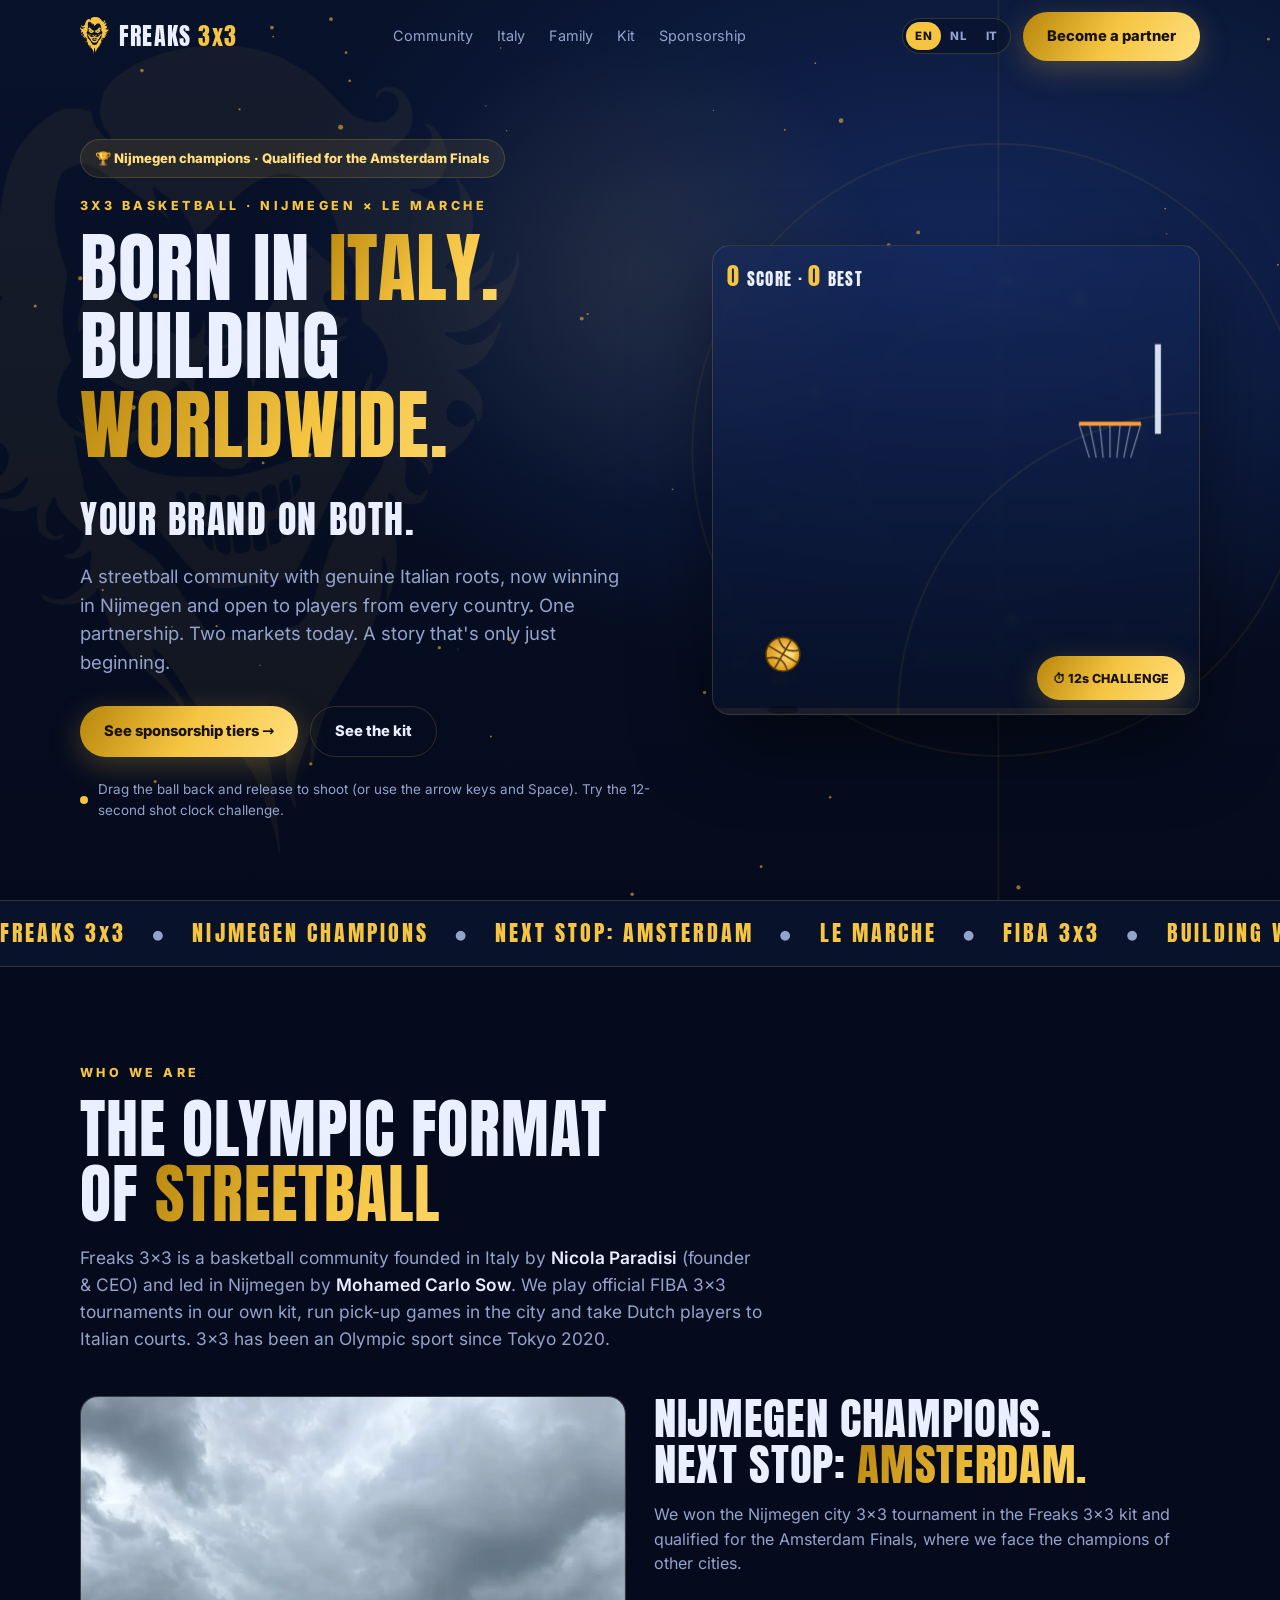
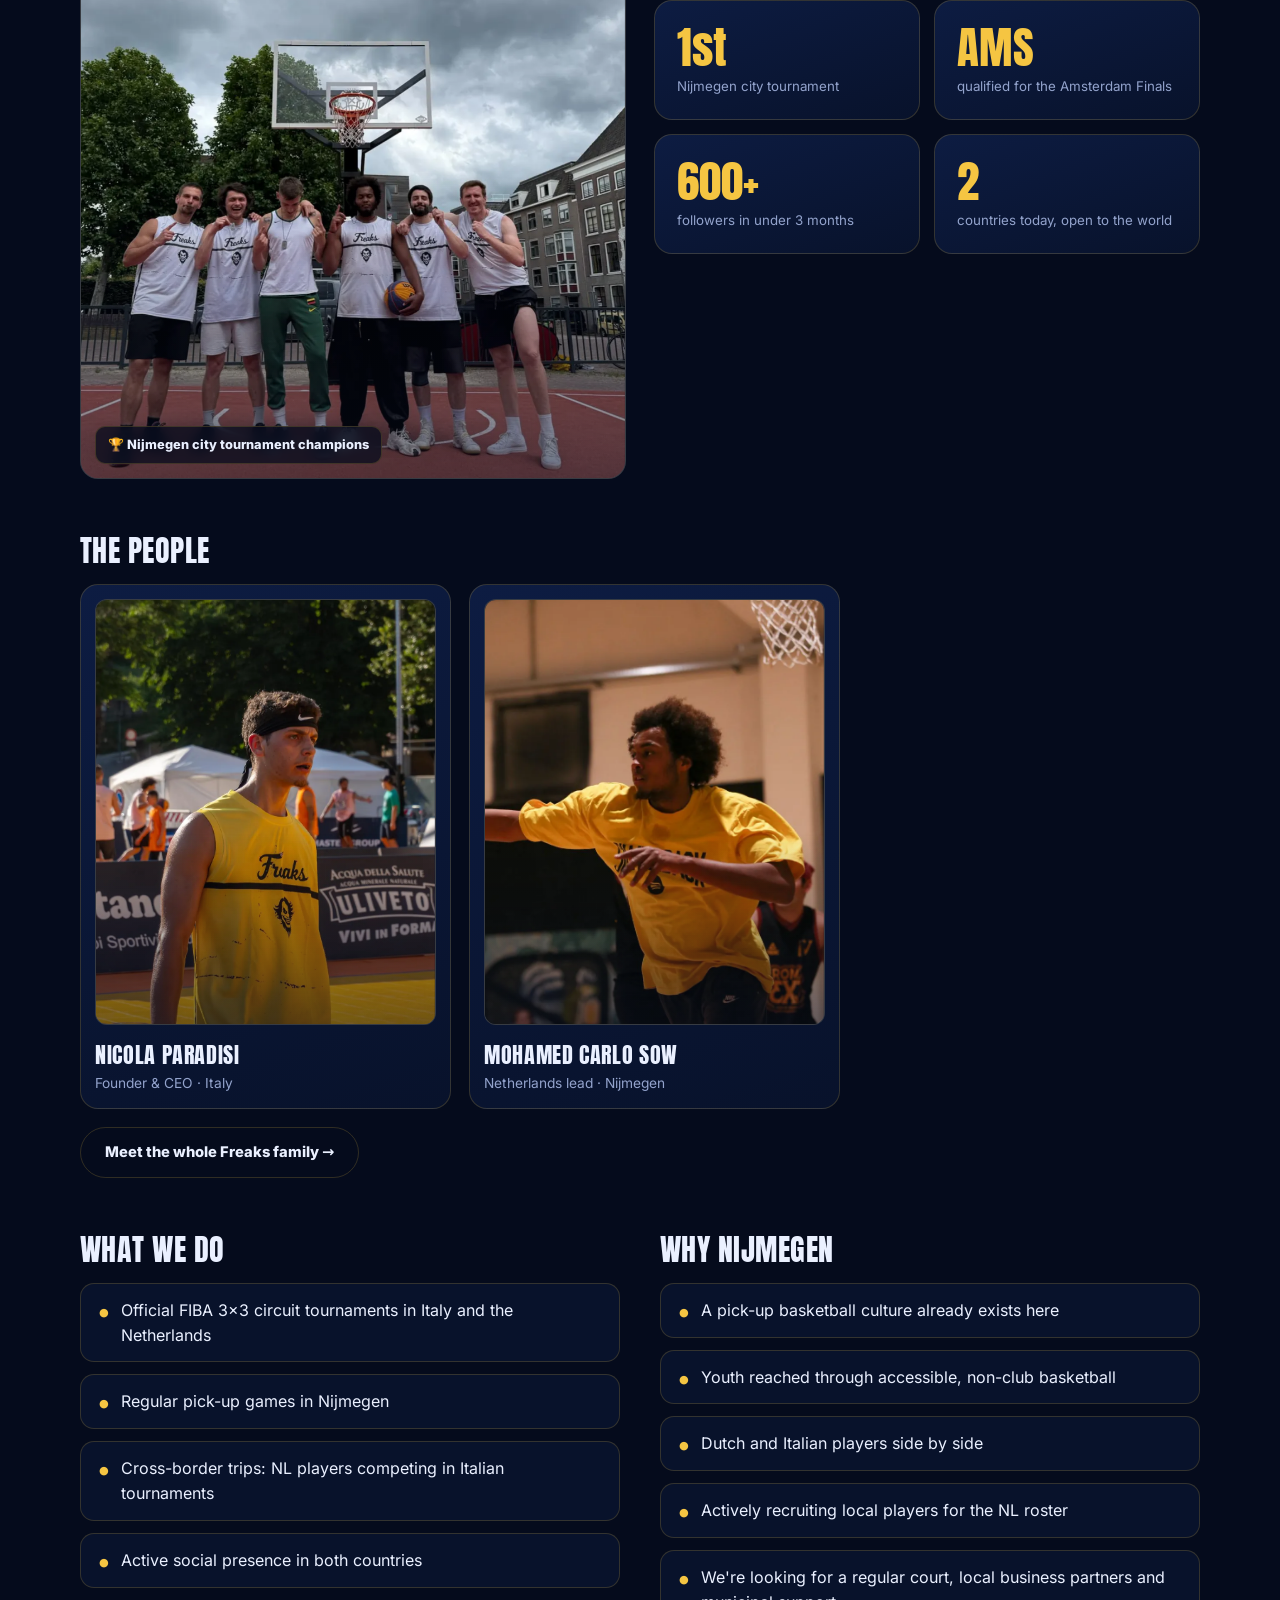
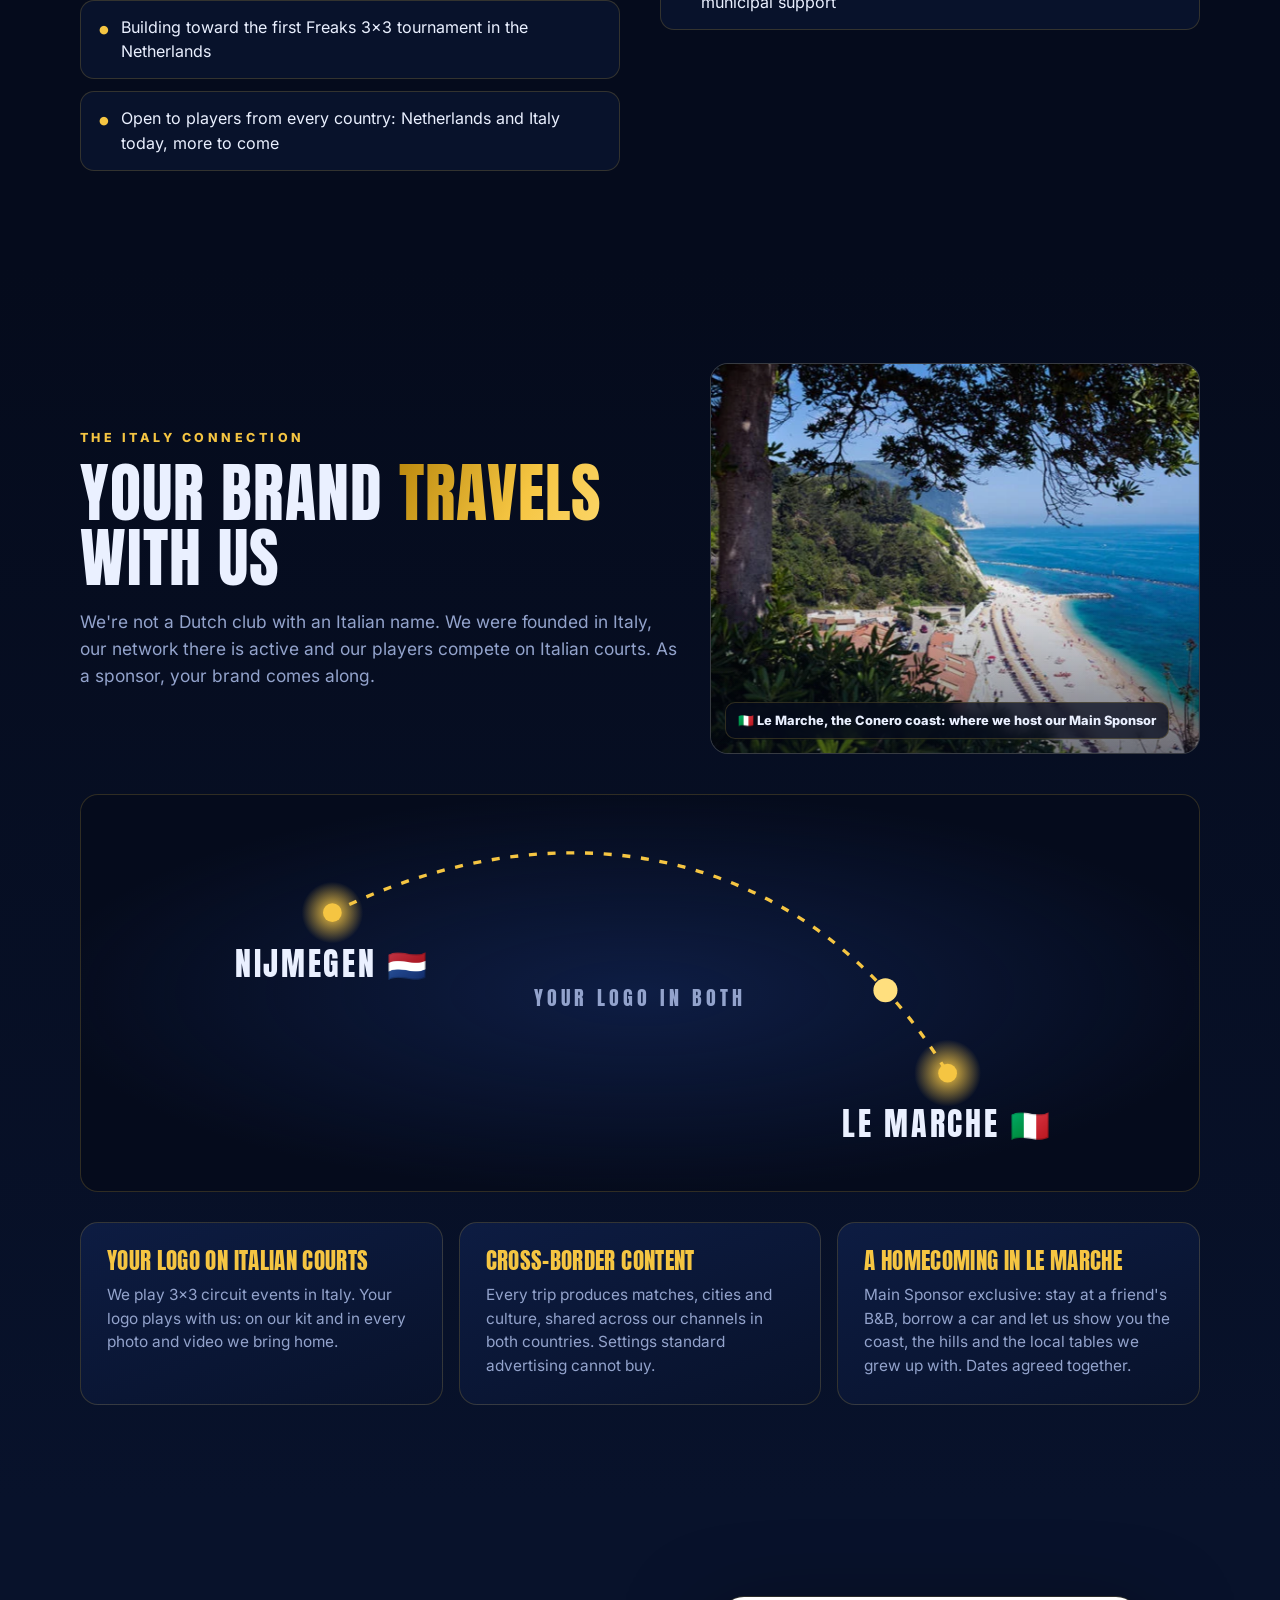
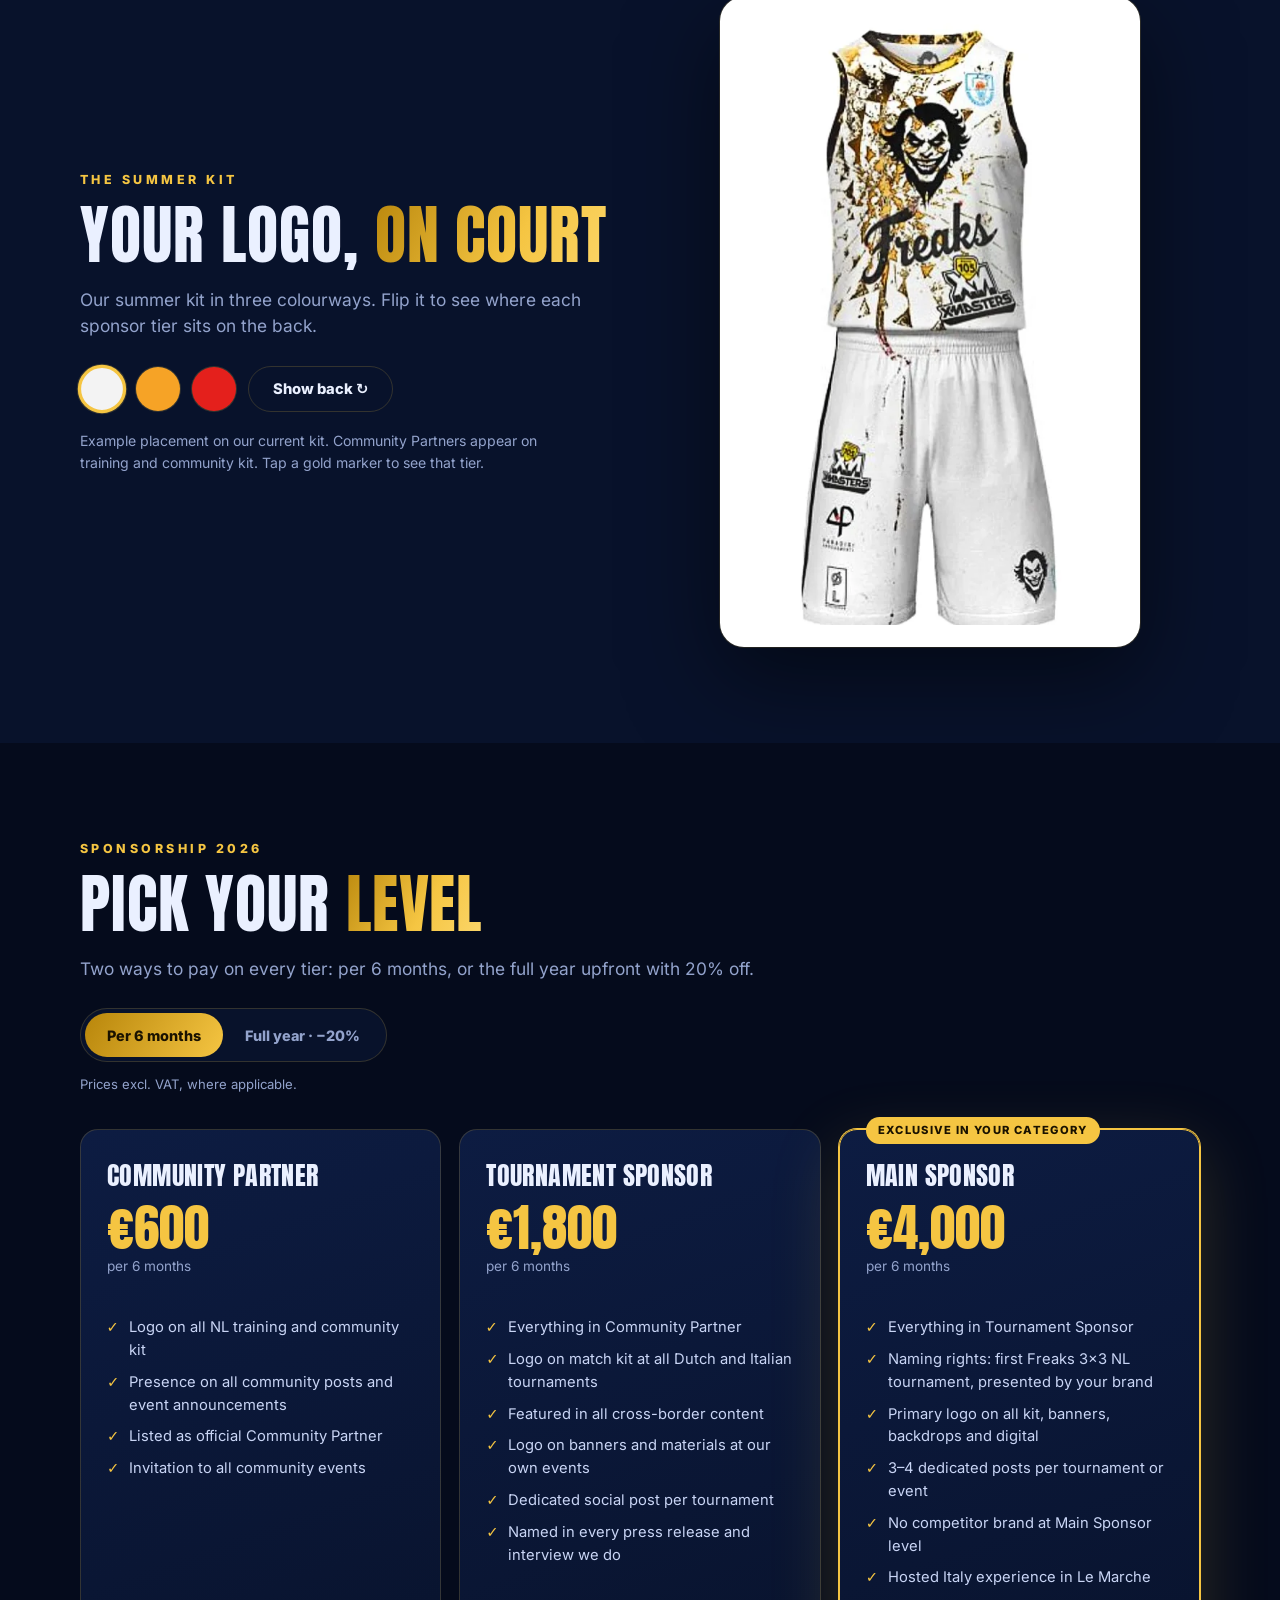
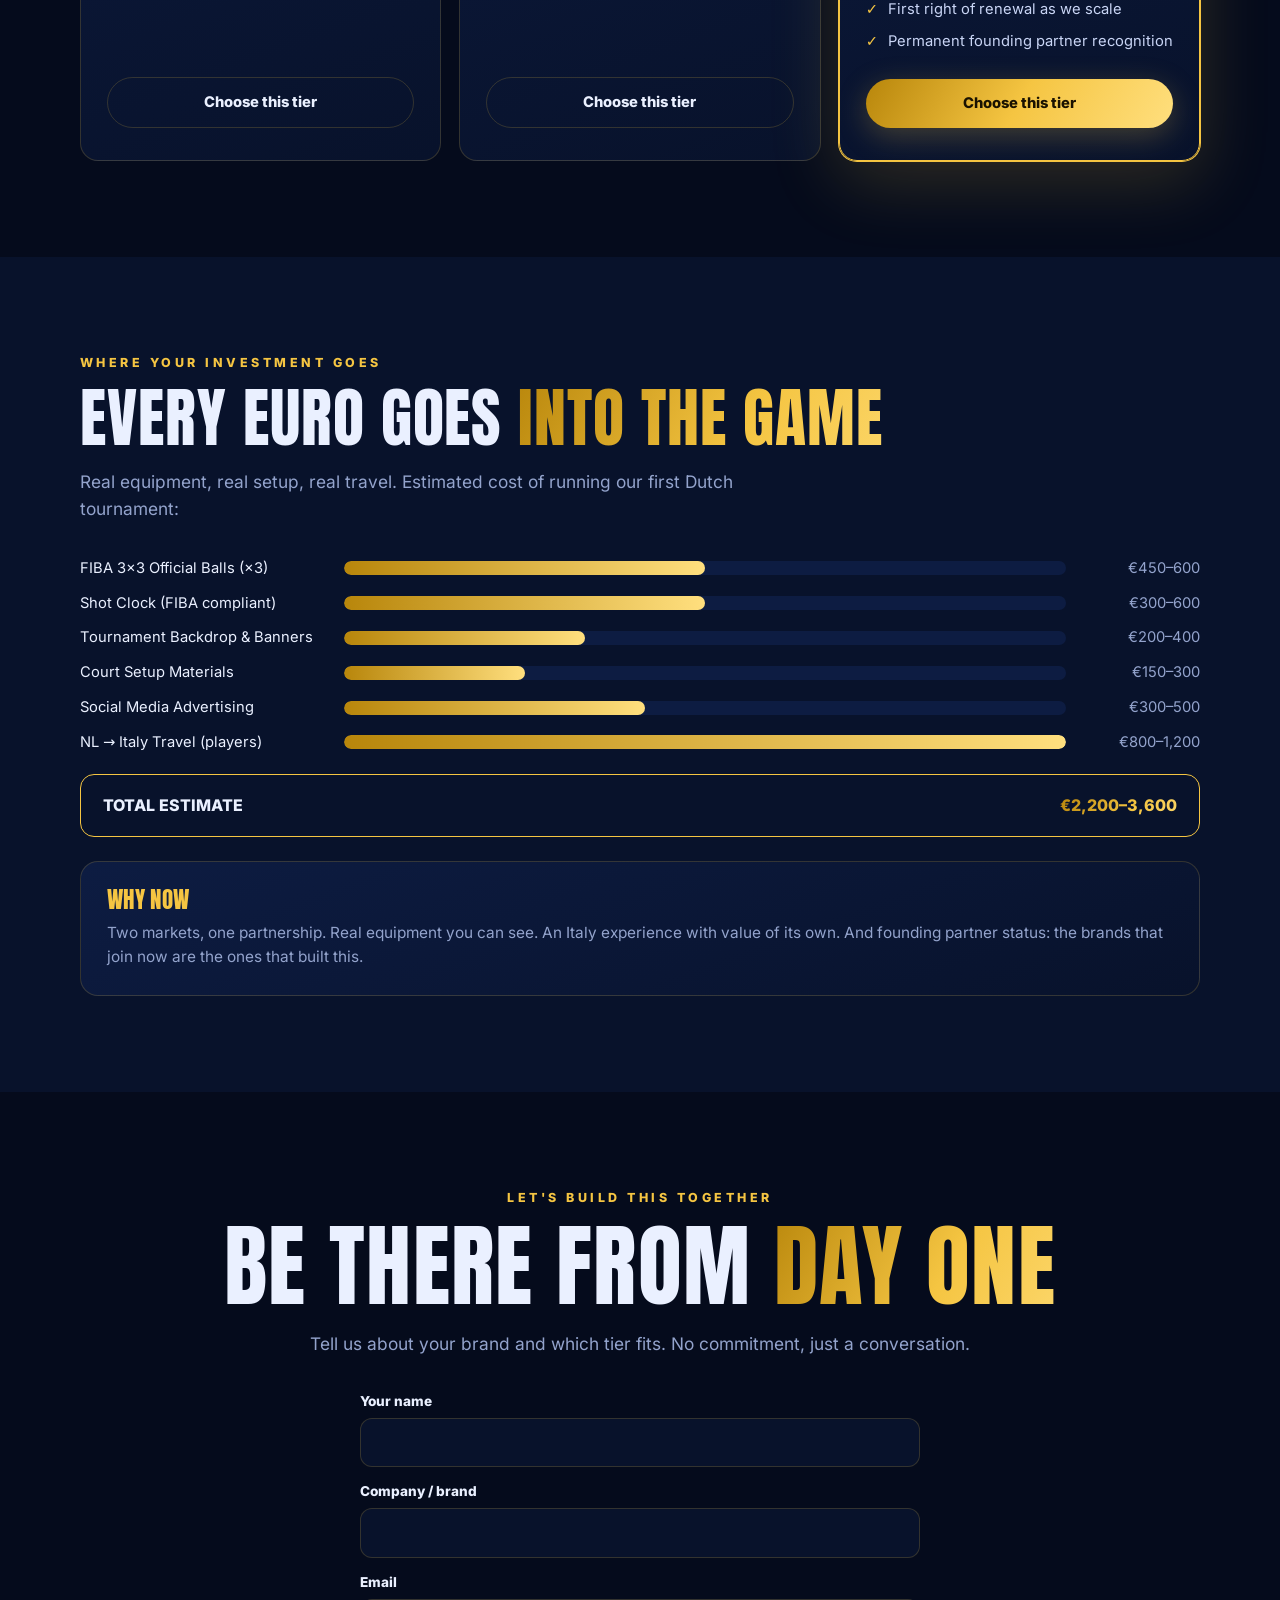
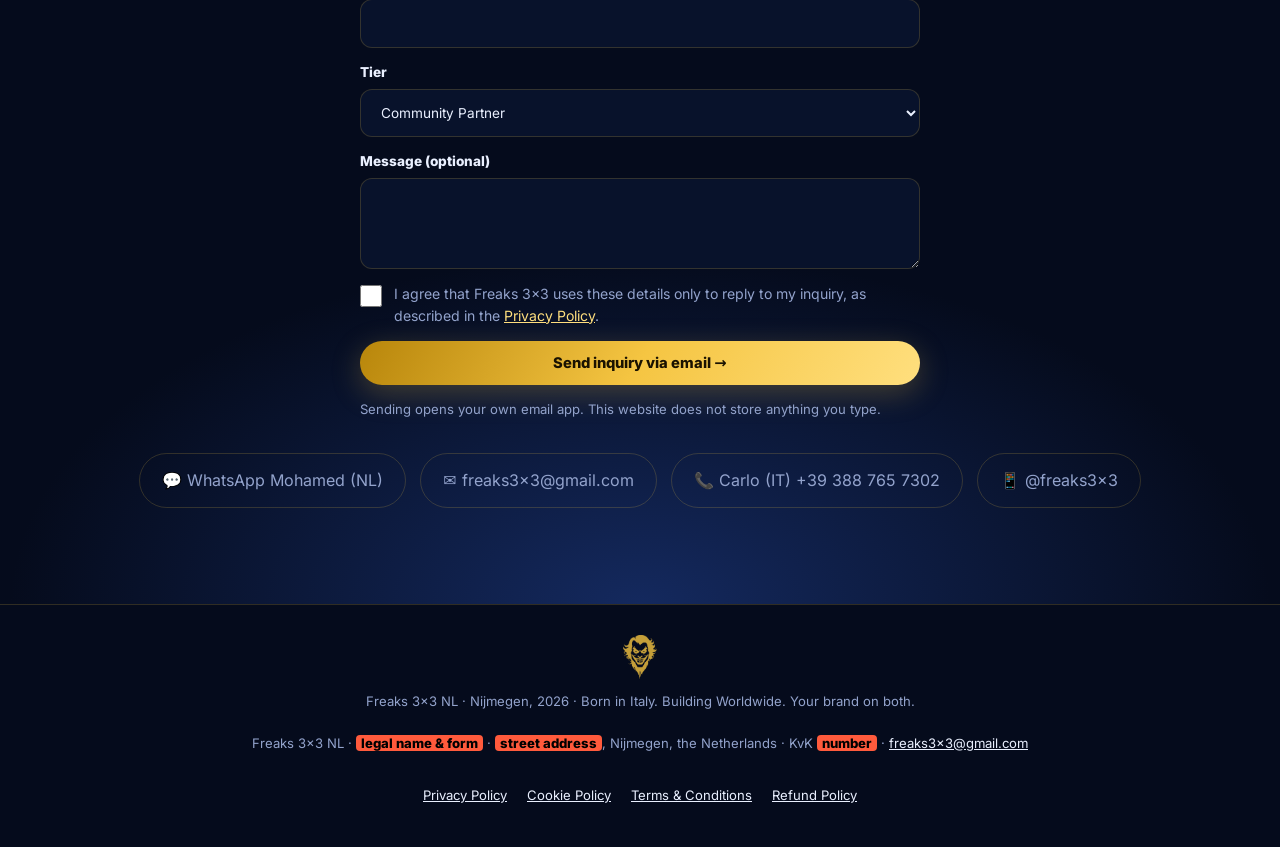
<file: index.html>
<!doctype html>
<html lang="en">
<head>
<meta charset="utf-8">
<meta name="viewport" content="width=device-width, initial-scale=1">
<title>Freaks 3x3 — Born in Italy. Building Worldwide.</title>
<meta name="description" content="Freaks 3x3 is a 3x3 basketball community founded in Italy and growing in Nijmegen. Nijmegen champions, qualified for the Amsterdam Finals. Become a founding partner.">
<meta name="theme-color" content="#050b1c">
<meta property="og:title" content="Freaks 3x3 — Born in Italy. Building Worldwide.">
<meta property="og:description" content="Cross-border 3x3 basketball in Nijmegen and Italy. Your brand on both.">
<meta property="og:type" content="website">
<meta property="og:image" content="assets/og.jpg">
<link rel="icon" type="image/png" href="assets/icon-64.png">
<link rel="apple-touch-icon" href="assets/icon-180.png">
<link rel="stylesheet" href="assets/fonts/fonts.css">
<style>
:root{
  --navy-900:#050b1c; --navy-800:#08122b; --navy-700:#0d1c42; --navy-600:#14295e;
  --gold:#f5c542; --gold-2:#ffdf7e; --gold-3:#b8860b;
  --ink:#eaf0ff; --muted:#93a3cc; --line:rgba(245,197,66,.18);
  --radius:18px;
  --display:"Anton","Impact","Arial Black",system-ui,sans-serif;
}
*{box-sizing:border-box;margin:0;padding:0}
html{scroll-behavior:smooth;scroll-padding-top:80px}
body{background:var(--navy-900);color:var(--ink);font-family:"Inter",system-ui,-apple-system,Segoe UI,Roboto,sans-serif;line-height:1.55;overflow-x:hidden}
img{display:block;max-width:100%}
a{color:inherit;text-decoration:none}
h1,h2,h3{font-family:var(--display);font-weight:400;letter-spacing:.015em;line-height:1.02;text-transform:uppercase}
.gold{background:linear-gradient(120deg,var(--gold-3),var(--gold),var(--gold-2),var(--gold));background-size:200% 100%;-webkit-background-clip:text;background-clip:text;color:transparent;animation:sheen 6s ease-in-out infinite}
@keyframes sheen{50%{background-position:100% 0}}
.wrap{width:min(1120px,100% - 32px);margin-inline:auto}
section{padding:96px 0;position:relative}
.eyebrow{font-size:.78rem;letter-spacing:.28em;text-transform:uppercase;color:var(--gold);margin-bottom:14px;font-weight:800}
.nw{white-space:nowrap}
h2{font-size:clamp(2.2rem,5.4vw,4rem);margin-bottom:18px}
.lead{color:var(--muted);max-width:62ch;font-size:1.08rem}
.lead strong{color:var(--ink);font-weight:600}

#glow{position:fixed;inset:0;pointer-events:none;z-index:1;
  background:radial-gradient(420px circle at var(--mx,50%) var(--my,30%),rgba(245,197,66,.09),transparent 60%)}

/* ---------- nav ---------- */
nav{position:fixed;top:0;left:0;right:0;z-index:50;transition:.3s;padding:12px 0}
nav.solid{background:rgba(5,11,28,.88);backdrop-filter:blur(12px);border-bottom:1px solid var(--line)}
nav .wrap{display:flex;align-items:center;justify-content:space-between;gap:16px}
.logo{display:flex;align-items:center;gap:10px;font-family:var(--display);font-size:1.5rem;letter-spacing:.05em}
.logo b{color:var(--gold);font-weight:400}
.logo img{height:38px;width:auto;transition:transform .5s}
.logo:hover img{transform:rotate(-8deg) scale(1.08)}
nav ul{display:flex;gap:24px;list-style:none;font-size:.9rem;color:var(--muted)}
nav ul a{position:relative;padding:4px 0}
nav ul a::after{content:"";position:absolute;left:0;right:0;bottom:-2px;height:2px;background:var(--gold);transform:scaleX(0);transition:transform .3s}
nav ul a:hover,nav ul a.act{color:var(--gold)}
nav ul a.act::after{transform:scaleX(1)}
nav ul .m-only{display:none}
.right{display:flex;align-items:center;gap:12px}
.lang{display:flex;border:1px solid var(--line);border-radius:999px;padding:3px;background:rgba(8,18,43,.7)}
.lang button{border:0;background:none;color:var(--muted);font-family:inherit;font-weight:800;font-size:.72rem;padding:7px 9px;border-radius:999px;cursor:pointer;letter-spacing:.06em}
.lang button.on{background:var(--gold);color:#1a1200}
.burger{display:none;background:none;border:1px solid var(--line);border-radius:12px;width:44px;height:44px;cursor:pointer;color:var(--ink);font-size:1.2rem}
.btn{display:inline-flex;align-items:center;gap:8px;padding:13px 24px;min-height:44px;border-radius:999px;font-weight:800;font-size:.92rem;border:0;cursor:pointer;transition:transform .2s,box-shadow .2s,border-color .2s,color .2s;font-family:inherit}
.btn.primary{background:linear-gradient(120deg,var(--gold-3),var(--gold),var(--gold-2));color:#1a1200;box-shadow:0 8px 30px rgba(245,197,66,.25)}
.btn.primary:hover{transform:translateY(-2px);box-shadow:0 12px 40px rgba(245,197,66,.45)}
.btn.ghost{background:transparent;color:var(--ink);border:1px solid var(--line)}
.btn.ghost:hover{border-color:var(--gold);color:var(--gold)}
@media(max-width:900px){
  nav ul{position:fixed;top:70px;left:16px;right:16px;flex-direction:column;gap:0;background:rgba(8,18,43,.97);border:1px solid var(--line);border-radius:16px;padding:8px;transform:translateY(-12px);opacity:0;pointer-events:none;transition:.25s}
  nav ul.open{transform:none;opacity:1;pointer-events:auto}
  nav ul a{display:block;padding:14px 12px;font-size:1rem}
  nav ul a::after{display:none}
  nav ul .m-only{display:block}
  .burger{display:block}
  .right .btn{display:none}
  .lang button{min-width:40px;min-height:40px}
  .logo span{display:none}
}

/* sticky mobile CTA */
#mcta{display:none}
@media(max-width:900px){
  #mcta{display:flex;position:fixed;left:12px;right:12px;bottom:12px;z-index:60;justify-content:center;transform:translateY(140%);transition:transform .35s}
  #mcta.show{transform:none}
  footer{padding-bottom:96px!important}
}

/* ---------- hero ---------- */
#hero{min-height:100vh;display:flex;align-items:center;padding:120px 0 60px;overflow:hidden;
  background:radial-gradient(1000px 600px at 75% 30%,var(--navy-600),transparent 70%),linear-gradient(180deg,var(--navy-800),var(--navy-900))}
#court{position:absolute;inset:0;width:100%;height:100%;z-index:0}
.mark{position:absolute;z-index:0;left:-6%;top:50%;width:min(620px,70vw);transform:translateY(-50%) rotate(-8deg);opacity:.05;pointer-events:none}
#hero .wrap{position:relative;z-index:2;display:grid;grid-template-columns:1.1fr .9fr;gap:36px;align-items:center}
.pill{display:inline-flex;align-items:center;gap:8px;padding:8px 14px;border:1px solid var(--line);border-radius:999px;background:rgba(245,197,66,.08);color:var(--gold-2);font-size:.82rem;font-weight:700;margin-bottom:18px;transition:.25s}
.pill:hover{border-color:var(--gold);background:rgba(245,197,66,.14)}
#hero h1{font-size:clamp(2.8rem,6vw,5rem);margin-bottom:20px}
#hero h1 .ln{display:block;overflow:hidden}
#hero h1 .ln>span{display:inline-block;animation:rise .9s cubic-bezier(.2,.8,.2,1) both}
#hero h1 .ln:nth-child(2)>span{animation-delay:.12s}
#hero h1 .ln:nth-child(3)>span{animation-delay:.24s}
#hero h1 .tag{font-size:.5em;letter-spacing:.04em;margin-top:.25em}
@keyframes rise{from{transform:translateY(105%)}}
#hero p.sub{color:var(--muted);font-size:1.15rem;max-width:46ch;margin-bottom:30px}
.cta{display:flex;gap:12px;flex-wrap:wrap}
.hint{margin-top:22px;font-size:.84rem;color:var(--muted);display:flex;align-items:center;gap:10px}
.hint i{flex:none;width:8px;height:8px;border-radius:50%;background:var(--gold);animation:pulse 1.6s infinite}
@keyframes pulse{50%{transform:scale(1.8);opacity:.3}}

/* game */
.game{position:relative;height:470px;border-radius:var(--radius);border:1px solid var(--line);background:linear-gradient(180deg,rgba(20,41,94,.55),rgba(8,18,43,.75));backdrop-filter:blur(4px);overflow:hidden;touch-action:pan-y;box-shadow:0 30px 80px rgba(0,0,0,.45)}
.game canvas{width:100%;height:100%;display:block;cursor:grab}
.game canvas:active{cursor:grabbing}
.hud{position:absolute;top:12px;left:14px;right:14px;display:flex;justify-content:space-between;align-items:center;gap:10px;pointer-events:none}
.score{font-family:var(--display);font-size:1.05rem;letter-spacing:.08em}
.score b{color:var(--gold);font-size:1.5rem;font-weight:400;margin-right:6px}
.clock{font-family:var(--display);font-size:1.6rem;color:#ff5a3c;background:#000;border:2px solid #222;border-radius:8px;padding:2px 10px;min-width:62px;text-align:center;letter-spacing:.06em;display:none;text-shadow:0 0 12px rgba(255,90,60,.7)}
.clock.on{display:block}
.chall{position:absolute;bottom:14px;right:14px;font-size:.78rem;padding:10px 16px}
.toast{position:absolute;left:50%;top:60px;transform:translateX(-50%);color:var(--gold);font-family:var(--display);font-size:1.6rem;letter-spacing:.06em;opacity:0;transition:.3s;pointer-events:none;white-space:nowrap;text-shadow:0 0 20px rgba(245,197,66,.6)}
.toast.show{opacity:1;top:72px}
@media(max-width:900px){#hero .wrap{grid-template-columns:1fr}.game{height:400px}}

/* marquee */
.marquee{border-block:1px solid var(--line);background:var(--navy-800);overflow:hidden;white-space:nowrap;padding:16px 0}
.marquee div{display:inline-block;animation:slide 32s linear infinite;font-family:var(--display);font-size:1.35rem;letter-spacing:.14em;color:var(--gold)}
.marquee span{margin:0 26px;color:var(--muted);font-size:.8rem;vertical-align:middle}
@keyframes slide{to{transform:translateX(-50%)}}

/* reveal */
.rv{opacity:0;transform:translateY(34px);transition:opacity .8s,transform .8s}
.rv.in{opacity:1;transform:none}

/* photos */
.photo{position:relative;border-radius:var(--radius);overflow:hidden;border:1px solid var(--line);background:var(--navy-700)}
.photo img{width:100%;height:115%;object-fit:cover;will-change:transform}
.photo figcaption{position:absolute;left:14px;bottom:14px;z-index:1;font-size:.8rem;font-weight:700;color:var(--ink);background:rgba(5,11,28,.72);backdrop-filter:blur(6px);border:1px solid var(--line);padding:8px 12px;border-radius:10px;max-width:calc(100% - 28px)}
.photo::after{content:"";position:absolute;inset:0;background:linear-gradient(180deg,transparent 55%,rgba(5,11,28,.55));pointer-events:none}

/* about / proof */
.proof{display:grid;grid-template-columns:1fr 1fr;gap:28px;margin-top:44px;align-items:stretch}
.proof .photo{aspect-ratio:4/5}
.proof h3{font-size:clamp(1.9rem,3.6vw,2.8rem);margin-bottom:14px}
.proof p{color:var(--muted);margin-bottom:24px}
.stats{display:grid;grid-template-columns:1fr 1fr;gap:14px}
.stat{padding:22px;border:1px solid var(--line);border-radius:var(--radius);background:linear-gradient(160deg,var(--navy-700),var(--navy-800))}
.stat b{display:block;font-family:var(--display);font-weight:400;font-size:2.8rem;color:var(--gold);line-height:1.1}
.stat small{color:var(--muted)}
.cols{display:grid;grid-template-columns:1fr 1fr;gap:40px;align-items:start;margin-top:56px}
.cols h3{font-size:1.9rem;margin-bottom:18px}
.list{list-style:none;display:grid;gap:12px}
.list li{padding:14px 18px;border:1px solid var(--line);border-radius:14px;background:var(--navy-800);transition:border-color .25s;display:flex;gap:12px}
.list li:hover{border-color:rgba(245,197,66,.45)}
.list li::before{content:"●";color:var(--gold);font-size:.7rem;margin-top:6px}
@media(max-width:860px){.proof,.cols{grid-template-columns:1fr}.proof .photo{aspect-ratio:4/4.4}}
.people{margin-top:56px}
.people>h3{font-size:1.9rem;margin-bottom:18px}
.pgrid{display:grid;grid-template-columns:1fr 1fr;gap:18px;max-width:760px}
.person{padding:14px;border:1px solid var(--line);border-radius:var(--radius);background:linear-gradient(160deg,var(--navy-700),var(--navy-800))}
.person .photo{aspect-ratio:4/5;margin-bottom:14px;border-radius:12px}
.person h4{font-family:var(--display);font-weight:400;font-size:1.35rem;letter-spacing:.03em;text-transform:uppercase}
.person p{color:var(--muted);font-size:.86rem}

/* italy */
#italy{background:linear-gradient(180deg,var(--navy-900),var(--navy-800))}
.split{display:grid;grid-template-columns:1.1fr .9fr;gap:32px;align-items:center}
.split .photo{aspect-ratio:4/4.6}
@media(max-width:860px){.split{grid-template-columns:1fr}}
.route{margin-top:40px;border:1px solid var(--line);border-radius:var(--radius);padding:24px;background:radial-gradient(600px 200px at 50% 50%,rgba(20,41,94,.6),transparent),var(--navy-900)}
.route svg{width:100%;height:auto;display:block}
.route .arc{stroke:var(--gold);stroke-width:2.5;fill:none;stroke-dasharray:6 8;animation:dash 1.4s linear infinite}
@keyframes dash{to{stroke-dashoffset:-28}}
.route text{font-family:var(--display)}
.cards3{display:grid;grid-template-columns:repeat(3,1fr);gap:16px;margin-top:30px}
.card{padding:26px;border:1px solid var(--line);border-radius:var(--radius);background:linear-gradient(160deg,var(--navy-700),var(--navy-800));transition:border-color .3s}
.card:hover{border-color:rgba(245,197,66,.45)}
.card h3{font-size:1.45rem;margin-bottom:10px;color:var(--gold)}
.card p{color:var(--muted);font-size:.96rem}
@media(max-width:800px){.cards3{grid-template-columns:1fr}}

/* kit */
#kit{background:var(--navy-800);overflow:hidden}
.kitgrid{display:grid;grid-template-columns:1fr 1fr;gap:40px;align-items:center}
@media(max-width:860px){.kitgrid{grid-template-columns:1fr}}
.stage{position:relative;background:#fff;border-radius:24px;padding:22px;box-shadow:0 30px 90px rgba(0,0,0,.5),0 0 0 1px var(--line);perspective:1400px;cursor:pointer;justify-self:center;width:min(420px,100%)}
.flip{position:relative;width:100%;aspect-ratio:517/833;transition:transform .8s cubic-bezier(.3,.7,.2,1);transform-style:preserve-3d}
.flip.b{transform:rotateY(180deg)}
.face{position:absolute;inset:0;backface-visibility:hidden;-webkit-backface-visibility:hidden}
.face img{width:100%;height:100%;object-fit:contain}
.face.back{transform:rotateY(180deg)}
.hs{position:absolute;transform:translate(-50%,-50%);width:44px;height:44px;border-radius:50%;border:0;background:none;cursor:pointer;z-index:2}
.hs::before{content:"";position:absolute;inset:8px;border-radius:50%;border:3px solid var(--gold);background:rgba(245,197,66,.25);animation:ping 1.8s infinite}
.hs span{position:absolute;left:calc(100% + 6px);top:50%;transform:translateY(-50%);white-space:nowrap;background:var(--navy-900);color:var(--gold-2);font-size:.75rem;font-weight:800;padding:6px 10px;border-radius:8px;border:1px solid var(--gold);pointer-events:none}
@keyframes ping{50%{transform:scale(1.25);box-shadow:0 0 0 8px rgba(245,197,66,.15)}}
.kitctl{display:flex;flex-wrap:wrap;gap:12px;align-items:center;margin:26px 0 18px}
.sw{width:44px;height:44px;border-radius:50%;border:3px solid transparent;cursor:pointer;box-shadow:0 0 0 1px var(--line);transition:.2s}
.sw.on{border-color:var(--gold);transform:scale(1.1)}
.sw[data-c=white]{background:#f3f3f3}.sw[data-c=orange]{background:#f6a326}.sw[data-c=red]{background:#e4201c}
.kitnote{color:var(--muted);font-size:.88rem;max-width:52ch}

/* tiers */
.toggle{display:inline-flex;margin:26px 0 12px;border:1px solid var(--line);border-radius:999px;padding:4px;background:var(--navy-800)}
.toggle button{border:0;background:none;color:var(--muted);padding:10px 22px;min-height:44px;border-radius:999px;font-weight:800;cursor:pointer;font-family:inherit;font-size:.9rem;transition:.25s}
.toggle button.on{background:linear-gradient(120deg,var(--gold-3),var(--gold));color:#1a1200}
.vat{color:var(--muted);font-size:.82rem;margin-bottom:34px}
.tiers{display:grid;grid-template-columns:repeat(3,1fr);gap:18px;align-items:stretch;perspective:1200px}
.tier{position:relative;padding:32px 26px;border:1px solid var(--line);border-radius:var(--radius);background:linear-gradient(160deg,var(--navy-700),var(--navy-800));display:flex;flex-direction:column;transition:transform .25s ease-out,opacity .8s,box-shadow .4s;transform-style:preserve-3d}
.tier.main{border-color:var(--gold);box-shadow:0 0 0 1px var(--gold),0 20px 70px rgba(245,197,66,.18)}
.tier.flash{animation:flash 1.6s ease-out}
@keyframes flash{0%,40%{box-shadow:0 0 0 3px var(--gold),0 0 80px rgba(245,197,66,.6)}}
.tier .shine{position:absolute;inset:0;border-radius:inherit;pointer-events:none;background:radial-gradient(300px circle at var(--sx,50%) var(--sy,0%),rgba(245,197,66,.13),transparent 60%);opacity:0;transition:opacity .3s}
.tier:hover .shine{opacity:1}
.badge{position:absolute;top:-13px;left:26px;background:var(--gold);color:#1a1200;font-size:.7rem;font-weight:900;letter-spacing:.12em;padding:5px 12px;border-radius:999px}
.tier h3{font-size:1.6rem;margin-bottom:6px}
.price{font-family:var(--display);font-size:3.2rem;color:var(--gold);margin:6px 0 0;line-height:1.1}
.per{color:var(--muted);font-size:.85rem;min-height:1.4em}
.save{color:var(--gold-2);font-weight:800;font-size:.85rem;min-height:1.4em}
.tier ul{list-style:none;margin:20px 0 26px;display:grid;align-content:start;gap:9px;font-size:.92rem;color:#c9d5f5;flex:1}
.tier li{padding-left:22px;position:relative}
.tier li::before{content:"✓";position:absolute;left:0;color:var(--gold);font-weight:900}
.tier .btn{justify-content:center}
@media(max-width:900px){.tiers{grid-template-columns:1fr}}

/* budget */
#invest{background:var(--navy-800)}
.budget{display:grid;gap:12px;margin-top:34px}
.bar{display:grid;grid-template-columns:250px 1fr 120px;gap:14px;align-items:center;font-size:.92rem}
.track{height:14px;border-radius:99px;background:var(--navy-700);overflow:hidden}
.fill{height:100%;width:0;border-radius:99px;background:linear-gradient(90deg,var(--gold-3),var(--gold-2));transition:width 1.2s cubic-bezier(.2,.8,.2,1)}
.bar>span:last-child{text-align:right;color:var(--muted)}
.total{margin-top:20px;padding:18px 22px;border:1px solid var(--gold);border-radius:14px;display:flex;justify-content:space-between;gap:12px;font-weight:800;flex-wrap:wrap}
.whynow{margin-top:24px}
@media(max-width:700px){.bar{grid-template-columns:1fr 100px}.bar .track{grid-column:1/-1;order:3}}

/* contact */
#contact{background:radial-gradient(900px 500px at 50% 100%,var(--navy-600),transparent 70%),var(--navy-900);text-align:center}
#contact h2{font-size:clamp(2.6rem,7vw,5.6rem)}
form{max-width:560px;margin:34px auto 0;display:grid;gap:14px;text-align:left}
label{display:grid;gap:6px;font-size:.85rem;font-weight:700;color:var(--ink)}
input,select,textarea{width:100%;padding:13px 16px;min-height:48px;border-radius:12px;border:1px solid var(--line);background:var(--navy-800);color:var(--ink);font:inherit;font-weight:400}
input:focus,select:focus,textarea:focus{outline:2px solid var(--gold);outline-offset:1px}
.contacts{display:flex;justify-content:center;gap:14px;flex-wrap:wrap;margin-top:34px}
.contacts a{padding:14px 22px;border:1px solid var(--line);border-radius:999px;color:var(--muted);transition:.25s}
.contacts a:hover{border-color:var(--gold);color:var(--gold)}
footer{padding:30px 0;text-align:center;color:var(--muted);font-size:.82rem;border-top:1px solid var(--line)}
footer img{height:44px;width:auto;margin:0 auto 12px;opacity:.8}
#thanks{display:none;color:var(--gold);font-weight:800;text-align:center}
:focus-visible{outline:2px solid var(--gold);outline-offset:3px}
.skip{position:absolute;left:12px;top:-80px;z-index:100;background:var(--gold);color:#1a1200;padding:12px 18px;border-radius:10px;font-weight:800}
.skip:focus{top:12px}
.game canvas:focus-visible{outline:3px solid var(--gold);outline-offset:-3px}
label.check{display:flex;gap:12px;align-items:flex-start;font-weight:400;font-size:.88rem;color:var(--muted)}
label.check input{width:22px;height:22px;min-height:0;padding:0;margin-top:2px;accent-color:var(--gold);flex:none}
label.check a,.formnote a{color:var(--gold-2);text-decoration:underline}
.formnote{color:var(--muted);font-size:.82rem}
footer .biz{margin-top:10px}
footer nav.legal{position:static;z-index:auto;padding:0;background:none;border:0;backdrop-filter:none;-webkit-backdrop-filter:none;transition:none}
footer .legal{display:flex;gap:6px 20px;justify-content:center;flex-wrap:wrap;margin-top:8px}
footer .legal a,footer .biz a{color:var(--ink);text-decoration:underline;display:inline-flex;align-items:center;min-height:44px}
mark.todo{background:#ff5a3c;color:#000;padding:0 5px;border-radius:4px;font-weight:700}
@media(prefers-reduced-motion:reduce){*{animation:none!important;transition:none!important}.rv{opacity:1;transform:none}}
</style>
</head>
<body>
<a class="skip" href="#main">Skip to content</a>
<div id="glow"></div>

<nav id="nav">
  <div class="wrap">
    <a href="#hero" class="logo" aria-label="Freaks 3x3 home">
      <img src="assets/logo-gold.png" alt="" width="776" height="1014">
      <span>FREAKS <b>3x3</b></span>
    </a>
    <ul id="menu">
      <li><a href="#about" data-i18n="nav.about">Community</a></li>
      <li><a href="#italy" data-i18n="nav.italy">Italy</a></li>
      <li><a href="family.html" data-i18n="nav.family">Family</a></li>
      <li><a href="#kit" data-i18n="nav.kit">Kit</a></li>
      <li><a href="#tiers" data-i18n="nav.tiers">Sponsorship</a></li>
      <li class="m-only"><a href="#contact" data-i18n="nav.contact">Contact</a></li>
    </ul>
    <div class="right">
      <div class="lang" role="group" aria-label="Language">
        <button data-lang="en" class="on" aria-pressed="true" aria-label="EN, English">EN</button><button data-lang="nl" aria-pressed="false" aria-label="NL, Nederlands">NL</button><button data-lang="it" aria-pressed="false" aria-label="IT, Italiano">IT</button>
      </div>
      <a href="#contact" class="btn primary" data-i18n="nav.cta">Become a partner</a>
      <button class="burger" id="burger" aria-label="Open menu" aria-expanded="false" aria-controls="menu">☰</button>
    </div>
  </div>
</nav>


<main id="main">
<a href="#contact" id="mcta" class="btn primary" data-i18n="mcta">Become a partner →</a>
<header id="hero">
  <canvas id="court" aria-hidden="true"></canvas>
  <img class="mark" src="assets/logo-gold.png" alt="" aria-hidden="true">
  <div class="wrap">
    <div>
      <a href="#about" class="pill" data-i18n="hero.badge">🏆 Nijmegen champions · Qualified for the Amsterdam Finals</a>
      <p class="eyebrow">3x3 Basketball · Nijmegen × <span class="nw">Le Marche</span></p>
      <h1 data-i18n="hero.h1"><span class="ln"><span>Born in <span class="gold">Italy.</span></span></span><span class="ln"><span>Building <span class="gold">Worldwide.</span></span></span><span class="ln"><span class="tag">Your brand on both.</span></span></h1>
      <p class="sub" data-i18n="hero.p">A streetball community with genuine Italian roots, now winning in Nijmegen and open to players from every country. One partnership. Two markets today. A story that's only just beginning.</p>
      <div class="cta">
        <a href="#tiers" class="btn primary" data-i18n="hero.cta">See sponsorship tiers →</a>
        <a href="#kit" class="btn ghost" data-i18n="hero.kit">See the kit</a>
      </div>
      <div class="hint"><i></i><span data-i18n="hero.hint">Drag the ball back and release to shoot (or use the arrow keys and Space). Try the 12-second shot clock challenge.</span></div>
    </div>
    <div class="game" id="game">
      <div class="hud">
        <div class="score"><b id="score">0</b><span data-i18n="g.score">SCORE</span> · <b id="best">0</b><span data-i18n="g.best">BEST</span></div>
        <div class="clock" id="clock">12.0</div>
      </div>
      <div class="toast" id="toast" role="status" aria-live="polite"></div>
      <canvas id="gc" tabindex="0" role="application" aria-label="Basketball mini-game. Drag the ball to shoot, or use the left and right arrow keys to aim, up and down to set power, and Space to shoot."></canvas>
      <button class="btn primary chall" id="chall">⏱ 12s CHALLENGE</button>
    </div>
  </div>
</header>

<div class="marquee" aria-hidden="true"><div id="mq"></div></div>

<section id="about">
  <div class="wrap">
    <p class="eyebrow rv" data-i18n="about.eye">Who we are</p>
    <h2 class="rv" data-i18n="about.h2">The Olympic format<br>of <span class="gold">streetball</span></h2>
    <p class="lead rv" data-i18n="about.p">Freaks 3x3 is a basketball community founded in Italy by <strong>Nicola Paradisi</strong> (founder &amp; CEO) and led in Nijmegen by <strong>Mohamed Carlo Sow</strong>. We play official FIBA 3x3 tournaments in our own kit, run pick-up games in the city and take Dutch players to Italian courts. 3x3 has been an Olympic sport since Tokyo 2020.</p>

    <div class="proof">
      <figure class="photo rv">
        <img src="assets/team-win.webp" alt="Six Freaks 3x3 players in white Freaks jerseys celebrating their Nijmegen tournament win on an outdoor court" loading="lazy" width="1050" height="1400">
        <figcaption data-i18n="pr.cap">🏆 Nijmegen city tournament champions</figcaption>
      </figure>
      <div class="rv">
        <h3 data-i18n="pr.h3">Nijmegen champions.<br>Next stop: <span class="gold">Amsterdam.</span></h3>
        <p data-i18n="pr.p">We won the Nijmegen city 3x3 tournament in the Freaks 3x3 kit and qualified for the Amsterdam Finals, where we face the champions of other cities.</p>
        <div class="stats">
          <div class="stat"><b>1st</b><small data-i18n="st.1">Nijmegen city tournament</small></div>
          <div class="stat"><b>AMS</b><small data-i18n="st.2">qualified for the Amsterdam Finals</small></div>
          <div class="stat"><b data-n="600" data-suf="+">600+</b><small data-i18n="st.3">followers in under 3 months</small></div>
          <div class="stat"><b data-n="2">2</b><small data-i18n="st.4">countries today, open to the world</small></div>
        </div>
      </div>
    </div>

    <div class="people">
      <h3 class="rv" data-i18n="pp.h">The people</h3>
      <div class="pgrid">
        <div class="person rv">
          <figure class="photo"><img src="assets/nicola.webp" alt="Nicola Paradisi in a yellow Freaks 3x3 jersey on court at a 3x3 event in Italy" loading="lazy" width="1280" height="1600"></figure>
          <h4>Nicola Paradisi</h4><p data-i18n="pp.r1">Founder &amp; CEO · Italy</p>
        </div>
        <div class="person rv">
          <figure class="photo"><img src="assets/mohamed.webp" alt="Mohamed Carlo Sow in a yellow shirt playing indoor basketball" loading="lazy" width="900" height="1125"></figure>
          <h4>Mohamed Carlo Sow</h4><p data-i18n="pp.r2">Netherlands lead · Nijmegen</p>
        </div>
      </div>
      <a href="family.html" class="btn ghost rv" style="margin-top:18px" data-i18n="pp.more">Meet the whole Freaks family →</a>
    </div>

    <div class="cols">
      <div class="rv">
        <h3 data-i18n="about.h3a">What we do</h3>
        <ul class="list">
          <li data-i18n="do.1">Official FIBA 3x3 circuit tournaments in Italy and the Netherlands</li>
          <li data-i18n="do.2">Regular pick-up games in Nijmegen</li>
          <li data-i18n="do.3">Cross-border trips: NL players competing in Italian tournaments</li>
          <li data-i18n="do.4">Active social presence in both countries</li>
          <li data-i18n="do.5">Building toward the first Freaks 3x3 tournament in the Netherlands</li>
          <li data-i18n="do.6">Open to players from every country: Netherlands and Italy today, more to come</li>
        </ul>
      </div>
      <div class="rv">
        <h3 data-i18n="about.h3b">Why Nijmegen</h3>
        <ul class="list">
          <li data-i18n="nj.1">A pick-up basketball culture already exists here</li>
          <li data-i18n="nj.2">Youth reached through accessible, non-club basketball</li>
          <li data-i18n="nj.3">Dutch and Italian players side by side</li>
          <li data-i18n="nj.4">Actively recruiting local players for the NL roster</li>
          <li data-i18n="nj.5">We're looking for a regular court, local business partners and municipal support</li>
        </ul>
      </div>
    </div>
  </div>
</section>

<section id="italy">
  <div class="wrap">
    <div class="split">
      <div>
        <p class="eyebrow rv" data-i18n="it.eye">The Italy connection</p>
        <h2 class="rv" data-i18n="it.h2">Your brand <span class="gold">travels</span> with us</h2>
        <p class="lead rv" data-i18n="it.p">We're not a Dutch club with an Italian name. We were founded in Italy, our network there is active and our players compete on Italian courts. As a sponsor, your brand comes along.</p>
      </div>
      <figure class="photo rv" style="aspect-ratio:5/4">
        <img src="assets/le-marche.webp" alt="The Conero coast in Le Marche, Italy: a white beach below green cliffs and a turquoise sea" loading="lazy" width="600" height="480">
        <figcaption data-i18n="it.cap">🇮🇹 Le Marche, the Conero coast: where we host our Main Sponsor</figcaption>
      </figure>
    </div>
    <div class="route rv">
      <svg viewBox="0 0 800 260" role="img" aria-label="Route from Nijmegen to Le Marche">
        <defs><radialGradient id="g"><stop offset="0" stop-color="#f5c542"/><stop offset="1" stop-color="#f5c542" stop-opacity="0"/></radialGradient></defs>
        <path id="rp" class="arc" d="M170 70 C 330 -10, 520 10, 630 190"/>
        <circle cx="170" cy="70" r="26" fill="url(#g)"><animate attributeName="r" values="18;30;18" dur="2.4s" repeatCount="indefinite"/></circle><circle cx="170" cy="70" r="7" fill="#f5c542"/>
        <circle cx="630" cy="190" r="26" fill="url(#g)"><animate attributeName="r" values="30;18;30" dur="2.4s" repeatCount="indefinite"/></circle><circle cx="630" cy="190" r="7" fill="#f5c542"/>
        <text x="170" y="118" text-anchor="middle" fill="#eaf0ff" font-size="24" letter-spacing="2">NIJMEGEN 🇳🇱</text>
        <text x="630" y="238" text-anchor="middle" fill="#eaf0ff" font-size="24" letter-spacing="2">LE MARCHE 🇮🇹</text>
        <text x="400" y="140" text-anchor="middle" fill="#93a3cc" font-size="15" letter-spacing="3" data-i18n="it.svg">YOUR LOGO IN BOTH</text>
        <circle r="9" fill="#ffdf7e"><animateMotion dur="3.4s" repeatCount="indefinite"><mpath href="#rp"/></animateMotion></circle>
      </svg>
    </div>
    <div class="cards3">
      <div class="card rv"><h3 data-i18n="it.c1h">Your logo on Italian courts</h3><p data-i18n="it.c1p">We play 3x3 circuit events in Italy. Your logo plays with us: on our kit and in every photo and video we bring home.</p></div>
      <div class="card rv"><h3 data-i18n="it.c2h">Cross-border content</h3><p data-i18n="it.c2p">Every trip produces matches, cities and culture, shared across our channels in both countries. Settings standard advertising cannot buy.</p></div>
      <div class="card rv"><h3 data-i18n="it.c3h">A homecoming in Le Marche</h3><p data-i18n="it.c3p">Main Sponsor exclusive: stay at a friend's B&amp;B, borrow a car and let us show you the coast, the hills and the local tables we grew up with. Dates agreed together.</p></div>
    </div>
  </div>
</section>

<section id="kit">
  <div class="wrap kitgrid">
    <div>
      <p class="eyebrow rv" data-i18n="kit.eye">The summer kit</p>
      <h2 class="rv" data-i18n="kit.h2">Your logo, <span class="gold">on court</span></h2>
      <p class="lead rv" data-i18n="kit.p">Our summer kit in three colourways. Flip it to see where each sponsor tier sits on the back.</p>
      <div class="kitctl rv">
        <button class="sw on" data-c="white" aria-label="White" data-i18n-al="kit.white"></button>
        <button class="sw" data-c="orange" aria-label="Orange" data-i18n-al="kit.orange"></button>
        <button class="sw" data-c="red" aria-label="Red" data-i18n-al="kit.red"></button>
        <button class="btn ghost" id="flipBtn">Show back ↻</button>
      </div>
      <p class="kitnote rv" data-i18n="kit.note">Example placement on our current kit. Community Partners appear on training and community kit. Tap a gold marker to see that tier.</p>
    </div>
    <div class="stage rv" id="stage">
      <div class="flip" id="flip">
        <div class="face front"><img id="kitF" src="assets/kit-white-front.webp" alt="Freaks 3x3 summer kit, front" width="520" height="837"></div>
        <div class="face back"><img id="kitB" src="assets/kit-white-back.webp" alt="Freaks 3x3 summer kit, back with sponsor logos" width="517" height="833">
          <button class="hs" style="left:50%;top:20%" data-go="Main Sponsor"><span data-i18n="kit.hs1">Main Sponsor: primary logo</span></button>
          <button class="hs" style="left:50%;top:33.5%" data-go="Tournament Sponsor"><span data-i18n="kit.hs2">Tournament Sponsor: match kit</span></button>
        </div>
      </div>
    </div>
  </div>
</section>

<section id="tiers">
  <div class="wrap">
    <p class="eyebrow rv" data-i18n="ti.eye">Sponsorship 2026</p>
    <h2 class="rv" data-i18n="ti.h2">Pick your <span class="gold">level</span></h2>
    <p class="lead rv" data-i18n="ti.p">Two ways to pay on every tier: per 6 months, or the full year upfront with 20% off.</p>
    <div class="toggle rv" role="group">
      <button id="t6" class="on" aria-pressed="true" data-i18n="ti.t6">Per 6 months</button>
      <button id="t12" aria-pressed="false" data-i18n="ti.t12">Full year · −20%</button>
    </div>
    <p class="vat rv" data-i18n="ti.vat">Prices excl. VAT, where applicable.</p>
    <div class="tiers">
      <article class="tier rv" data-name="Community Partner" data-a="600" data-b="960"><div class="shine"></div>
        <h3>Community Partner</h3>
        <div class="price" data-role="p">€600</div><div class="per" data-role="per">per 6 months</div><div class="save" data-role="s"></div>
        <ul>
          <li data-i18n="t1.1">Logo on all NL training and community kit</li>
          <li data-i18n="t1.2">Presence on all community posts and event announcements</li>
          <li data-i18n="t1.3">Listed as official Community Partner</li>
          <li data-i18n="t1.4">Invitation to all community events</li>
        </ul>
        <a href="#contact" class="btn ghost" data-tier="Community Partner" data-i18n="ti.choose">Choose this tier</a>
      </article>
      <article class="tier rv" data-name="Tournament Sponsor" data-a="1800" data-b="2880"><div class="shine"></div>
        <h3>Tournament Sponsor</h3>
        <div class="price" data-role="p">€1,800</div><div class="per" data-role="per">per 6 months</div><div class="save" data-role="s"></div>
        <ul>
          <li data-i18n="t2.1">Everything in Community Partner</li>
          <li data-i18n="t2.2">Logo on match kit at all Dutch and Italian tournaments</li>
          <li data-i18n="t2.3">Featured in all cross-border content</li>
          <li data-i18n="t2.4">Logo on banners and materials at our own events</li>
          <li data-i18n="t2.5">Dedicated social post per tournament</li>
          <li data-i18n="t2.6">Named in every press release and interview we do</li>
        </ul>
        <a href="#contact" class="btn ghost" data-tier="Tournament Sponsor" data-i18n="ti.choose">Choose this tier</a>
      </article>
      <article class="tier main rv" data-name="Main Sponsor" data-a="4000" data-b="6400"><div class="shine"></div>
        <span class="badge" data-i18n="ti.badge">EXCLUSIVE IN YOUR CATEGORY</span>
        <h3>Main Sponsor</h3>
        <div class="price" data-role="p">€4,000</div><div class="per" data-role="per">per 6 months</div><div class="save" data-role="s"></div>
        <ul>
          <li data-i18n="t3.1">Everything in Tournament Sponsor</li>
          <li data-i18n="t3.2">Naming rights: first Freaks 3x3 NL tournament, presented by your brand</li>
          <li data-i18n="t3.3">Primary logo on all kit, banners, backdrops and digital</li>
          <li data-i18n="t3.4">3–4 dedicated posts per tournament or event</li>
          <li data-i18n="t3.5">No competitor brand at Main Sponsor level</li>
          <li data-i18n="t3.6">Hosted Italy experience in Le Marche</li>
          <li data-i18n="t3.7">First right of renewal as we scale</li>
          <li data-i18n="t3.8">Permanent founding partner recognition</li>
        </ul>
        <a href="#contact" class="btn primary" data-tier="Main Sponsor" data-i18n="ti.choose">Choose this tier</a>
      </article>
    </div>
  </div>
</section>

<section id="invest">
  <div class="wrap">
    <p class="eyebrow rv" data-i18n="in.eye">Where your investment goes</p>
    <h2 class="rv" data-i18n="in.h2">Every euro goes <span class="gold">into the game</span></h2>
    <p class="lead rv" data-i18n="in.p">Real equipment, real setup, real travel. Estimated cost of running our first Dutch tournament:</p>
    <div class="budget rv" id="budget"></div>
    <div class="total rv"><span data-i18n="in.total">TOTAL ESTIMATE</span><span class="gold" id="btotal">€2,200–3,600</span></div>
    <div class="card whynow rv"><h3 data-i18n="in.wh">Why now</h3><p data-i18n="in.wp">Two markets, one partnership. Real equipment you can see. An Italy experience with value of its own. And founding partner status: the brands that join now are the ones that built this.</p></div>
  </div>
</section>

<section id="contact">
  <div class="wrap">
    <p class="eyebrow rv" data-i18n="ct.eye">Let's build this together</p>
    <h2 class="rv" data-i18n="ct.h2">Be there from <span class="gold">day one</span></h2>
    <p class="lead rv" style="margin-inline:auto" data-i18n="ct.p">Tell us about your brand and which tier fits. No commitment, just a conversation.</p>
    <form id="form" class="rv">
      <label><span data-i18n="f.name">Your name</span><input name="name" required autocomplete="name"></label>
      <label><span data-i18n="f.company">Company / brand</span><input name="company" required autocomplete="organization"></label>
      <label><span data-i18n="f.email">Email</span><input name="email" type="email" required autocomplete="email"></label>
      <label><span data-i18n="f.tier">Tier</span>
        <select name="tier" id="tierSel">
          <option value="Community Partner">Community Partner</option><option value="Tournament Sponsor">Tournament Sponsor</option><option value="Main Sponsor">Main Sponsor</option><option value="Not sure yet" data-i18n="f.unsure">Not sure yet</option>
        </select>
      </label>
      <label><span data-i18n="f.msg">Message (optional)</span><textarea name="msg" rows="3"></textarea></label>
      <label class="check"><input type="checkbox" name="consent" required><span data-i18n="f.consent">I agree that Freaks 3x3 uses these details only to reply to my inquiry, as described in the <a href="privacy.html">Privacy Policy</a>.</span></label>
      <button class="btn primary" type="submit" style="justify-content:center" data-i18n="f.send">Send inquiry via email →</button>
      <p class="formnote" data-i18n="f.note">Sending opens your own email app. This website does not store anything you type.</p>
      <p id="thanks" data-i18n="f.thanks">Your email app should now open with the inquiry to freaks3x3@gmail.com. Prefer WhatsApp? Use the button below.</p>
    </form>
    <div class="contacts rv">
      <a href="https://wa.me/31614395997" target="_blank" rel="noopener">💬 WhatsApp Mohamed (NL)</a>
      <a href="mailto:freaks3x3@gmail.com">✉️ freaks3x3@gmail.com</a>
      <a href="tel:+393887657302">📞 Carlo (IT) +39 388 765 7302</a>
      <a href="https://instagram.com/freaks3x3" target="_blank" rel="noopener">📱 @freaks3x3</a>
    </div>
  </div>
</section>

</main>

<footer>
  <img src="assets/logo-gold.png" alt="" loading="lazy" width="776" height="1014">
  <span data-i18n="foot">Freaks 3x3 NL · Nijmegen, 2026 · Born in Italy. Building Worldwide. Your brand on both.</span>
  <p class="biz">Freaks 3x3 NL · <mark class="todo">legal name &amp; form</mark> · <mark class="todo">street address</mark>, Nijmegen, the Netherlands · KvK <mark class="todo">number</mark> · <a href="mailto:freaks3x3@gmail.com">freaks3x3@gmail.com</a></p>
  <nav class="legal" aria-label="Legal"><a href="privacy.html">Privacy Policy</a><a href="cookies.html">Cookie Policy</a><a href="terms.html">Terms &amp; Conditions</a><a href="refunds.html">Refund Policy</a></nav>
</footer>

<script>
(()=>{
const $=s=>document.querySelector(s), $$=s=>[...document.querySelectorAll(s)];
const reduce=matchMedia('(prefers-reduced-motion: reduce)').matches;

/* ---------- i18n: [nl, it]; English lives in the HTML ---------- */
const H1=(a,b,c,d,e)=>`<span class="ln"><span>${a} <span class="gold">${b}</span></span></span><span class="ln"><span>${c} <span class="gold">${d}</span></span></span><span class="ln"><span class="tag">${e}</span></span>`;
const T={
 'nav.about':['Community','Community'],'nav.italy':['Italië','Italia'],'nav.kit':['Tenue','Divisa'],'nav.family':['Familie','Famiglia'],
 'nav.tiers':['Sponsoring','Sponsorizzazioni'],'nav.contact':['Contact','Contatti'],
 'nav.cta':['Word partner','Diventa partner'],'mcta':['Word partner →','Diventa partner →'],
 'hero.badge':['🏆 Kampioen van Nijmegen · Geplaatst voor de finale in Amsterdam','🏆 Campioni di Nijmegen · Qualificati per le finali di Amsterdam'],
 'hero.h1':[H1('Geboren in','Italië.','Groeien','wereldwijd.','Jouw merk in beide.'),H1('Nati in','Italia.','Cresciamo nel','mondo.','Il tuo brand in entrambi.')],
 'hero.p':['Een streetball-community met echte Italiaanse roots, nu winnend in Nijmegen en open voor spelers uit elk land. Eén partnerschap. Vandaag twee markten. Een verhaal dat net begint.','Una community streetball con vere radici italiane, ora vincente a Nijmegen e aperta a giocatori di ogni paese. Una partnership. Oggi due mercati. Una storia appena iniziata.'],
 'hero.cta':['Bekijk de pakketten →','Scopri i pacchetti →'],'hero.kit':['Bekijk het tenue','Vedi la divisa'],
 'hero.hint':['Trek de bal naar achteren en laat los om te schieten (of gebruik de pijltjestoetsen en spatie). Probeer de 12-seconden shot clock challenge.','Trascina la palla indietro e rilascia per tirare (o usa le frecce e la barra spaziatrice). Prova la sfida dei 12 secondi.'],
 'g.score':['PUNTEN','PUNTI'],'g.best':['RECORD','RECORD'],
 'about.eye':['Wie we zijn','Chi siamo'],
 'about.h2':['Het Olympische format<br>van <span class="gold">streetball</span>','Il formato olimpico<br>dello <span class="gold">streetball</span>'],
 'about.p':['Freaks 3x3 is een basketbalcommunity, in Italië opgericht door <strong>Nicola Paradisi</strong> (oprichter &amp; CEO) en in Nijmegen geleid door <strong>Mohamed Carlo Sow</strong>. We spelen officiële FIBA 3x3-toernooien in ons eigen tenue, organiseren pick-up games in de stad en nemen Nederlandse spelers mee naar Italiaanse courts. 3x3 is sinds Tokio 2020 een Olympische sport.','Freaks 3x3 è una community di basket fondata in Italia da <strong>Nicola Paradisi</strong> (fondatore e CEO) e guidata a Nijmegen da <strong>Mohamed Carlo Sow</strong>. Giochiamo tornei ufficiali FIBA 3x3 con la nostra divisa, organizziamo partite pick-up in città e portiamo giocatori olandesi sui campi italiani. Il 3x3 è sport olimpico da Tokyo 2020.'],
 'pr.cap':['🏆 Kampioen stadstoernooi Nijmegen','🏆 Campioni del torneo cittadino di Nijmegen'],
 'pr.h3':['Kampioen van Nijmegen.<br>Volgende halte: <span class="gold">Amsterdam.</span>','Campioni di Nijmegen.<br>Prossima tappa: <span class="gold">Amsterdam.</span>'],
 'pr.p':['We wonnen het 3x3-stadstoernooi van Nijmegen in het Freaks 3x3-tenue en plaatsten ons voor de finale in Amsterdam, tegen de kampioenen van andere steden.','Abbiamo vinto il torneo cittadino 3x3 di Nijmegen con la divisa Freaks 3x3 e ci siamo qualificati per le finali di Amsterdam, contro i campioni delle altre città.'],
 'st.1':['stadstoernooi Nijmegen','torneo cittadino di Nijmegen'],
 'st.2':['geplaatst voor de finale in Amsterdam','qualificati per le finali di Amsterdam'],
 'st.3':['volgers in minder dan 3 maanden','follower in meno di 3 mesi'],
 'st.4':['landen vandaag, open voor de wereld','paesi oggi, aperti al mondo'],
 'about.h3a':['Wat we doen','Cosa facciamo'],
 'do.1':['Officiële FIBA 3x3-circuittoernooien in Italië en Nederland','Tornei ufficiali del circuito FIBA 3x3 in Italia e nei Paesi Bassi'],
 'do.2':['Regelmatige pick-up games in Nijmegen','Partite pick-up regolari a Nijmegen'],
 'do.3':['Grensoverschrijdende trips: NL-spelers op Italiaanse toernooien','Trasferte: giocatori olandesi nei tornei italiani'],
 'do.4':['Actief op social media in beide landen','Presenza social attiva in entrambi i paesi'],
 'do.5':['Op weg naar het eerste Freaks 3x3-toernooi in Nederland','Verso il primo torneo Freaks 3x3 nei Paesi Bassi'],
 'do.6':['Open voor spelers uit elk land: vandaag Nederland en Italië, straks meer','Aperti a giocatori di ogni paese: oggi Paesi Bassi e Italia, presto altri'],
 'about.h3b':['Waarom Nijmegen','Perché Nijmegen'],
 'nj.1':['Er is hier al een pick-up-basketbalcultuur','Qui esiste già una cultura del basket pick-up'],
 'nj.2':['Jongeren bereiken met toegankelijk basketbal buiten de club','Giovani coinvolti con un basket accessibile, fuori dai club'],
 'nj.3':['Nederlandse en Italiaanse spelers zij aan zij','Giocatori olandesi e italiani fianco a fianco'],
 'nj.4':['Actief op zoek naar lokale spelers voor de NL-selectie','Reclutiamo giocatori locali per il roster olandese'],
 'nj.5':['We zoeken een vaste court, lokale zakenpartners en steun van de gemeente','Cerchiamo un campo fisso, partner locali e supporto dal comune'],
 'it.eye':['De Italië-connectie','La connessione italiana'],
 'it.h2':['Jouw merk <span class="gold">reist</span> met ons mee','Il tuo brand <span class="gold">viaggia</span> con noi'],
 'it.p':['We zijn geen Nederlandse club met een Italiaanse naam. We zijn opgericht in Italië, ons netwerk daar is actief en onze spelers spelen op Italiaanse courts. Als sponsor gaat jouw merk mee.','Non siamo un club olandese con un nome italiano. Siamo nati in Italia, la nostra rete lì è attiva e i nostri giocatori giocano sui campi italiani. Come sponsor, il tuo brand viene con noi.'],
 'it.cap':['🇮🇹 Le Marche, de Conero-kust: hier ontvangen we onze Main Sponsor','🇮🇹 Le Marche, la costa del Conero: qui ospitiamo il nostro Main Sponsor'],
 'pp.h':['De mensen','Le persone'],
 'pp.more':['Maak kennis met de hele Freaks-familie →','Conosci tutta la famiglia Freaks →'],
 'pp.r1':['Oprichter &amp; CEO · Italië','Fondatore e CEO · Italia'],
 'pp.r2':['Teamleider Nederland · Nijmegen','Responsabile Paesi Bassi · Nijmegen'],
 'it.svg':['JOUW LOGO IN BEIDE','IL TUO LOGO IN ENTRAMBI'],
 'it.c1h':['Jouw logo op Italiaanse courts','Il tuo logo sui campi italiani'],
 'it.c1p':['We spelen 3x3-circuitevents in Italië. Jouw logo speelt mee: op ons tenue en in elke foto en video die we mee naar huis nemen.','Giochiamo eventi del circuito 3x3 in Italia. Il tuo logo gioca con noi: sulla divisa e in ogni foto e video che portiamo a casa.'],
 'it.c2h':['Grensoverschrijdende content','Contenuti cross-border'],
 'it.c2p':['Elke trip levert wedstrijden, steden en cultuur op, gedeeld op onze kanalen in beide landen. Plekken die je met gewone reclame niet kunt kopen.','Ogni trasferta produce partite, città e cultura, condivise sui nostri canali in entrambi i paesi. Contesti che la pubblicità tradizionale non può comprare.'],
 'it.c3h':['Thuiskomen in Le Marche','Di casa nelle Marche'],
 'it.c3p':['Exclusief voor de Main Sponsor: verblijf in de B&amp;B van een vriend, leen een auto en laat ons de kust, de heuvels en de lokale keuken zien waarmee we zijn opgegroeid. Data in overleg.','Esclusiva Main Sponsor: soggiorno nel B&amp;B di un amico, un’auto a disposizione e noi a mostrarti la costa, le colline e le tavole con cui siamo cresciuti. Date da concordare insieme.'],
 'kit.eye':['Het zomertenue','La divisa estiva'],
 'kit.h2':['Jouw logo <span class="gold">op de court</span>','Il tuo logo <span class="gold">in campo</span>'],
 'kit.p':['Ons zomertenue in drie kleuren. Draai het om en zie waar elk sponsorpakket op de achterkant komt.','La nostra divisa estiva in tre colori. Girala per vedere dove va ogni livello di sponsor sul retro.'],
 'kit.note':['Voorbeeldplaatsing op ons huidige tenue. Community Partners staan op de trainings- en communitykleding. Tik op een gouden markering om dat pakket te zien.','Esempio di posizionamento sulla divisa attuale. I Community Partner vanno sul kit da allenamento e community. Tocca un indicatore dorato per vedere il pacchetto.'],
 'kit.hs1':['Main Sponsor: hoofdlogo','Main Sponsor: logo principale'],
 'kit.hs2':['Tournament Sponsor: wedstrijdtenue','Tournament Sponsor: divisa da gara'],
 'kit.white':['Wit','Bianco'],'kit.orange':['Oranje','Arancione'],'kit.red':['Rood','Rosso'],
 'ti.eye':['Sponsoring 2026','Sponsorizzazioni 2026'],
 'ti.h2':['Kies jouw <span class="gold">niveau</span>','Scegli il tuo <span class="gold">livello</span>'],
 'ti.p':['Twee betaalopties per pakket: per 6 maanden, of het hele jaar vooruit met 20% korting.','Due opzioni di pagamento per ogni pacchetto: ogni 6 mesi, oppure l’anno intero in anticipo con il 20% di sconto.'],
 'ti.t6':['Per 6 maanden','Ogni 6 mesi'],'ti.t12':['Heel jaar · −20%','Anno intero · −20%'],
 'ti.vat':['Prijzen excl. btw, indien van toepassing.','Prezzi IVA esclusa, ove applicabile.'],
 'ti.choose':['Kies dit pakket','Scegli questo pacchetto'],
 'ti.badge':['EXCLUSIEF IN JOUW BRANCHE','ESCLUSIVO NEL TUO SETTORE'],
 't1.1':['Logo op alle NL-trainings- en communitykleding','Logo su tutto il kit da allenamento e community NL'],
 't1.2':['Zichtbaar in alle communityposts en eventaankondigingen','Presenza in tutti i post e gli annunci degli eventi'],
 't1.3':['Vermeld als officiële Community Partner','Citato come Community Partner ufficiale'],
 't1.4':['Uitnodiging voor alle communityevents','Invito a tutti gli eventi della community'],
 't2.1':['Alles uit Community Partner','Tutto il pacchetto Community Partner'],
 't2.2':['Logo op het wedstrijdtenue bij alle Nederlandse en Italiaanse toernooien','Logo sulla divisa da gara in tutti i tornei olandesi e italiani'],
 't2.3':['Te zien in alle grensoverschrijdende content','Presente in tutti i contenuti cross-border'],
 't2.4':['Logo op banners en materialen bij onze eigen events','Logo su banner e materiali dei nostri eventi'],
 't2.5':['Eigen social post per toernooi','Post social dedicato per ogni torneo'],
 't2.6':['Genoemd in elk persbericht en interview dat we doen','Citato in ogni comunicato stampa e intervista che facciamo'],
 't3.1':['Alles uit Tournament Sponsor','Tutto il pacchetto Tournament Sponsor'],
 't3.2':['Naamrecht: het eerste Freaks 3x3 NL-toernooi, presented by jouw merk','Naming rights: il primo torneo Freaks 3x3 NL, presented by il tuo brand'],
 't3.3':['Hoofdlogo op alle kleding, banners, backdrops en digitale content','Logo principale su divise, banner, backdrop e contenuti digitali'],
 't3.4':['3–4 eigen posts per toernooi of event','3–4 post dedicati per torneo o evento'],
 't3.5':['Geen concurrerend merk op Main Sponsor-niveau','Nessun concorrente a livello Main Sponsor'],
 't3.6':['Verzorgde Italië-ervaring in Le Marche','Esperienza Italia ospitata nelle Marche'],
 't3.7':['Eerste recht op verlenging als we groeien','Diritto di prelazione sul rinnovo mentre cresciamo'],
 't3.8':['Blijvende erkenning als founding partner','Riconoscimento permanente come founding partner'],
 'in.eye':['Waar je investering naartoe gaat','Dove va il tuo investimento'],
 'in.h2':['Elke euro gaat <span class="gold">naar het spel</span>','Ogni euro va <span class="gold">nel gioco</span>'],
 'in.p':['Echte uitrusting, echte opbouw, echte reizen. Geschatte kosten van ons eerste Nederlandse toernooi:','Attrezzatura vera, allestimento vero, trasferte vere. Costo stimato del nostro primo torneo olandese:'],
 'in.total':['TOTAAL GESCHAT','TOTALE STIMATO'],
 'in.wh':['Waarom nu','Perché ora'],
 'in.wp':['Twee markten, één partnerschap. Echte uitrusting die je kunt zien. Een Italië-ervaring met eigen waarde. En de status van founding partner: de merken die nu instappen, zijn de merken die dit hebben gebouwd.','Due mercati, una partnership. Attrezzatura vera, che puoi vedere. Un’esperienza in Italia che vale da sola. E lo status di founding partner: i brand che entrano ora sono quelli che hanno costruito tutto questo.'],
 'ct.eye':['Laten we dit samen bouwen','Costruiamolo insieme'],
 'ct.h2':['Erbij vanaf <span class="gold">dag één</span>','Con noi dal <span class="gold">primo giorno</span>'],
 'ct.p':['Vertel ons over je merk en welk pakket past. Geen verplichtingen, gewoon een gesprek.','Raccontaci del tuo brand e quale pacchetto fa per te. Nessun impegno, solo una conversazione.'],
 'f.name':['Je naam','Il tuo nome'],'f.company':['Bedrijf / merk','Azienda / brand'],'f.email':['E-mail','Email'],
 'f.tier':['Pakket','Pacchetto'],'f.unsure':['Weet ik nog niet','Non so ancora'],'f.msg':['Bericht (optioneel)','Messaggio (facoltativo)'],
 'f.consent':['Ik ga ermee akkoord dat Freaks 3x3 deze gegevens alleen gebruikt om op mijn aanvraag te reageren, zoals beschreven in het <a href="privacy.html">privacybeleid</a>.','Accetto che Freaks 3x3 usi questi dati solo per rispondere alla mia richiesta, come descritto nella <a href="privacy.html">Privacy Policy</a>.'],
 'f.note':['Verzenden opent je eigen mailprogramma. Deze website slaat niets op van wat je invult.','L’invio apre la tua app email. Questo sito non salva nulla di ciò che scrivi.'],
 'f.send':['Verstuur aanvraag via e-mail →','Invia richiesta via email →'],
 'f.thanks':['Je mailprogramma opent nu met de aanvraag aan freaks3x3@gmail.com. Liever WhatsApp? Gebruik de knop hieronder.','La tua app email si aprirà con la richiesta a freaks3x3@gmail.com. Preferisci WhatsApp? Usa il pulsante qui sotto.'],
 'foot':['Freaks 3x3 NL · Nijmegen, 2026 · Geboren in Italië. Groeien wereldwijd. Jouw merk in beide.','Freaks 3x3 NL · Nijmegen, 2026 · Nati in Italia. Cresciamo nel mondo. Il tuo brand in entrambi.'],
 // strings used only from JS
 'ti.per6':['per 6 maanden','ogni 6 mesi'],'ti.per12':['per jaar, vooruitbetaald','all’anno, pagato in anticipo'],'ti.save':['Bespaar','Risparmi'],
 'g.start':['⏱ 12s CHALLENGE','⏱ SFIDA 12s'],'g.stop':['STOP','STOP'],'g.bucket':['RAAK!','CANESTRO!'],'g.fire':['ON FIRE 🔥','ON FIRE 🔥'],
 'g.result':['{n} IN 12 SECONDEN','{n} IN 12 SECONDI'],
 'kit.back':['Bekijk achterkant ↻','Vedi retro ↻'],'kit.front':['Bekijk voorkant ↻','Vedi fronte ↻'],
};
const EN={'ti.per6':'per 6 months','ti.per12':'per year, paid upfront','ti.save':'Save','g.start':'⏱ 12s CHALLENGE','g.stop':'STOP','g.bucket':'BUCKET!','g.fire':'ON FIRE 🔥','g.result':'{n} IN 12 SECONDS','kit.back':'Show back ↻','kit.front':'Show front ↻'};
const BUDGET=[[['FIBA 3x3 Official Balls (×3)','Officiële FIBA 3x3-ballen (×3)','Palloni ufficiali FIBA 3x3 (×3)'],450,600],
 [['Shot Clock (FIBA compliant)','Shot clock (FIBA-conform)','Shot clock (conforme FIBA)'],300,600],
 [['Tournament Backdrop & Banners','Toernooi-backdrop & banners','Backdrop e banner torneo'],200,400],
 [['Court Setup Materials','Materiaal voor de court','Materiali per il campo'],150,300],
 [['Social Media Advertising','Social media-advertenties','Pubblicità sui social'],300,500],
 [['NL → Italy Travel (players)','Reis NL → Italië (spelers)','Viaggio NL → Italia (giocatori)'],800,1200]];
let lang='en';const LI={en:-1,nl:0,it:1};
const orig=new Map();
$$('[data-i18n]').forEach(e=>orig.set(e,e.innerHTML));
$$('[data-i18n-al]').forEach(e=>orig.set(e,e.getAttribute('aria-label')));
const t=k=>lang==='en'?(EN[k]??k):(T[k]?.[LI[lang]]??EN[k]??k);
const loc=()=>lang==='en'?'en-US':lang+'-'+lang.toUpperCase();
const fmt=n=>'€'+n.toLocaleString(loc());
const rng=(a,b)=>fmt(a)+'–'+b.toLocaleString(loc());
function setLang(l){
  lang=l;document.documentElement.lang=l;
  $$('.lang button').forEach(b=>{b.classList.toggle('on',b.dataset.lang===l);b.setAttribute('aria-pressed',b.dataset.lang===l)});
  $$('[data-i18n]').forEach(e=>{e.innerHTML=l==='en'?orig.get(e):(T[e.dataset.i18n]?.[LI[l]]??orig.get(e))});
  $$('[data-i18n-al]').forEach(e=>e.setAttribute('aria-label',l==='en'?orig.get(e):(T[e.dataset.i18nAl]?.[LI[l]]??orig.get(e))));
  renderBudget();setBilling(yearly);syncKit();
  $('#chall').textContent=t(game.ch?'g.stop':'g.start');
  try{localStorage.setItem('f3lang',l)}catch(_){}
}
$$('.lang button').forEach(b=>b.onclick=()=>setLang(b.dataset.lang));

/* ---------- nav + sticky mobile CTA ---------- */
addEventListener('pointermove',e=>{const s=document.documentElement.style;s.setProperty('--mx',e.clientX+'px');s.setProperty('--my',e.clientY+'px')});
addEventListener('scroll',()=>$('#nav').classList.toggle('solid',scrollY>40),{passive:true});
$('#burger').onclick=()=>{const o=$('#menu').classList.toggle('open');$('#burger').setAttribute('aria-expanded',o)};
$$('#menu a').forEach(a=>a.addEventListener('click',()=>{$('#menu').classList.remove('open');$('#burger').setAttribute('aria-expanded',false)}));
const navIO=new IntersectionObserver(es=>es.forEach(e=>{if(e.isIntersecting)$$('#menu a').forEach(a=>a.classList.toggle('act',a.getAttribute('href')==='#'+e.target.id))}),{rootMargin:'-45% 0px -50% 0px'});
['about','italy','kit','tiers','invest','contact'].forEach(id=>navIO.observe(document.getElementById(id)));
let pastHero=false,atContact=false;const mc=()=>$('#mcta').classList.toggle('show',pastHero&&!atContact);
new IntersectionObserver(([e])=>{pastHero=!e.isIntersecting;mc()}).observe($('#hero'));
new IntersectionObserver(([e])=>{atContact=e.isIntersecting;mc()},{threshold:.05}).observe($('#contact'));

/* ---------- marquee ---------- */
const words=['FREAKS 3x3','NIJMEGEN CHAMPIONS','NEXT STOP: AMSTERDAM','LE MARCHE','FIBA 3x3','BUILDING WORLDWIDE','FOUNDING PARTNERS'];
$('#mq').innerHTML=(words.map(w=>w+'<span>●</span>').join('')).repeat(4);

/* ---------- reveals, counters, budget ---------- */
function renderBudget(){
  const i=lang==='en'?0:LI[lang]+1,open=$('#budget').classList.contains('in');
  $('#budget').innerHTML=BUDGET.map(b=>`<div class="bar"><span>${b[0][i]}</span><div class="track"><div class="fill" data-w="${b[2]/12}" style="width:${open?b[2]/12:0}%"></div></div><span>${rng(b[1],b[2])}</span></div>`).join('');
  $('#btotal').textContent=rng(2200,3600);
}
function count(el){const n=+el.dataset.n,suf=el.dataset.suf||'';let t0=null;(function f(ts){t0??=ts;const p=Math.min((ts-t0)/1200,1);el.textContent=Math.round(n*(1-Math.pow(1-p,3)))+suf;if(p<1)requestAnimationFrame(f)})(performance.now())}
const io=new IntersectionObserver(es=>es.forEach(e=>{if(!e.isIntersecting)return;const el=e.target;el.classList.add('in');
  if(!reduce)el.querySelectorAll('[data-n]').forEach(count);el.querySelectorAll('.fill').forEach(f=>f.style.width=f.dataset.w+'%');io.unobserve(el)}),{threshold:.12});
$$('.rv').forEach(el=>io.observe(el));

/* ---------- photo parallax ---------- */
const photos=$$('.photo img');
function para(){const vh=innerHeight;photos.forEach(img=>{const r=img.parentElement.getBoundingClientRect();if(r.bottom<0||r.top>vh)return;
  const p=(r.top+r.height/2-vh/2)/vh;img.style.transform=`translateY(${-6.5+p*-6}%)`})}
if(!reduce){addEventListener('scroll',para,{passive:true});para()}

/* ---------- pricing ---------- */
let yearly=false;
function setBilling(y){
  yearly=y;$('#t6').classList.toggle('on',!y);$('#t12').classList.toggle('on',y);$('#t6').setAttribute('aria-pressed',!y);$('#t12').setAttribute('aria-pressed',y);
  $$('.tier').forEach(tr=>{const a=+tr.dataset.a,b=+tr.dataset.b,p=tr.querySelector('[data-role=p]'),from=+p.dataset.v||a,to=y?b:a;
    p.dataset.v=to;let t0=null;(function f(ts){t0??=ts;const k=reduce?1:Math.min((ts-t0)/450,1);p.textContent=fmt(Math.round(from+(to-from)*k));if(k<1)requestAnimationFrame(f)})(performance.now());
    tr.querySelector('[data-role=per]').textContent=t(y?'ti.per12':'ti.per6');
    tr.querySelector('[data-role=s]').textContent=y?t('ti.save')+' '+fmt(a*2-b):''});
}
$('#t6').onclick=()=>setBilling(false);$('#t12').onclick=()=>setBilling(true);
$$('[data-tier]').forEach(a=>a.addEventListener('click',()=>{$('#tierSel').value=a.dataset.tier}));
if(matchMedia('(hover:hover)').matches&&!reduce)$$('.tier').forEach(c=>{
  c.addEventListener('pointermove',e=>{const r=c.getBoundingClientRect(),x=(e.clientX-r.left)/r.width,y=(e.clientY-r.top)/r.height;
    c.style.transform=`rotateY(${(x-.5)*10}deg) rotateX(${(.5-y)*8}deg) translateY(-6px)`;c.style.setProperty('--sx',x*100+'%');c.style.setProperty('--sy',y*100+'%')});
  c.addEventListener('pointerleave',()=>c.style.transform='')});

/* ---------- kit viewer ---------- */
let kitColor='white',kitBack=false;
['white','orange','red'].forEach(c=>['front','back'].forEach(s=>{new Image().src=`assets/kit-${c}-${s}.webp`}));
function syncKit(){
  $('#kitF').src=`assets/kit-${kitColor}-front.webp`;$('#kitB').src=`assets/kit-${kitColor}-back.webp`;
  $('#flip').classList.toggle('b',kitBack);$('#flipBtn').textContent=t(kitBack?'kit.front':'kit.back');
  $$('.sw').forEach(s=>{s.classList.toggle('on',s.dataset.c===kitColor);s.setAttribute('aria-pressed',s.dataset.c===kitColor)});
}
const flip=()=>{kitBack=!kitBack;syncKit()};
$('#flipBtn').onclick=flip;
$('#stage').addEventListener('click',e=>{if(!e.target.closest('.hs'))flip()});
$$('.sw').forEach(s=>s.onclick=()=>{kitColor=s.dataset.c;syncKit()});
$$('.hs').forEach(h=>h.onclick=e=>{e.stopPropagation();const name=h.dataset.go,card=$(`.tier[data-name="${name}"]`);
  $('#tierSel').value=name;card.scrollIntoView({behavior:reduce?'auto':'smooth',block:'center'});
  card.classList.remove('flash');void card.offsetWidth;card.classList.add('flash')});

/* ---------- form → email to freaks3x3@gmail.com (no backend yet) ---------- */
$('#form').addEventListener('submit',e=>{e.preventDefault();const f=new FormData(e.target);
  const body=`Name: ${f.get('name')}\nCompany: ${f.get('company')}\nEmail: ${f.get('email')}\nTier: ${f.get('tier')}\n\n${f.get('msg')}`;
  location.href='mailto:freaks3x3@gmail.com?subject='+encodeURIComponent('Sponsorship inquiry: '+f.get('company'))+'&body='+encodeURIComponent(body);
  $('#thanks').style.display='block'});

/* ---------- hero background ---------- */
const cv=$('#court'),cx=cv.getContext('2d');let W,H,parts=[],heroOn=true;
function size(){W=cv.width=innerWidth;H=cv.height=cv.offsetHeight;parts=Array.from({length:Math.min(70,W/18|0)},()=>({x:Math.random()*W,y:Math.random()*H,r:Math.random()*2+.5,v:Math.random()*.4+.1}))}
size();addEventListener('resize',size);
new IntersectionObserver(([e])=>heroOn=e.isIntersecting).observe($('#hero'));
let mx=.5,my=.5;addEventListener('pointermove',e=>{mx=e.clientX/innerWidth;my=e.clientY/innerHeight});
function bg(){requestAnimationFrame(bg);if(!heroOn)return;cx.clearRect(0,0,W,H);cx.strokeStyle='rgba(245,197,66,.07)';cx.lineWidth=2;
  const ox=(mx-.5)*40,oy=(my-.5)*40;
  cx.beginPath();cx.arc(W*.78+ox,H*.5+oy,H*.34,0,7);cx.stroke();
  cx.beginPath();cx.arc(W*.78+ox*1.6,H*.5+oy*1.6,H*.16,0,7);cx.stroke();
  cx.beginPath();cx.moveTo(W*.78+ox,0);cx.lineTo(W*.78+ox,H);cx.stroke();
  cx.fillStyle='rgba(245,197,66,.55)';parts.forEach(p=>{if(!reduce){p.y-=p.v;if(p.y<0)p.y=H}cx.beginPath();cx.arc(p.x+ox*p.r*.3,p.y,p.r,0,7);cx.fill()})}
bg();

/* ---------- shooting game ---------- */
const gc=$('#gc'),g=gc.getContext('2d'),box=$('#game');let GW=0,GH=0;
const R=17,G=.42,PULL=130;let MAXP=22;
const game={score:0,best:0,ch:false,end:0,chBest:0};
let ball,hoop,drag=null,scored=false,waiting=false,net=0,sparks=[];
function showBest(){$('#best').textContent=game.ch?game.chBest:game.best}
function placeHoop(rand){hoop=rand?{x:GW*.55+Math.random()*(GW*.45-70),y:GH*(.22+Math.random()*.3),w:62}:{x:GW-90,y:GH*.38,w:62}}
function rest(){ball={x:70,y:GH-60,vx:0,vy:0,fly:false,t:0};scored=false;waiting=false}
function gsize(){const r=box.getBoundingClientRect(),d=devicePixelRatio||1;GW=r.width;GH=r.height;gc.width=GW*d;gc.height=GH*d;g.setTransform(d,0,0,d,0,0);MAXP=1.05*Math.sqrt(GH);placeHoop(false);rest()}
function toast(s){const e=$('#toast');e.textContent=s;e.classList.add('show');clearTimeout(toast.t);toast.t=setTimeout(()=>e.classList.remove('show'),1000)}
function pos(e){const r=gc.getBoundingClientRect();return{x:e.clientX-r.left,y:e.clientY-r.top}}
const onBall=p=>!ball.fly&&!waiting&&Math.hypot(p.x-ball.x,p.y-ball.y)<R*2.6;
function vel(){const dx=ball.x-drag.x,dy=ball.y-drag.y,m=Math.min(Math.hypot(dx,dy),PULL)/PULL,a=Math.atan2(dy,dx);return[Math.cos(a)*m*MAXP,Math.sin(a)*m*MAXP,m]}
// Touch: the page scrolls normally over the game; only a touch that starts on the ball is captured.
gc.addEventListener('touchstart',e=>{const t0=e.touches[0],r=gc.getBoundingClientRect();if(onBall({x:t0.clientX-r.left,y:t0.clientY-r.top}))e.preventDefault()},{passive:false});
gc.addEventListener('touchmove',e=>{if(drag)e.preventDefault()},{passive:false});
gc.addEventListener('pointerdown',e=>{const p=pos(e);if(onBall(p)){drag=p;gc.setPointerCapture(e.pointerId)}});
gc.addEventListener('pointermove',e=>{if(drag)drag=pos(e)});
gc.addEventListener('pointercancel',()=>{drag=null});
gc.addEventListener('pointerup',()=>{if(!drag)return;const[vx,vy,m]=vel();drag=null;if(m<.08)return;ball.vx=vx;ball.vy=vy;ball.fly=true;ball.t=0;scored=false});
// Keyboard play: arrows aim / set power, Space or Enter shoots.
const kb={a:-72,m:.82,on:false};
gc.addEventListener('focus',()=>kb.on=true);gc.addEventListener('blur',()=>kb.on=false);
gc.addEventListener('keydown',e=>{const k=e.key;
  if(k==='ArrowLeft')kb.a=Math.max(-88,kb.a-2);else if(k==='ArrowRight')kb.a=Math.min(-20,kb.a+2);
  else if(k==='ArrowUp')kb.m=Math.min(1,kb.m+.02);else if(k==='ArrowDown')kb.m=Math.max(.2,kb.m-.02);
  else if(k===' '||k==='Enter'){if(!ball.fly&&!waiting){const a=kb.a*Math.PI/180;ball.vx=Math.cos(a)*kb.m*MAXP;ball.vy=Math.sin(a)*kb.m*MAXP;ball.fly=true;ball.t=0;scored=false}}
  else return;e.preventDefault()});
function finish(delay){if(waiting)return;waiting=true;ball.fly=false;setTimeout(rest,delay)}
function make(){
  scored=true;game.score++;$('#score').textContent=game.score;net=1;
  for(let i=0;i<18;i++)sparks.push({x:hoop.x,y:hoop.y,vx:(Math.random()-.5)*6,vy:-Math.random()*5,l:1});
  toast(game.score%5===0?t('g.fire'):t('g.bucket'));
  if(!game.ch&&game.score>game.best){game.best=game.score;showBest()}
  if(game.ch)setTimeout(()=>{placeHoop(true);finish(0)},350);
}
function startChallenge(){game.ch=true;game.score=0;$('#score').textContent=0;game.end=performance.now()+12000;placeHoop(true);rest();
  $('#clock').classList.add('on');$('#chall').textContent=t('g.stop');showBest()}
function endChallenge(show){game.ch=false;$('#clock').classList.remove('on');$('#chall').textContent=t('g.start');
  if(show){toast(t('g.result').replace('{n}',game.score));if(game.score>game.chBest){game.chBest=game.score}}
  game.score=0;setTimeout(()=>{$('#score').textContent=0;placeHoop(false);rest();showBest()},1400)}
$('#chall').onclick=()=>game.ch?endChallenge(false):startChallenge();
function step(){
  if(game.ch){const left=Math.max(0,game.end-performance.now());$('#clock').textContent=(left/1000).toFixed(1);if(left<=0)endChallenge(true)}
  net*=.9;sparks=sparks.filter(s=>(s.x+=s.vx,s.y+=s.vy,s.vy+=.25,s.l-=.025)>0);
  if(!ball.fly)return;
  const py=ball.y;ball.t++;ball.vy+=G;ball.x+=ball.vx;ball.y+=ball.vy;
  for(const rx of[hoop.x-hoop.w/2,hoop.x+hoop.w/2]){const dx=ball.x-rx,dy=ball.y-hoop.y,d=Math.hypot(dx,dy);
    if(d<R+3&&d>0){const nx=dx/d,ny=dy/d,dot=ball.vx*nx+ball.vy*ny;if(dot<0){ball.vx=(ball.vx-2*dot*nx)*.6;ball.vy=(ball.vy-2*dot*ny)*.6}ball.x=rx+nx*(R+3);ball.y=hoop.y+ny*(R+3)}}
  const bx=hoop.x+hoop.w/2+14;
  if(ball.x+R>bx&&ball.x-R<bx+6&&ball.y>hoop.y-90&&ball.y<hoop.y+10){if(ball.vx>0){ball.x=bx-R;ball.vx*=-.5}else{ball.x=bx+6+R;ball.vx*=-.5}}
  if(!scored&&py<hoop.y&&ball.y>=hoop.y&&ball.vy>0&&Math.abs(ball.x-hoop.x)<hoop.w/2-6)make();
  if(ball.x<R||ball.x>GW-R){ball.vx*=-.7;ball.x=Math.max(R,Math.min(GW-R,ball.x))}
  if(ball.y>GH-R){ball.y=GH-R;ball.vy*=-.55;ball.vx*=.8;
    if(Math.abs(ball.vy)<2){if(!scored&&!game.ch){game.score=0;$('#score').textContent=0}finish(game.ch?150:450)}}
  if(ball.t>300)finish(0);
}
function draw(){
  g.clearRect(0,0,GW,GH);
  g.fillStyle='rgba(245,197,66,.08)';g.fillRect(0,GH-6,GW,6);
  g.strokeStyle='rgba(245,197,66,.08)';g.lineWidth=2;g.beginPath();g.arc(GW,GH,GW*.62,Math.PI,1.5*Math.PI);g.stroke();
  const bx=hoop.x+hoop.w/2+14;
  g.fillStyle='rgba(234,240,255,.92)';g.fillRect(bx,hoop.y-80,6,90);
  g.strokeStyle='rgba(234,240,255,.5)';g.lineWidth=1.2;
  for(let i=0;i<=6;i++){const x=hoop.x-hoop.w/2+i*hoop.w/6,sw=Math.sin(i+performance.now()/90)*net*6;g.beginPath();g.moveTo(x,hoop.y);g.lineTo(hoop.x-hoop.w/3+i*hoop.w/9+sw,hoop.y+34+net*8);g.stroke()}
  g.strokeStyle='#ff9d3c';g.lineWidth=4;g.beginPath();g.moveTo(hoop.x-hoop.w/2,hoop.y);g.lineTo(hoop.x+hoop.w/2,hoop.y);g.stroke();
  sparks.forEach(s=>{g.fillStyle=`rgba(255,223,126,${s.l})`;g.beginPath();g.arc(s.x,s.y,2.5,0,7);g.fill()});
  const dots=(vx,vy)=>{let x=ball.x,y=ball.y;g.fillStyle='rgba(245,197,66,.75)';for(let i=0;i<30;i++){vy+=G;x+=vx;y+=vy;if(i%2==0){g.beginPath();g.arc(x,y,2.4,0,7);g.fill()}}};
  if(drag){const[vx,vy]=vel();dots(vx,vy);
    g.strokeStyle='rgba(245,197,66,.3)';g.lineWidth=2;g.beginPath();g.moveTo(ball.x,ball.y);g.lineTo(drag.x,drag.y);g.stroke()}
  else if(kb.on&&!ball.fly&&!waiting){const a=kb.a*Math.PI/180;dots(Math.cos(a)*kb.m*MAXP,Math.sin(a)*kb.m*MAXP)}
  if(!ball.fly&&!drag&&!waiting){g.strokeStyle=`rgba(245,197,66,${.3+.3*Math.sin(performance.now()/300)})`;g.lineWidth=2;g.beginPath();g.arc(ball.x,ball.y,R+8,0,7);g.stroke()}
  g.fillStyle='rgba(0,0,0,.3)';g.beginPath();g.ellipse(ball.x,GH-4,R*(1-(GH-ball.y)/GH*.6),4,0,0,7);g.fill();
  g.save();g.translate(ball.x,ball.y);g.rotate(ball.x*.03);
  const gr=g.createRadialGradient(-5,-6,2,0,0,R);gr.addColorStop(0,'#ffdf7e');gr.addColorStop(1,'#d9961c');
  g.fillStyle=gr;g.beginPath();g.arc(0,0,R,0,7);g.fill();g.strokeStyle='#5a3a00';g.lineWidth=1.6;
  g.beginPath();g.arc(0,0,R,0,7);g.moveTo(-R,0);g.lineTo(R,0);g.moveTo(0,-R);g.lineTo(0,R);g.moveTo(-R*.7,-R*.7);g.quadraticCurveTo(0,0,-R*.7,R*.7);g.moveTo(R*.7,-R*.7);g.quadraticCurveTo(0,0,R*.7,R*.7);g.stroke();
  g.restore();
}
function loop(){requestAnimationFrame(loop);if(!heroOn)return;step();draw()}
gsize();showBest();addEventListener('resize',gsize);loop();

/* ---------- init ---------- */
renderBudget();syncKit();
let start='en';try{start=localStorage.getItem('f3lang')||''}catch(_){}
if(!start){const n=(navigator.language||'').slice(0,2);start=LI[n]!==undefined?n:'en'}
if(start!=='en')setLang(start);
})();
</script>
</body>
</html>
</file>
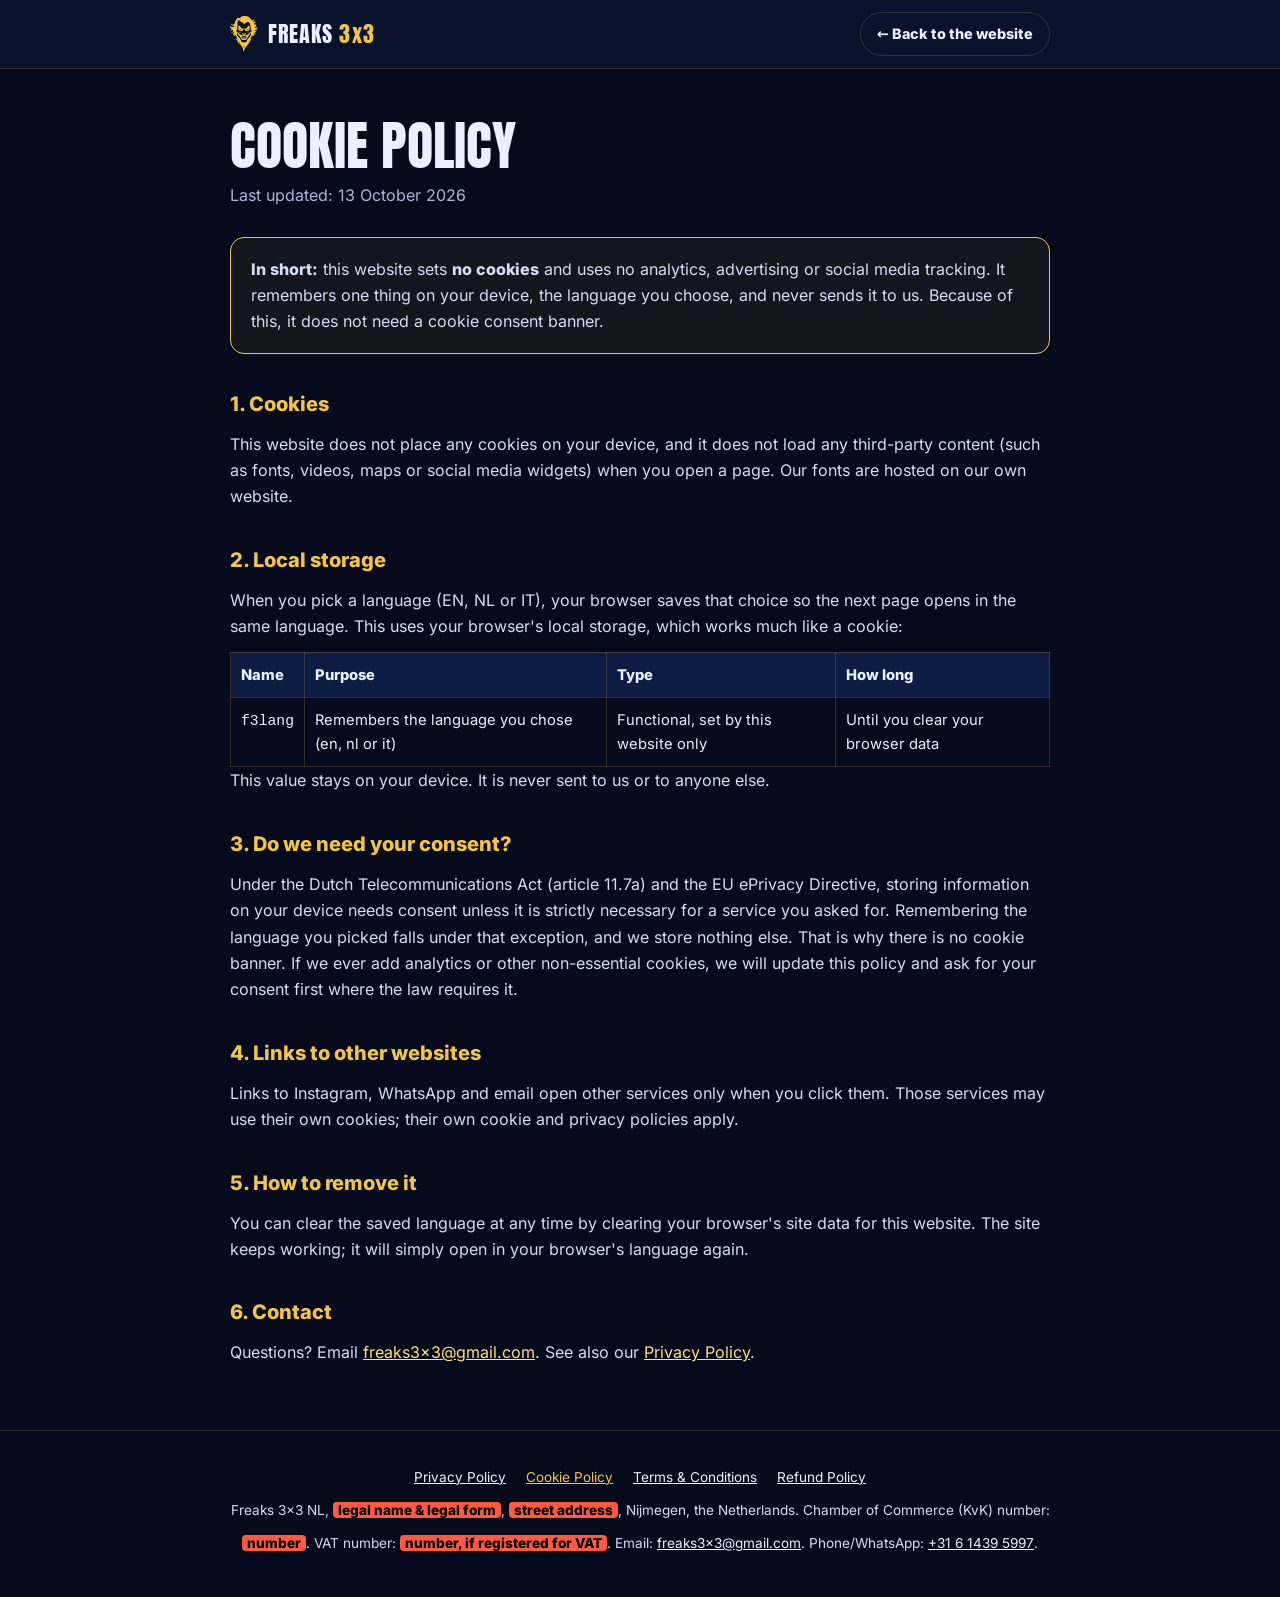
<file: cookies.html>
<!doctype html>
<html lang="en">
<head>
<meta charset="utf-8">
<meta name="viewport" content="width=device-width, initial-scale=1">
<title>Cookie Policy — Freaks 3x3</title>
<meta name="description" content="Freaks 3x3 does not use cookies or tracking.">
<meta name="theme-color" content="#050b1c">
<link rel="icon" type="image/png" href="assets/icon-64.png">
<link rel="stylesheet" href="assets/fonts/fonts.css">
<link rel="stylesheet" href="assets/legal.css">
</head>
<body>
<a class="skip" href="#main">Skip to content</a>
<header><div class="wrap">
  <a href="index.html" class="logo" aria-label="Freaks 3x3 home"><img src="assets/logo-gold.png" alt="" width="776" height="1014"><span>FREAKS <b>3x3</b></span></a>
  <a href="index.html" class="home">← Back to the website</a>
</div></header>
<main id="main"><div class="wrap">
<h1>Cookie Policy</h1>
<p class="updated">Last updated: 13 October 2026</p>

<div class="summary"><p><strong>In short:</strong> this website sets <strong>no cookies</strong> and uses no analytics, advertising or social media tracking. It remembers one thing on your device, the language you choose, and never sends it to us. Because of this, it does not need a cookie consent banner.</p></div>

<h2>1. Cookies</h2>
<p>This website does not place any cookies on your device, and it does not load any third-party content (such as fonts, videos, maps or social media widgets) when you open a page. Our fonts are hosted on our own website.</p>

<h2>2. Local storage</h2>
<p>When you pick a language (EN, NL or IT), your browser saves that choice so the next page opens in the same language. This uses your browser's local storage, which works much like a cookie:</p>
<div class="tablewrap" tabindex="0" role="region" aria-label="Table 1 (scrolls sideways on small screens)"><table>
<thead><tr><th scope="col">Name</th><th scope="col">Purpose</th><th scope="col">Type</th><th scope="col">How long</th></tr></thead>
<tbody><tr><td><code>f3lang</code></td><td>Remembers the language you chose (en, nl or it)</td><td>Functional, set by this website only</td><td>Until you clear your browser data</td></tr></tbody>
</table></div>
<p>This value stays on your device. It is never sent to us or to anyone else.</p>

<h2>3. Do we need your consent?</h2>
<p>Under the Dutch Telecommunications Act (article 11.7a) and the EU ePrivacy Directive, storing information on your device needs consent unless it is strictly necessary for a service you asked for. Remembering the language you picked falls under that exception, and we store nothing else. That is why there is no cookie banner. If we ever add analytics or other non-essential cookies, we will update this policy and ask for your consent first where the law requires it.</p>

<h2>4. Links to other websites</h2>
<p>Links to Instagram, WhatsApp and email open other services only when you click them. Those services may use their own cookies; their own cookie and privacy policies apply.</p>

<h2>5. How to remove it</h2>
<p>You can clear the saved language at any time by clearing your browser's site data for this website. The site keeps working; it will simply open in your browser's language again.</p>

<h2>6. Contact</h2>
<p>Questions? Email <a href="mailto:freaks3x3@gmail.com">freaks3x3@gmail.com</a>. See also our <a href="privacy.html">Privacy Policy</a>.</p>

</div></main>
<footer><div class="wrap">
<nav aria-label="Legal"><a href="privacy.html">Privacy Policy</a><a href="cookies.html" aria-current="page">Cookie Policy</a><a href="terms.html">Terms &amp; Conditions</a><a href="refunds.html">Refund Policy</a></nav>
<p>Freaks 3x3 NL, <mark class="todo">legal name &amp; legal form</mark>, <mark class="todo">street address</mark>, Nijmegen, the Netherlands. Chamber of Commerce (KvK) number: <mark class="todo">number</mark>. VAT number: <mark class="todo">number, if registered for VAT</mark>. Email: <a href="mailto:freaks3x3@gmail.com">freaks3x3@gmail.com</a>. Phone/WhatsApp: <a href="tel:+31614395997">+31 6 1439 5997</a>.</p>
</div></footer>
</body>
</html>
</file>
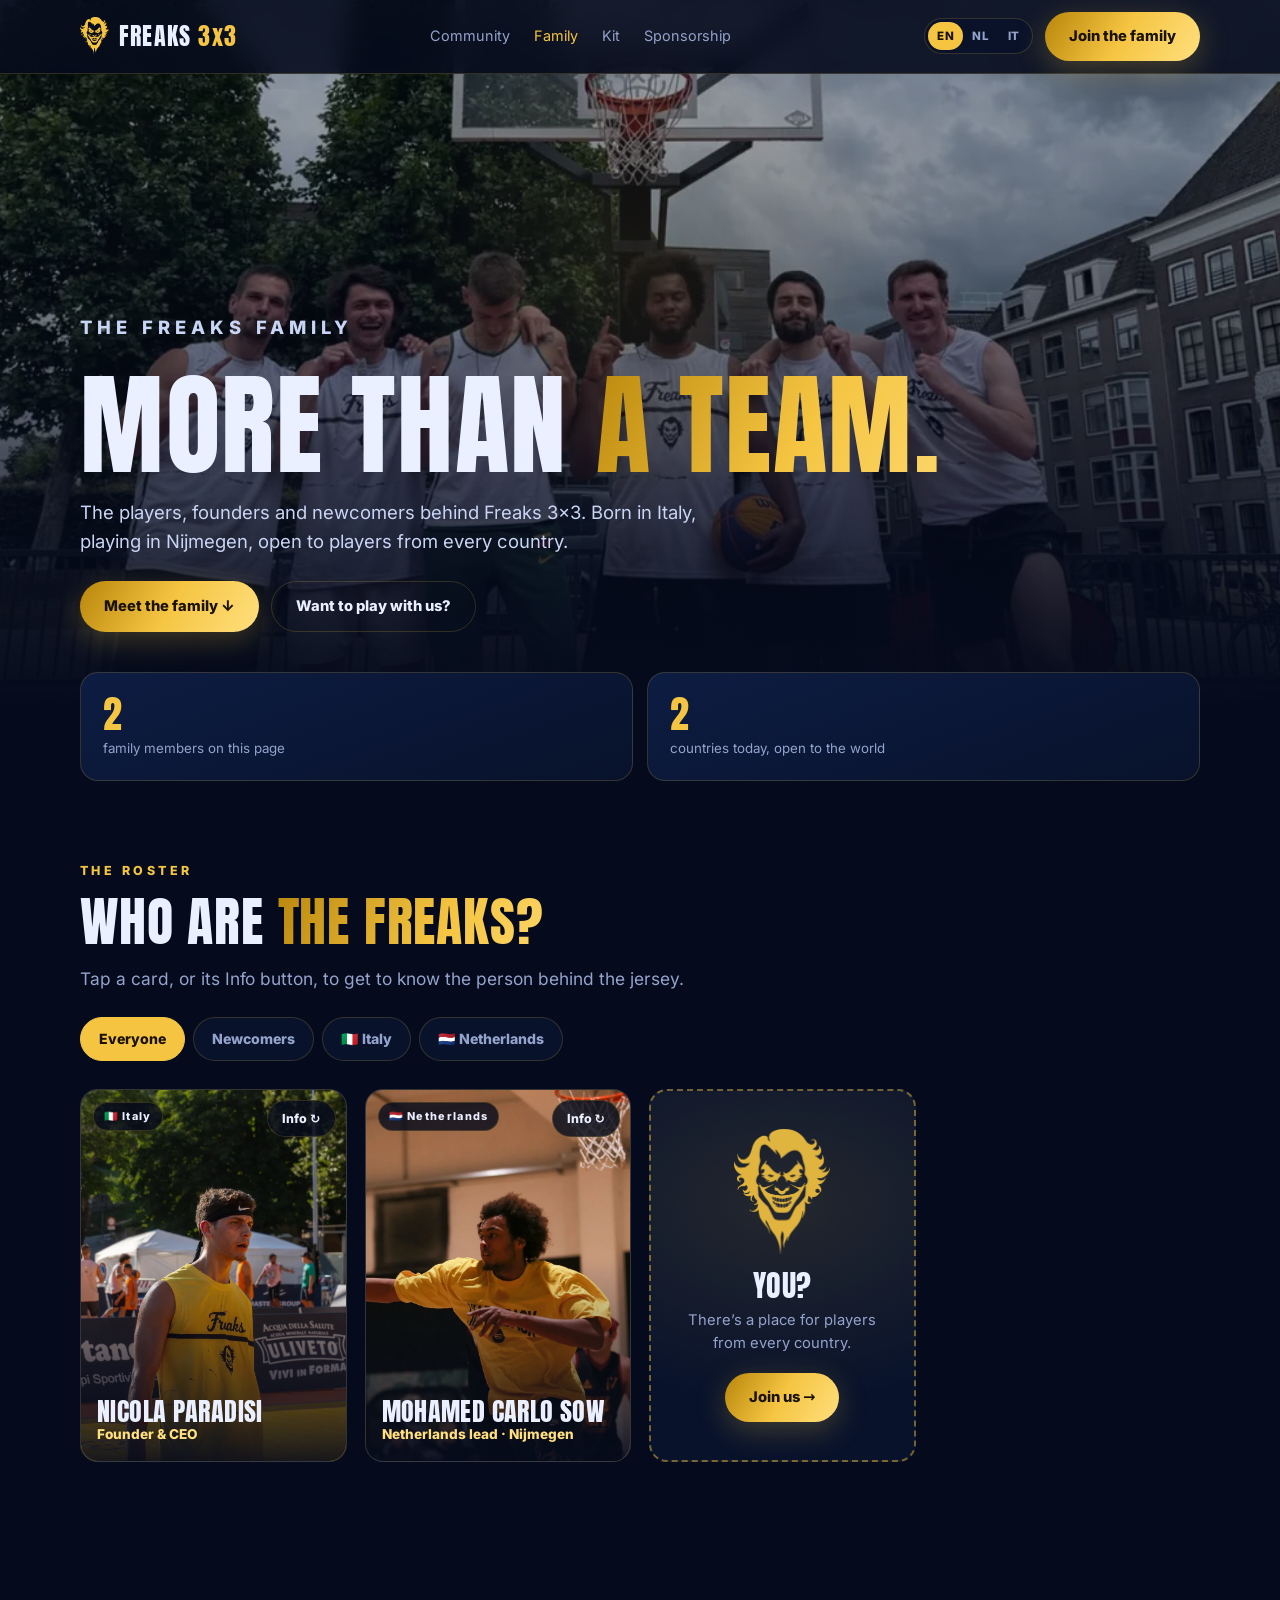
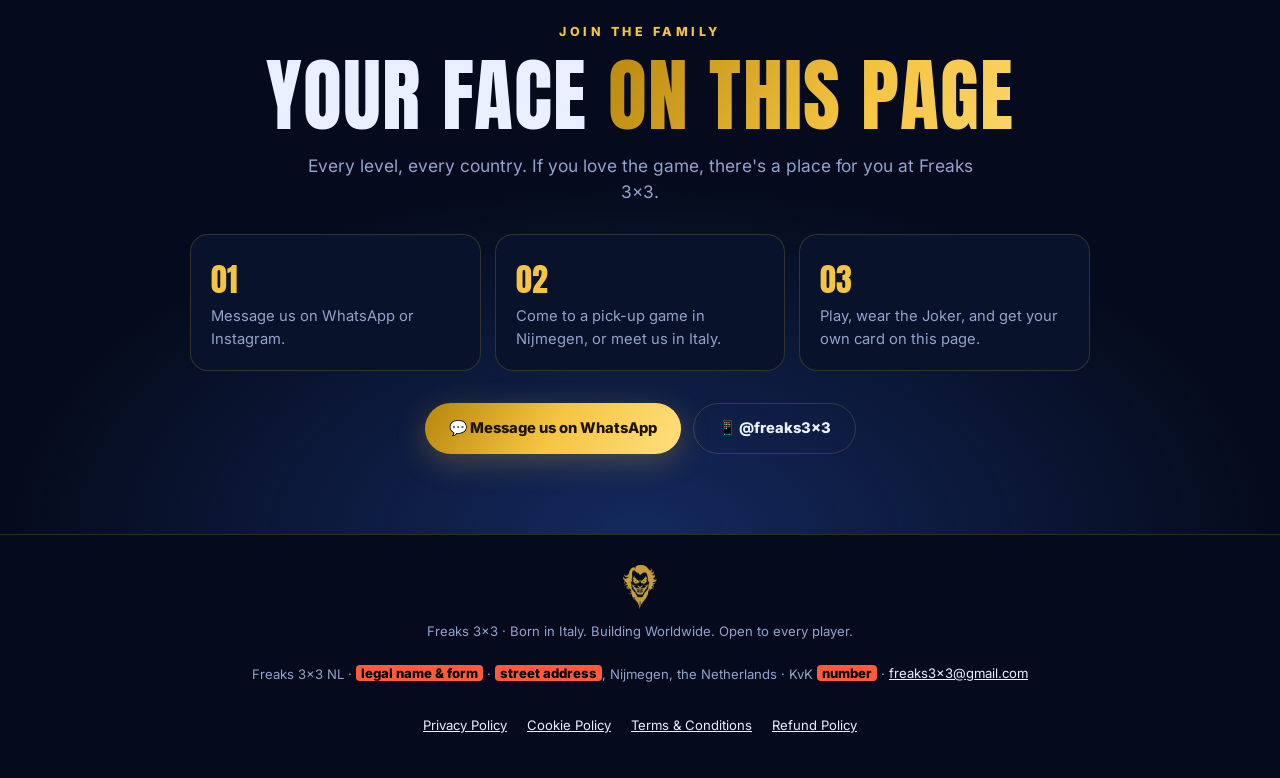
<file: family.html>
<!doctype html>
<html lang="en">
<head>
<meta charset="utf-8">
<meta name="viewport" content="width=device-width, initial-scale=1">
<title>The Freaks Family — Freaks 3x3</title>
<meta name="description" content="Meet the Freaks 3x3 family: the players, founders and newcomers behind the community in Italy and the Netherlands. Open to players from every country.">
<meta name="theme-color" content="#050b1c">
<meta property="og:title" content="The Freaks Family — Freaks 3x3">
<meta property="og:description" content="The players behind Freaks 3x3. Open to players from every country.">
<meta property="og:image" content="assets/og.jpg">
<link rel="icon" type="image/png" href="assets/icon-64.png">
<link rel="apple-touch-icon" href="assets/icon-180.png">
<link rel="stylesheet" href="assets/fonts/fonts.css">
<style>
:root{
  --navy-900:#050b1c; --navy-800:#08122b; --navy-700:#0d1c42; --navy-600:#14295e;
  --gold:#f5c542; --gold-2:#ffdf7e; --gold-3:#b8860b;
  --ink:#eaf0ff; --muted:#93a3cc; --line:rgba(245,197,66,.18);
  --radius:18px;
  --display:"Anton","Impact","Arial Black",system-ui,sans-serif;
}
*{box-sizing:border-box;margin:0;padding:0}
html{scroll-behavior:smooth;scroll-padding-top:80px}
body{background:var(--navy-900);color:var(--ink);font-family:"Inter",system-ui,-apple-system,Segoe UI,Roboto,sans-serif;line-height:1.55;overflow-x:hidden}
img{display:block;max-width:100%}
a{color:inherit;text-decoration:none}
h1,h2,h3{font-family:var(--display);font-weight:400;letter-spacing:.015em;line-height:1.02;text-transform:uppercase}
.gold{background:linear-gradient(120deg,var(--gold-3),var(--gold),var(--gold-2),var(--gold));background-size:200% 100%;-webkit-background-clip:text;background-clip:text;color:transparent;animation:sheen 6s ease-in-out infinite}
@keyframes sheen{50%{background-position:100% 0}}
.wrap{width:min(1120px,100% - 32px);margin-inline:auto}
section{padding:80px 0;position:relative}
.eyebrow{font-size:.78rem;letter-spacing:.28em;text-transform:uppercase;color:var(--gold);margin-bottom:14px;font-weight:800}
h2{font-size:clamp(2rem,5vw,3.4rem);margin-bottom:16px}
.lead{color:var(--muted);max-width:62ch;font-size:1.08rem}
#glow{position:fixed;inset:0;pointer-events:none;z-index:1;background:radial-gradient(420px circle at var(--mx,50%) var(--my,30%),rgba(245,197,66,.09),transparent 60%)}

/* nav (same as home) */
nav{position:fixed;top:0;left:0;right:0;z-index:50;padding:12px 0;background:rgba(5,11,28,.88);backdrop-filter:blur(12px);border-bottom:1px solid var(--line)}
nav .wrap{display:flex;align-items:center;justify-content:space-between;gap:16px}
.logo{display:flex;align-items:center;gap:10px;font-family:var(--display);font-size:1.5rem;letter-spacing:.05em}
.logo b{color:var(--gold);font-weight:400}
.logo img{height:38px;width:auto}
nav ul{display:flex;gap:24px;list-style:none;font-size:.9rem;color:var(--muted)}
nav ul a:hover,nav ul a.act{color:var(--gold)}
nav ul .m-only{display:none}
.right{display:flex;align-items:center;gap:12px}
.lang{display:flex;border:1px solid var(--line);border-radius:999px;padding:3px;background:rgba(8,18,43,.7)}
.lang button{border:0;background:none;color:var(--muted);font-family:inherit;font-weight:800;font-size:.72rem;padding:7px 9px;border-radius:999px;cursor:pointer;letter-spacing:.06em}
.lang button.on{background:var(--gold);color:#1a1200}
.burger{display:none;background:none;border:1px solid var(--line);border-radius:12px;width:44px;height:44px;cursor:pointer;color:var(--ink);font-size:1.2rem}
.btn{display:inline-flex;align-items:center;justify-content:center;gap:8px;padding:13px 24px;min-height:44px;border-radius:999px;font-weight:800;font-size:.92rem;border:0;cursor:pointer;transition:transform .2s,box-shadow .2s,border-color .2s,color .2s;font-family:inherit}
.btn.primary{background:linear-gradient(120deg,var(--gold-3),var(--gold),var(--gold-2));color:#1a1200;box-shadow:0 8px 30px rgba(245,197,66,.25)}
.btn.primary:hover{transform:translateY(-2px);box-shadow:0 12px 40px rgba(245,197,66,.45)}
.btn.ghost{background:transparent;color:var(--ink);border:1px solid var(--line)}
.btn.ghost:hover{border-color:var(--gold);color:var(--gold)}
@media(max-width:900px){
  nav ul{position:fixed;top:70px;left:16px;right:16px;flex-direction:column;gap:0;background:rgba(8,18,43,.97);border:1px solid var(--line);border-radius:16px;padding:8px;transform:translateY(-12px);opacity:0;pointer-events:none;transition:.25s}
  nav ul.open{transform:none;opacity:1;pointer-events:auto}
  nav ul a{display:block;padding:14px 12px;font-size:1rem}
  nav ul .m-only{display:block}
  .burger{display:block}
  .right .btn{display:none}
  .lang button{min-width:40px;min-height:40px}
  .logo span{display:none}
}

/* hero */
.hero{position:relative;min-height:78vh;display:flex;align-items:flex-end;padding:140px 0 70px;overflow:hidden}
.hero img.bg{position:absolute;inset:0;width:100%;height:100%;object-fit:cover;object-position:center 62%;transform:scale(1.06);animation:drift 18s ease-in-out infinite alternate}
@keyframes drift{to{transform:scale(1.12) translateY(-1.5%)}}
.hero::after{content:"";position:absolute;inset:0;background:linear-gradient(180deg,rgba(5,11,28,.35) 0%,rgba(5,11,28,.55) 45%,var(--navy-900) 100%)}
.hero .wrap{position:relative;z-index:2}
.hero h1{font-size:clamp(3rem,9vw,7rem);margin-bottom:16px}
.hero p{color:#c9d5f5;font-size:1.15rem;max-width:52ch;margin-bottom:26px}
.cta{display:flex;gap:12px;flex-wrap:wrap}

/* counters */
.counts{display:grid;grid-template-columns:repeat(auto-fit,minmax(220px,1fr));gap:14px;margin-top:-30px;position:relative;z-index:3}
.count{padding:20px 22px;border:1px solid var(--line);border-radius:var(--radius);background:linear-gradient(160deg,var(--navy-700),var(--navy-800))}
.count b{display:block;font-family:var(--display);font-weight:400;font-size:2.4rem;color:var(--gold);line-height:1.1}
.count small{color:var(--muted)}
@media(max-width:700px){.counts{grid-template-columns:1fr 1fr}}

/* spotlight */
.spot{display:grid;grid-template-columns:.9fr 1.1fr;gap:32px;align-items:center;border:1px solid var(--gold);border-radius:24px;padding:22px;background:radial-gradient(500px 300px at 80% 20%,rgba(245,197,66,.10),transparent),linear-gradient(160deg,var(--navy-700),var(--navy-800));box-shadow:0 20px 70px rgba(245,197,66,.12)}
.spot .ph{border-radius:16px;overflow:hidden;aspect-ratio:4/5}
.spot .ph img{width:100%;height:100%;object-fit:cover}
.spot h3{font-size:clamp(2rem,4.4vw,3.2rem);margin:8px 0 6px}
.spot .role{color:var(--gold-2);font-weight:700;margin-bottom:16px}
.spot blockquote{font-size:1.2rem;border-left:3px solid var(--gold);padding-left:16px;margin:18px 0;color:var(--ink)}
.spot p{color:var(--muted)}
@media(max-width:800px){.spot{grid-template-columns:1fr}}

/* filters + grid */
.filters{display:flex;flex-wrap:wrap;gap:8px;margin:24px 0 28px}
.filters button{border:1px solid var(--line);background:var(--navy-800);color:var(--muted);border-radius:999px;padding:10px 18px;min-height:44px;font:inherit;font-weight:700;font-size:.88rem;cursor:pointer;transition:.2s}
.filters button.on{background:var(--gold);border-color:var(--gold);color:#1a1200}
.grid{display:grid;grid-template-columns:repeat(auto-fill,minmax(250px,1fr));gap:18px}
.m{perspective:1200px;cursor:pointer;outline:none}
.m .in{position:relative;aspect-ratio:3/4.2;transition:transform .7s cubic-bezier(.3,.7,.2,1);transform-style:preserve-3d}
.m.f .in{transform:rotateY(180deg)}
.m:focus-visible .in{box-shadow:0 0 0 3px var(--gold);border-radius:var(--radius)}
.side{position:absolute;inset:0;border-radius:var(--radius);overflow:hidden;backface-visibility:hidden;-webkit-backface-visibility:hidden;border:1px solid var(--line);background:linear-gradient(160deg,var(--navy-700),var(--navy-800))}
.front img{width:100%;height:100%;object-fit:cover;transition:transform .6s}
.m:hover .front img{transform:scale(1.05)}
.front::after{content:"";position:absolute;inset:0;background:linear-gradient(180deg,transparent 45%,rgba(5,11,28,.92))}
.front .txt{position:absolute;left:16px;right:16px;bottom:16px;z-index:1}
.front h3{font-size:1.6rem}
.front .r{color:var(--gold-2);font-size:.85rem;font-weight:700}
.tag{position:absolute;top:12px;left:12px;z-index:1;font-size:.68rem;font-weight:900;letter-spacing:.12em;padding:5px 10px;border-radius:999px;background:rgba(5,11,28,.8);border:1px solid var(--line);color:var(--ink)}
.tag.new{background:var(--gold);color:#1a1200;border-color:var(--gold)}
.flipb{position:absolute;top:10px;right:10px;z-index:2;font:inherit;font-size:.78rem;font-weight:800;color:var(--ink);background:rgba(5,11,28,.82);border:1px solid var(--line);border-radius:999px;padding:8px 14px;min-height:36px;cursor:pointer}
.flipb:hover{border-color:var(--gold);color:var(--gold)}
.back .flipb{position:static;align-self:flex-start;margin-top:12px}
.back{transform:rotateY(180deg);padding:22px;display:flex;flex-direction:column}
.back h3{font-size:1.5rem;color:var(--gold)}
.back .r{color:var(--muted);font-size:.85rem;margin-bottom:12px}
.back dl{display:grid;grid-template-columns:auto 1fr;gap:6px 12px;font-size:.88rem;margin-bottom:12px}
.back dt{color:var(--muted)}
.back p{font-size:.92rem;color:#c9d5f5;flex:1;overflow:auto}
.back a{color:var(--gold);font-weight:700;font-size:.88rem;margin-top:10px}
/* "you?" card */
.you .front{display:flex;flex-direction:column;align-items:center;justify-content:center;text-align:center;padding:24px;border:2px dashed rgba(245,197,66,.45);background:radial-gradient(300px 200px at 50% 30%,rgba(245,197,66,.12),transparent),var(--navy-800)}
.you .front::after{display:none}
.you .front img{width:96px;height:auto;opacity:.9;margin-bottom:16px}
.you .front h3{font-size:1.9rem;margin-bottom:8px}
.you .front p{color:var(--muted);font-size:.92rem;margin-bottom:18px}
.empty{grid-column:1/-1;color:var(--muted);padding:26px;border:1px dashed var(--line);border-radius:var(--radius);text-align:center}

/* join */
.join{text-align:center;background:radial-gradient(900px 500px at 50% 100%,var(--navy-600),transparent 70%),var(--navy-900)}
.join h2{font-size:clamp(2.4rem,7vw,5rem)}
.join .lead{margin:0 auto 28px}
.steps{display:grid;grid-template-columns:repeat(3,1fr);gap:14px;max-width:900px;margin:0 auto 32px;text-align:left}
.step{padding:20px;border:1px solid var(--line);border-radius:var(--radius);background:var(--navy-800)}
.step b{font-family:var(--display);font-weight:400;font-size:2rem;color:var(--gold)}
.step p{color:var(--muted);font-size:.92rem}
@media(max-width:760px){.steps{grid-template-columns:1fr}}
footer{padding:30px 0;text-align:center;color:var(--muted);font-size:.82rem;border-top:1px solid var(--line)}
footer img{height:44px;width:auto;margin:0 auto 12px;opacity:.8}
.rv{opacity:0;transform:translateY(30px);transition:opacity .8s,transform .8s}
.rv.in{opacity:1;transform:none}
:focus-visible{outline:2px solid var(--gold);outline-offset:3px}
.skip{position:absolute;left:12px;top:-80px;z-index:100;background:var(--gold);color:#1a1200;padding:12px 18px;border-radius:10px;font-weight:800}
.skip:focus{top:12px}
footer .biz{margin-top:10px}
footer nav.legal{position:static;z-index:auto;padding:0;background:none;border:0;backdrop-filter:none;-webkit-backdrop-filter:none;transition:none}
footer .legal{display:flex;gap:6px 20px;justify-content:center;flex-wrap:wrap;margin-top:8px}
footer .legal a,footer .biz a{color:var(--ink);text-decoration:underline;display:inline-flex;align-items:center;min-height:44px}
mark.todo{background:#ff5a3c;color:#000;padding:0 5px;border-radius:4px;font-weight:700}
@media(prefers-reduced-motion:reduce){*{animation:none!important;transition:none!important}.rv{opacity:1;transform:none}}
</style>
</head>
<body>
<a class="skip" href="#main">Skip to content</a>
<div id="glow"></div>

<nav>
  <div class="wrap">
    <a href="index.html" class="logo" aria-label="Freaks 3x3 home">
      <img src="assets/logo-gold.png" alt="" width="776" height="1014">
      <span>FREAKS <b>3x3</b></span>
    </a>
    <ul id="menu">
      <li><a href="index.html#about" data-i18n="nav.about">Community</a></li>
      <li><a href="family.html" class="act" data-i18n="nav.family">Family</a></li>
      <li><a href="index.html#kit" data-i18n="nav.kit">Kit</a></li>
      <li><a href="index.html#tiers" data-i18n="nav.tiers">Sponsorship</a></li>
      <li class="m-only"><a href="index.html#contact" data-i18n="nav.contact">Contact</a></li>
    </ul>
    <div class="right">
      <div class="lang" role="group" aria-label="Language">
        <button data-lang="en" class="on" aria-pressed="true" aria-label="EN, English">EN</button><button data-lang="nl" aria-pressed="false" aria-label="NL, Nederlands">NL</button><button data-lang="it" aria-pressed="false" aria-label="IT, Italiano">IT</button>
      </div>
      <a href="#join" class="btn primary" data-i18n="nav.join">Join the family</a>
      <button class="burger" id="burger" aria-label="Open menu" aria-expanded="false" aria-controls="menu">☰</button>
    </div>
  </div>
</nav>

<main id="main">
<header class="hero">
  <img class="bg" src="assets/team-win.webp" alt="The Freaks 3x3 family celebrating the Nijmegen city tournament win" width="1050" height="1400">
  <div class="wrap">
    <p class="eyebrow" data-i18n="h.eye">The Freaks family</p>
    <h1 data-i18n="h.h1">More than <span class="gold">a team.</span></h1>
    <p data-i18n="h.p">The players, founders and newcomers behind Freaks 3x3. Born in Italy, playing in Nijmegen, open to players from every country.</p>
    <div class="cta">
      <a href="#roster" class="btn primary" data-i18n="h.cta">Meet the family ↓</a>
      <a href="#join" class="btn ghost" data-i18n="h.cta2">Want to play with us?</a>
    </div>
  </div>
</header>

<div class="wrap counts">
  <div class="count rv"><b id="cMembers">0</b><small data-i18n="c.1">family members on this page</small></div>
  <div class="count rv" id="cNewCard" hidden><b id="cNew">0</b><small data-i18n="c.2">newcomers this season</small></div>
  <div class="count rv"><b>2</b><small data-i18n="c.3">countries today, open to the world</small></div>
</div>

<section id="spotlight" hidden>
  <div class="wrap">
    <p class="eyebrow rv" data-i18n="s.eye">Newcomer spotlight</p>
    <div class="spot rv" id="spot"></div>
  </div>
</section>

<section id="roster">
  <div class="wrap">
    <p class="eyebrow rv" data-i18n="r.eye">The roster</p>
    <h2 class="rv" data-i18n="r.h2">Who are <span class="gold">the Freaks?</span></h2>
    <p class="lead rv" data-i18n="r.p">Tap a card, or its Info button, to get to know the person behind the jersey.</p>
    <div class="filters rv" role="group" aria-label="Filter">
      <button data-f="all" class="on" aria-pressed="true" data-i18n="f.all">Everyone</button>
      <button data-f="new" aria-pressed="false" data-i18n="f.new">Newcomers</button>
      <button data-f="IT" aria-pressed="false" data-i18n="f.it">🇮🇹 Italy</button>
      <button data-f="NL" aria-pressed="false" data-i18n="f.nl">🇳🇱 Netherlands</button>
    </div>
    <div class="grid" id="grid"></div>
  </div>
</section>

<section id="join" class="join">
  <div class="wrap">
    <p class="eyebrow rv" data-i18n="j.eye">Join the family</p>
    <h2 class="rv" data-i18n="j.h2">Your face <span class="gold">on this page</span></h2>
    <p class="lead rv" data-i18n="j.p">Every level, every country. If you love the game, there's a place for you at Freaks 3x3.</p>
    <div class="steps">
      <div class="step rv"><b>01</b><p data-i18n="j.s1">Message us on WhatsApp or Instagram.</p></div>
      <div class="step rv"><b>02</b><p data-i18n="j.s2">Come to a pick-up game in Nijmegen, or meet us in Italy.</p></div>
      <div class="step rv"><b>03</b><p data-i18n="j.s3">Play, wear the Joker, and get your own card on this page.</p></div>
    </div>
    <div class="cta rv" style="justify-content:center">
      <a class="btn primary" id="waJoin" href="https://wa.me/31614395997" target="_blank" rel="noopener" data-i18n="j.wa">💬 Message us on WhatsApp</a>
      <a class="btn ghost" href="https://instagram.com/freaks3x3" target="_blank" rel="noopener">📱 @freaks3x3</a>
    </div>
  </div>
</section>

</main>

<footer>
  <img src="assets/logo-gold.png" alt="" loading="lazy" width="776" height="1014">
  <span data-i18n="foot">Freaks 3x3 · Born in Italy. Building Worldwide. Open to every player.</span>
  <p class="biz">Freaks 3x3 NL · <mark class="todo">legal name &amp; form</mark> · <mark class="todo">street address</mark>, Nijmegen, the Netherlands · KvK <mark class="todo">number</mark> · <a href="mailto:freaks3x3@gmail.com">freaks3x3@gmail.com</a></p>
  <nav class="legal" aria-label="Legal"><a href="privacy.html">Privacy Policy</a><a href="cookies.html">Cookie Policy</a><a href="terms.html">Terms &amp; Conditions</a><a href="refunds.html">Refund Policy</a></nav>
</footer>

<script>
(()=>{
const $=s=>document.querySelector(s), $$=s=>[...document.querySelectorAll(s)];

/* =====================================================================
   THE FAMILY — add a person by copying one block below.
   - base: 'IT' or 'NL' (where they play now)
   - newcomer: true shows the NEW badge and puts them under "Newcomers"
   - spotlight: true features them in the big card at the top (one at a time)
   - text fields take {en, nl, it}; leave a language out and English is used
   - photo: put the file in assets/ (portrait works best)
   ===================================================================== */
const FAMILY=[
  { name:'Nicola Paradisi', photo:'assets/nicola.webp', base:'IT',
    role:{en:'Founder & CEO',nl:'Oprichter & CEO',it:'Fondatore e CEO'},
    bio:{en:'Founded Freaks 3x3 in Italy and built the network that now reaches Nijmegen.',
         nl:'Richtte Freaks 3x3 op in Italië en bouwde het netwerk dat nu tot in Nijmegen reikt.',
         it:'Ha fondato Freaks 3x3 in Italia e ha costruito la rete che oggi arriva fino a Nijmegen.'} },
  { name:'Mohamed Carlo Sow', photo:'assets/mohamed.webp', base:'NL', since:'2026',
    role:{en:'Netherlands lead · Nijmegen',nl:'Teamleider Nederland · Nijmegen',it:'Responsabile Paesi Bassi · Nijmegen'},
    bio:{en:'Leads the Freaks 3x3 chapter in Nijmegen: pick-up games, the local roster, and the run to the Amsterdam Finals.',
         nl:'Leidt het Freaks 3x3-team in Nijmegen: pick-up games, de lokale selectie en de weg naar de finale in Amsterdam.',
         it:'Guida il gruppo Freaks 3x3 a Nijmegen: partite pick-up, il roster locale e la corsa verso le finali di Amsterdam.'} },
  // { name:'First Last', photo:'assets/first.webp', base:'NL', since:'2026', newcomer:true, spotlight:true,
  //   from:'🇵🇱 Poland', position:{en:'Guard',nl:'Guard',it:'Guardia'},
  //   role:{en:'Player'}, quote:{en:'One short line in their own words.'},
  //   bio:{en:'Two or three sentences: who they are, how they found Freaks.'}, ig:'username' },
];

/* ---------- UI strings: [nl, it]; English lives in the HTML ---------- */
const T={
 'nav.about':['Community','Community'],'nav.family':['Familie','Famiglia'],'nav.kit':['Tenue','Divisa'],
 'nav.tiers':['Sponsoring','Sponsorizzazioni'],'nav.contact':['Contact','Contatti'],'nav.join':['Word lid','Unisciti'],
 'h.eye':['De Freaks-familie','La famiglia Freaks'],
 'h.h1':['Meer dan <span class="gold">een team.</span>','Più di <span class="gold">una squadra.</span>'],
 'h.p':['De spelers, oprichters en nieuwkomers achter Freaks 3x3. Geboren in Italië, spelend in Nijmegen, open voor spelers uit elk land.','I giocatori, i fondatori e i nuovi arrivati dietro Freaks 3x3. Nati in Italia, in campo a Nijmegen, aperti a giocatori di ogni paese.'],
 'h.cta':['Maak kennis ↓','Conosci la famiglia ↓'],'h.cta2':['Wil je met ons spelen?','Vuoi giocare con noi?'],
 'c.1':['familieleden op deze pagina','membri della famiglia su questa pagina'],'c.2':['nieuwkomers dit seizoen','nuovi arrivati in questa stagione'],
 'c.3':['landen vandaag, open voor de wereld','paesi oggi, aperti al mondo'],
 's.eye':['Nieuwkomer in de spotlight','Nuovo arrivo in primo piano'],
 'r.eye':['De selectie','Il roster'],'r.h2':['Wie zijn <span class="gold">de Freaks?</span>','Chi sono <span class="gold">i Freaks?</span>'],
 'r.p':['Tik op een kaart of op Info en leer de persoon achter het shirt kennen.','Tocca una card o il pulsante Info per conoscere la persona dietro la maglia.'],
 'f.all':['Iedereen','Tutti'],'f.new':['Nieuwkomers','Nuovi arrivi'],'f.it':['🇮🇹 Italië','🇮🇹 Italia'],'f.nl':['🇳🇱 Nederland','🇳🇱 Paesi Bassi'],
 'j.eye':['Word lid van de familie','Unisciti alla famiglia'],
 'j.h2':['Jouw gezicht <span class="gold">op deze pagina</span>','La tua faccia <span class="gold">su questa pagina</span>'],
 'j.p':['Elk niveau, elk land. Als je van het spel houdt, is er bij Freaks 3x3 een plek voor jou.','Ogni livello, ogni paese. Se ami il gioco, a Freaks 3x3 c’è posto per te.'],
 'j.s1':['Stuur ons een bericht via WhatsApp of Instagram.','Scrivici su WhatsApp o Instagram.'],
 'j.s2':['Kom naar een pick-up game in Nijmegen, of ontmoet ons in Italië.','Vieni a una partita pick-up a Nijmegen, o incontraci in Italia.'],
 'j.s3':['Speel, draag de Joker en krijg je eigen kaart op deze pagina.','Gioca, indossa il Joker e ottieni la tua card su questa pagina.'],
 'j.wa':['💬 Stuur ons een WhatsApp','💬 Scrivici su WhatsApp'],
 'foot':['Freaks 3x3 · Geboren in Italië. Groeien wereldwijd. Open voor elke speler.','Freaks 3x3 · Nati in Italia. Cresciamo nel mondo. Aperti a ogni giocatore.'],
 // JS-only
 'new':['NIEUW','NUOVO'],'flip':['Info ↻','Info ↻'],'back':['↺ Terug','↺ Indietro'],'base.IT':['🇮🇹 Italië','🇮🇹 Italia'],'base.NL':['🇳🇱 Nederland','🇳🇱 Paesi Bassi'],
 'l.base':['Speelt in','Gioca in'],'l.from':['Uit','Da'],'l.pos':['Positie','Ruolo'],'l.since':['Sinds','Dal'],
 'you.h':['Jij?','Tu?'],'you.p':['Er is plek voor spelers uit elk land.','C’è posto per giocatori di ogni paese.'],'you.b':['Word lid →','Unisciti →'],
 'empty.new':['Onze volgende nieuwkomers worden binnenkort voorgesteld. Wil jij er een zijn?','I prossimi nuovi arrivi saranno presentati a breve. Vuoi essere uno di loro?'],
 'empty':['Nog niemand hier. Binnenkort meer.','Ancora nessuno qui. Presto altri.'],
 'wa':['Hoi! Ik wil graag met Freaks 3x3 spelen.','Ciao! Vorrei giocare con Freaks 3x3.'],
};
const EN={'new':'NEW','flip':'Info ↻','back':'↺ Back','base.IT':'🇮🇹 Italy','base.NL':'🇳🇱 Netherlands','l.base':'Plays in','l.from':'From','l.pos':'Position','l.since':'Since',
 'you.h':'You?','you.p':'There’s a place for players from every country.','you.b':'Join us →',
 'empty.new':'Our next newcomers are being introduced soon. Want to be one of them?','empty':'Nobody here yet. More soon.',
 'wa':"Hi! I'd like to play with Freaks 3x3."};
let lang='en';const LI={en:-1,nl:0,it:1};
const orig=new Map();$$('[data-i18n]').forEach(e=>orig.set(e,e.innerHTML));
const t=k=>lang==='en'?(EN[k]??k):(T[k]?.[LI[lang]]??EN[k]??k);
const tx=o=>!o?'':typeof o==='string'?o:(o[lang]??o.en??'');
const esc=s=>String(s).replace(/[&<>"]/g,c=>({'&':'&amp;','<':'&lt;','>':'&gt;','"':'&quot;'}[c]));

/* ---------- render ---------- */
let filter='all';
function card(m,i){
  const rows=[[t('l.base'),t('base.'+m.base)],m.from&&[t('l.from'),esc(m.from)],m.position&&[t('l.pos'),esc(tx(m.position))],m.since&&[t('l.since'),esc(m.since)]].filter(Boolean);
  return `<div class="m rv">
  <div class="in">
    <div class="side front">${m.newcomer?`<span class="tag new">${t('new')}</span>`:`<span class="tag">${t('base.'+m.base)}</span>`}<button type="button" class="flipb" aria-label="Info: ${esc(m.name)}">${t('flip')}</button>
      <img src="${esc(m.photo)}" alt="${esc(m.name)}" loading="lazy">
      <div class="txt"><h3>${esc(m.name)}</h3><div class="r">${esc(tx(m.role))}</div></div></div>
    <div class="side back"><h3>${esc(m.name)}</h3><div class="r">${esc(tx(m.role))}</div>
      <dl>${rows.map(r=>`<dt>${r[0]}</dt><dd>${r[1]}</dd>`).join('')}</dl>
      ${m.quote?`<p><em>“${esc(tx(m.quote))}”</em></p>`:''}<p>${esc(tx(m.bio))}</p>
      ${m.ig?`<a href="https://instagram.com/${esc(m.ig)}" target="_blank" rel="noopener">@${esc(m.ig)}</a>`:''}
      <button type="button" class="flipb">${t('back')}</button></div>
  </div></div>`;
}
function youCard(){return `<a class="m you rv" href="#join"><div class="in"><div class="side front">
  <img src="assets/logo-gold.png" alt=""><h3>${t('you.h')}</h3><p>${t('you.p')}</p><span class="btn primary">${t('you.b')}</span></div></div></a>`}
function render(){
  const list=FAMILY.filter(m=>filter==='all'||(filter==='new'?m.newcomer:m.base===filter));
  $('#grid').innerHTML=(list.length?list.map(card).join(''):`<div class="empty">${t(filter==='new'?'empty.new':'empty')}</div>`)+youCard();
  // Flip: the whole card for mouse/touch, the Info/Back buttons for keyboard. The hidden side is inert.
  $$('#grid .m:not(.you)').forEach(el=>{const fr=el.querySelector('.front'),bk=el.querySelector('.back');bk.inert=true;
    const set=(on,focus)=>{el.classList.toggle('f',on);fr.inert=on;bk.inert=!on;if(focus)(on?bk:fr).querySelector('.flipb').focus()};
    el.onclick=e=>{if(e.target.closest('a'))return;const btn=e.target.closest('.flipb');set(!el.classList.contains('f'),!!btn&&e.detail===0)}});
  $$('#grid .rv').forEach((el,i)=>{el.style.transitionDelay=Math.min(i*60,360)+'ms';io.observe(el)});
  // spotlight
  const s=FAMILY.find(m=>m.spotlight);$('#spotlight').hidden=!s;
  if(s)$('#spot').innerHTML=`<div class="ph"><img src="${esc(s.photo)}" alt="${esc(s.name)}"></div><div>
    <span class="tag new" style="position:static;display:inline-block">${t('new')}</span><h3>${esc(s.name)}</h3><div class="role">${esc(tx(s.role))} · ${t('base.'+s.base)}</div>
    ${s.quote?`<blockquote>“${esc(tx(s.quote))}”</blockquote>`:''}<p>${esc(tx(s.bio))}</p></div>`;
  $('#cMembers').textContent=FAMILY.length;const nNew=FAMILY.filter(m=>m.newcomer).length;$('#cNew').textContent=nNew;$('#cNewCard').hidden=!nNew;
  $('#waJoin').href='https://wa.me/31614395997?text='+encodeURIComponent(t('wa'));
}
$$('.filters button').forEach(b=>b.onclick=()=>{filter=b.dataset.f;$$('.filters button').forEach(x=>{x.classList.toggle('on',x===b);x.setAttribute('aria-pressed',x===b)});render()});

/* ---------- language (shared with the home page) ---------- */
function setLang(l){
  lang=l;document.documentElement.lang=l;
  $$('.lang button').forEach(b=>{b.classList.toggle('on',b.dataset.lang===l);b.setAttribute('aria-pressed',b.dataset.lang===l)});
  $$('[data-i18n]').forEach(e=>{e.innerHTML=l==='en'?orig.get(e):(T[e.dataset.i18n]?.[LI[l]]??orig.get(e))});
  render();try{localStorage.setItem('f3lang',l)}catch(_){}
}
$$('.lang button').forEach(b=>b.onclick=()=>setLang(b.dataset.lang));

/* ---------- misc ---------- */
addEventListener('pointermove',e=>{const s=document.documentElement.style;s.setProperty('--mx',e.clientX+'px');s.setProperty('--my',e.clientY+'px')});
$('#burger').onclick=()=>{const o=$('#menu').classList.toggle('open');$('#burger').setAttribute('aria-expanded',o)};
const io=new IntersectionObserver(es=>es.forEach(e=>{if(e.isIntersecting){e.target.classList.add('in');io.unobserve(e.target)}}),{threshold:.1});
$$('.rv').forEach(el=>io.observe(el));

let start='en';try{start=localStorage.getItem('f3lang')||''}catch(_){}
if(!start){const n=(navigator.language||'').slice(0,2);start=LI[n]!==undefined?n:'en'}
start!=='en'?setLang(start):render();
})();
</script>
</body>
</html>
</file>
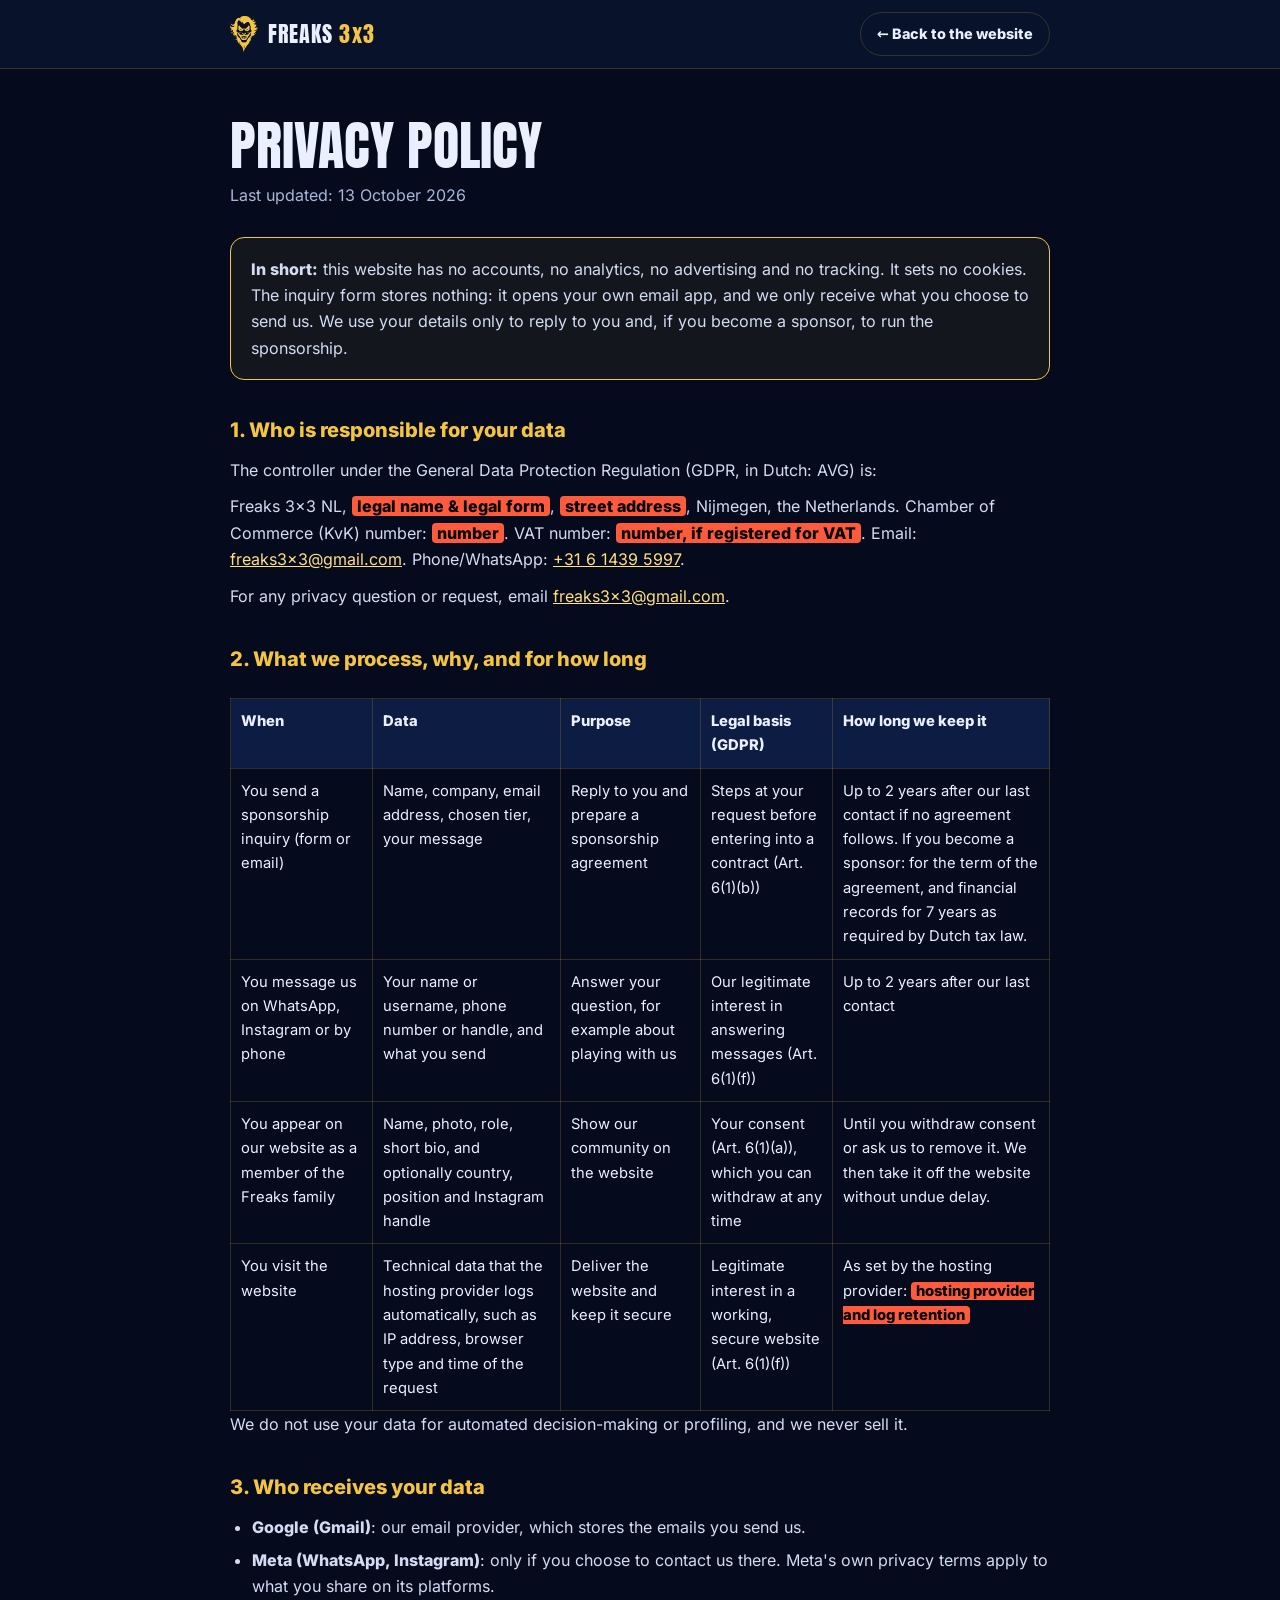
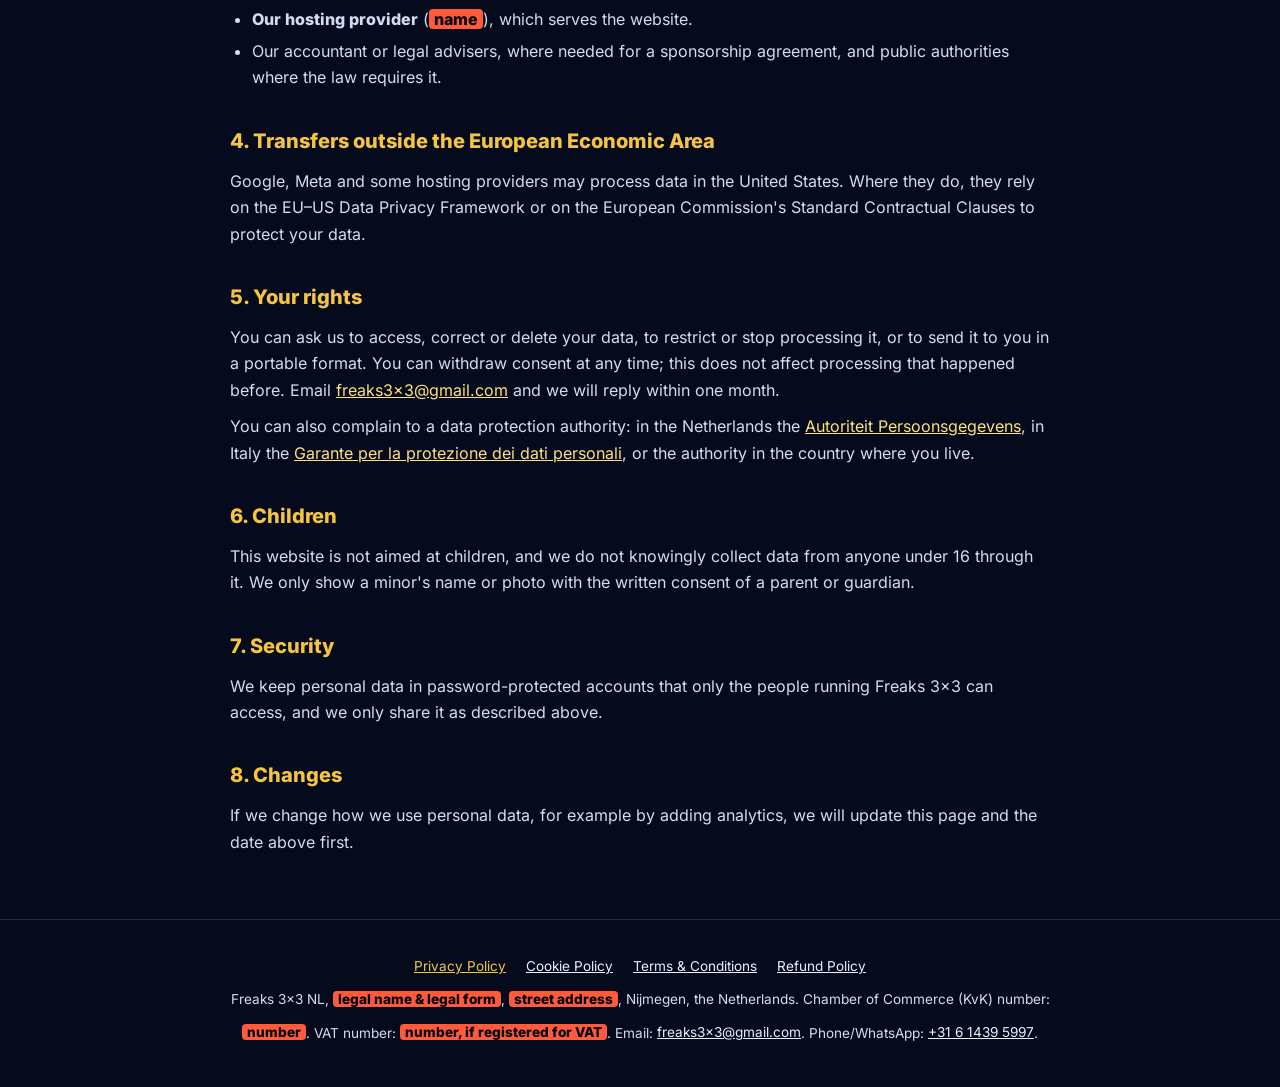
<file: privacy.html>
<!doctype html>
<html lang="en">
<head>
<meta charset="utf-8">
<meta name="viewport" content="width=device-width, initial-scale=1">
<title>Privacy Policy — Freaks 3x3</title>
<meta name="description" content="How Freaks 3x3 handles personal data.">
<meta name="theme-color" content="#050b1c">
<link rel="icon" type="image/png" href="assets/icon-64.png">
<link rel="stylesheet" href="assets/fonts/fonts.css">
<link rel="stylesheet" href="assets/legal.css">
</head>
<body>
<a class="skip" href="#main">Skip to content</a>
<header><div class="wrap">
  <a href="index.html" class="logo" aria-label="Freaks 3x3 home"><img src="assets/logo-gold.png" alt="" width="776" height="1014"><span>FREAKS <b>3x3</b></span></a>
  <a href="index.html" class="home">← Back to the website</a>
</div></header>
<main id="main"><div class="wrap">
<h1>Privacy Policy</h1>
<p class="updated">Last updated: 13 October 2026</p>

<div class="summary"><p><strong>In short:</strong> this website has no accounts, no analytics, no advertising and no tracking. It sets no cookies. The inquiry form stores nothing: it opens your own email app, and we only receive what you choose to send us. We use your details only to reply to you and, if you become a sponsor, to run the sponsorship.</p></div>

<h2>1. Who is responsible for your data</h2>
<p>The controller under the General Data Protection Regulation (GDPR, in Dutch: AVG) is:</p>
<p>Freaks 3x3 NL, <mark class="todo">legal name &amp; legal form</mark>, <mark class="todo">street address</mark>, Nijmegen, the Netherlands. Chamber of Commerce (KvK) number: <mark class="todo">number</mark>. VAT number: <mark class="todo">number, if registered for VAT</mark>. Email: <a href="mailto:freaks3x3@gmail.com">freaks3x3@gmail.com</a>. Phone/WhatsApp: <a href="tel:+31614395997">+31 6 1439 5997</a>.</p>
<p>For any privacy question or request, email <a href="mailto:freaks3x3@gmail.com">freaks3x3@gmail.com</a>.</p>

<h2>2. What we process, why, and for how long</h2>
<div class="tablewrap" tabindex="0" role="region" aria-label="Table 1 (scrolls sideways on small screens)"><table>
<thead><tr><th scope="col">When</th><th scope="col">Data</th><th scope="col">Purpose</th><th scope="col">Legal basis (GDPR)</th><th scope="col">How long we keep it</th></tr></thead>
<tbody>
<tr><td>You send a sponsorship inquiry (form or email)</td><td>Name, company, email address, chosen tier, your message</td><td>Reply to you and prepare a sponsorship agreement</td><td>Steps at your request before entering into a contract (Art. 6(1)(b))</td><td>Up to 2 years after our last contact if no agreement follows. If you become a sponsor: for the term of the agreement, and financial records for 7 years as required by Dutch tax law.</td></tr>
<tr><td>You message us on WhatsApp, Instagram or by phone</td><td>Your name or username, phone number or handle, and what you send</td><td>Answer your question, for example about playing with us</td><td>Our legitimate interest in answering messages (Art. 6(1)(f))</td><td>Up to 2 years after our last contact</td></tr>
<tr><td>You appear on our website as a member of the Freaks family</td><td>Name, photo, role, short bio, and optionally country, position and Instagram handle</td><td>Show our community on the website</td><td>Your consent (Art. 6(1)(a)), which you can withdraw at any time</td><td>Until you withdraw consent or ask us to remove it. We then take it off the website without undue delay.</td></tr>
<tr><td>You visit the website</td><td>Technical data that the hosting provider logs automatically, such as IP address, browser type and time of the request</td><td>Deliver the website and keep it secure</td><td>Legitimate interest in a working, secure website (Art. 6(1)(f))</td><td>As set by the hosting provider: <mark class="todo">hosting provider and log retention</mark></td></tr>
</tbody></table></div>
<p>We do not use your data for automated decision-making or profiling, and we never sell it.</p>

<h2>3. Who receives your data</h2>
<ul>
<li><strong>Google (Gmail)</strong>: our email provider, which stores the emails you send us.</li>
<li><strong>Meta (WhatsApp, Instagram)</strong>: only if you choose to contact us there. Meta's own privacy terms apply to what you share on its platforms.</li>
<li><strong>Our hosting provider</strong> (<mark class="todo">name</mark>), which serves the website.</li>
<li>Our accountant or legal advisers, where needed for a sponsorship agreement, and public authorities where the law requires it.</li>
</ul>

<h2>4. Transfers outside the European Economic Area</h2>
<p>Google, Meta and some hosting providers may process data in the United States. Where they do, they rely on the EU–US Data Privacy Framework or on the European Commission's Standard Contractual Clauses to protect your data.</p>

<h2>5. Your rights</h2>
<p>You can ask us to access, correct or delete your data, to restrict or stop processing it, or to send it to you in a portable format. You can withdraw consent at any time; this does not affect processing that happened before. Email <a href="mailto:freaks3x3@gmail.com">freaks3x3@gmail.com</a> and we will reply within one month.</p>
<p>You can also complain to a data protection authority: in the Netherlands the <a href="https://autoriteitpersoonsgegevens.nl" rel="noopener">Autoriteit Persoonsgegevens</a>, in Italy the <a href="https://www.garanteprivacy.it" rel="noopener">Garante per la protezione dei dati personali</a>, or the authority in the country where you live.</p>

<h2>6. Children</h2>
<p>This website is not aimed at children, and we do not knowingly collect data from anyone under 16 through it. We only show a minor's name or photo with the written consent of a parent or guardian.</p>

<h2>7. Security</h2>
<p>We keep personal data in password-protected accounts that only the people running Freaks 3x3 can access, and we only share it as described above.</p>

<h2>8. Changes</h2>
<p>If we change how we use personal data, for example by adding analytics, we will update this page and the date above first.</p>

</div></main>
<footer><div class="wrap">
<nav aria-label="Legal"><a href="privacy.html" aria-current="page">Privacy Policy</a><a href="cookies.html">Cookie Policy</a><a href="terms.html">Terms &amp; Conditions</a><a href="refunds.html">Refund Policy</a></nav>
<p>Freaks 3x3 NL, <mark class="todo">legal name &amp; legal form</mark>, <mark class="todo">street address</mark>, Nijmegen, the Netherlands. Chamber of Commerce (KvK) number: <mark class="todo">number</mark>. VAT number: <mark class="todo">number, if registered for VAT</mark>. Email: <a href="mailto:freaks3x3@gmail.com">freaks3x3@gmail.com</a>. Phone/WhatsApp: <a href="tel:+31614395997">+31 6 1439 5997</a>.</p>
</div></footer>
</body>
</html>
</file>
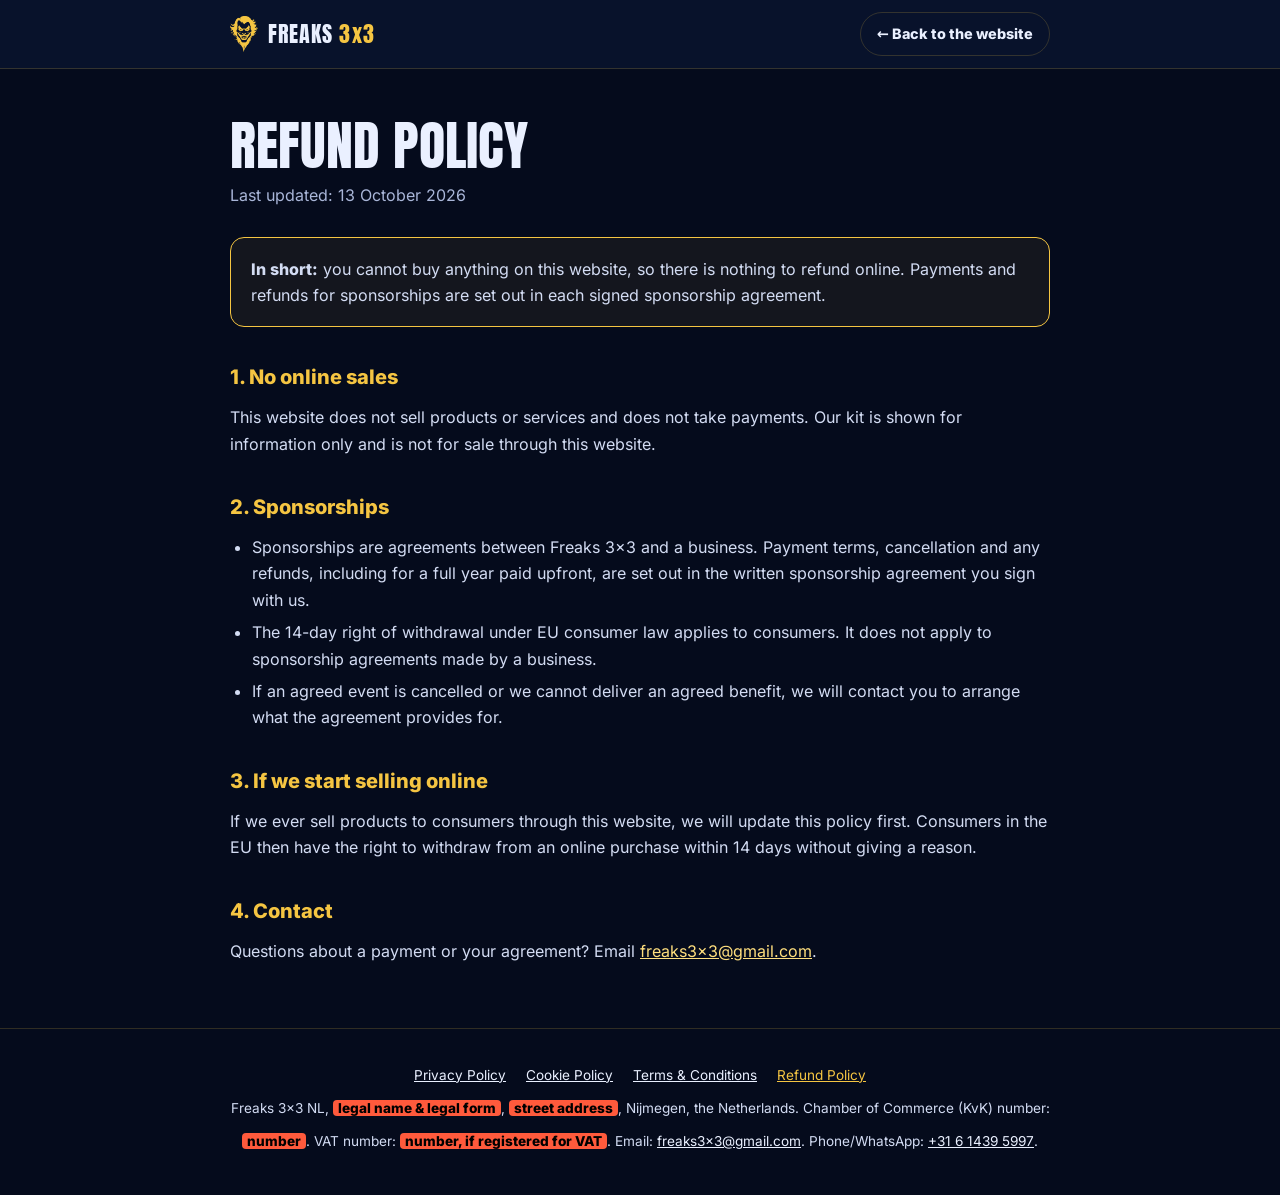
<file: refunds.html>
<!doctype html>
<html lang="en">
<head>
<meta charset="utf-8">
<meta name="viewport" content="width=device-width, initial-scale=1">
<title>Refund Policy — Freaks 3x3</title>
<meta name="description" content="Payments, cancellations and refunds at Freaks 3x3.">
<meta name="theme-color" content="#050b1c">
<link rel="icon" type="image/png" href="assets/icon-64.png">
<link rel="stylesheet" href="assets/fonts/fonts.css">
<link rel="stylesheet" href="assets/legal.css">
</head>
<body>
<a class="skip" href="#main">Skip to content</a>
<header><div class="wrap">
  <a href="index.html" class="logo" aria-label="Freaks 3x3 home"><img src="assets/logo-gold.png" alt="" width="776" height="1014"><span>FREAKS <b>3x3</b></span></a>
  <a href="index.html" class="home">← Back to the website</a>
</div></header>
<main id="main"><div class="wrap">
<h1>Refund Policy</h1>
<p class="updated">Last updated: 13 October 2026</p>

<div class="summary"><p><strong>In short:</strong> you cannot buy anything on this website, so there is nothing to refund online. Payments and refunds for sponsorships are set out in each signed sponsorship agreement.</p></div>

<h2>1. No online sales</h2>
<p>This website does not sell products or services and does not take payments. Our kit is shown for information only and is not for sale through this website.</p>

<h2>2. Sponsorships</h2>
<ul>
<li>Sponsorships are agreements between Freaks 3x3 and a business. Payment terms, cancellation and any refunds, including for a full year paid upfront, are set out in the written sponsorship agreement you sign with us.</li>
<li>The 14-day right of withdrawal under EU consumer law applies to consumers. It does not apply to sponsorship agreements made by a business.</li>
<li>If an agreed event is cancelled or we cannot deliver an agreed benefit, we will contact you to arrange what the agreement provides for.</li>
</ul>

<h2>3. If we start selling online</h2>
<p>If we ever sell products to consumers through this website, we will update this policy first. Consumers in the EU then have the right to withdraw from an online purchase within 14 days without giving a reason.</p>

<h2>4. Contact</h2>
<p>Questions about a payment or your agreement? Email <a href="mailto:freaks3x3@gmail.com">freaks3x3@gmail.com</a>.</p>

</div></main>
<footer><div class="wrap">
<nav aria-label="Legal"><a href="privacy.html">Privacy Policy</a><a href="cookies.html">Cookie Policy</a><a href="terms.html">Terms &amp; Conditions</a><a href="refunds.html" aria-current="page">Refund Policy</a></nav>
<p>Freaks 3x3 NL, <mark class="todo">legal name &amp; legal form</mark>, <mark class="todo">street address</mark>, Nijmegen, the Netherlands. Chamber of Commerce (KvK) number: <mark class="todo">number</mark>. VAT number: <mark class="todo">number, if registered for VAT</mark>. Email: <a href="mailto:freaks3x3@gmail.com">freaks3x3@gmail.com</a>. Phone/WhatsApp: <a href="tel:+31614395997">+31 6 1439 5997</a>.</p>
</div></footer>
</body>
</html>
</file>
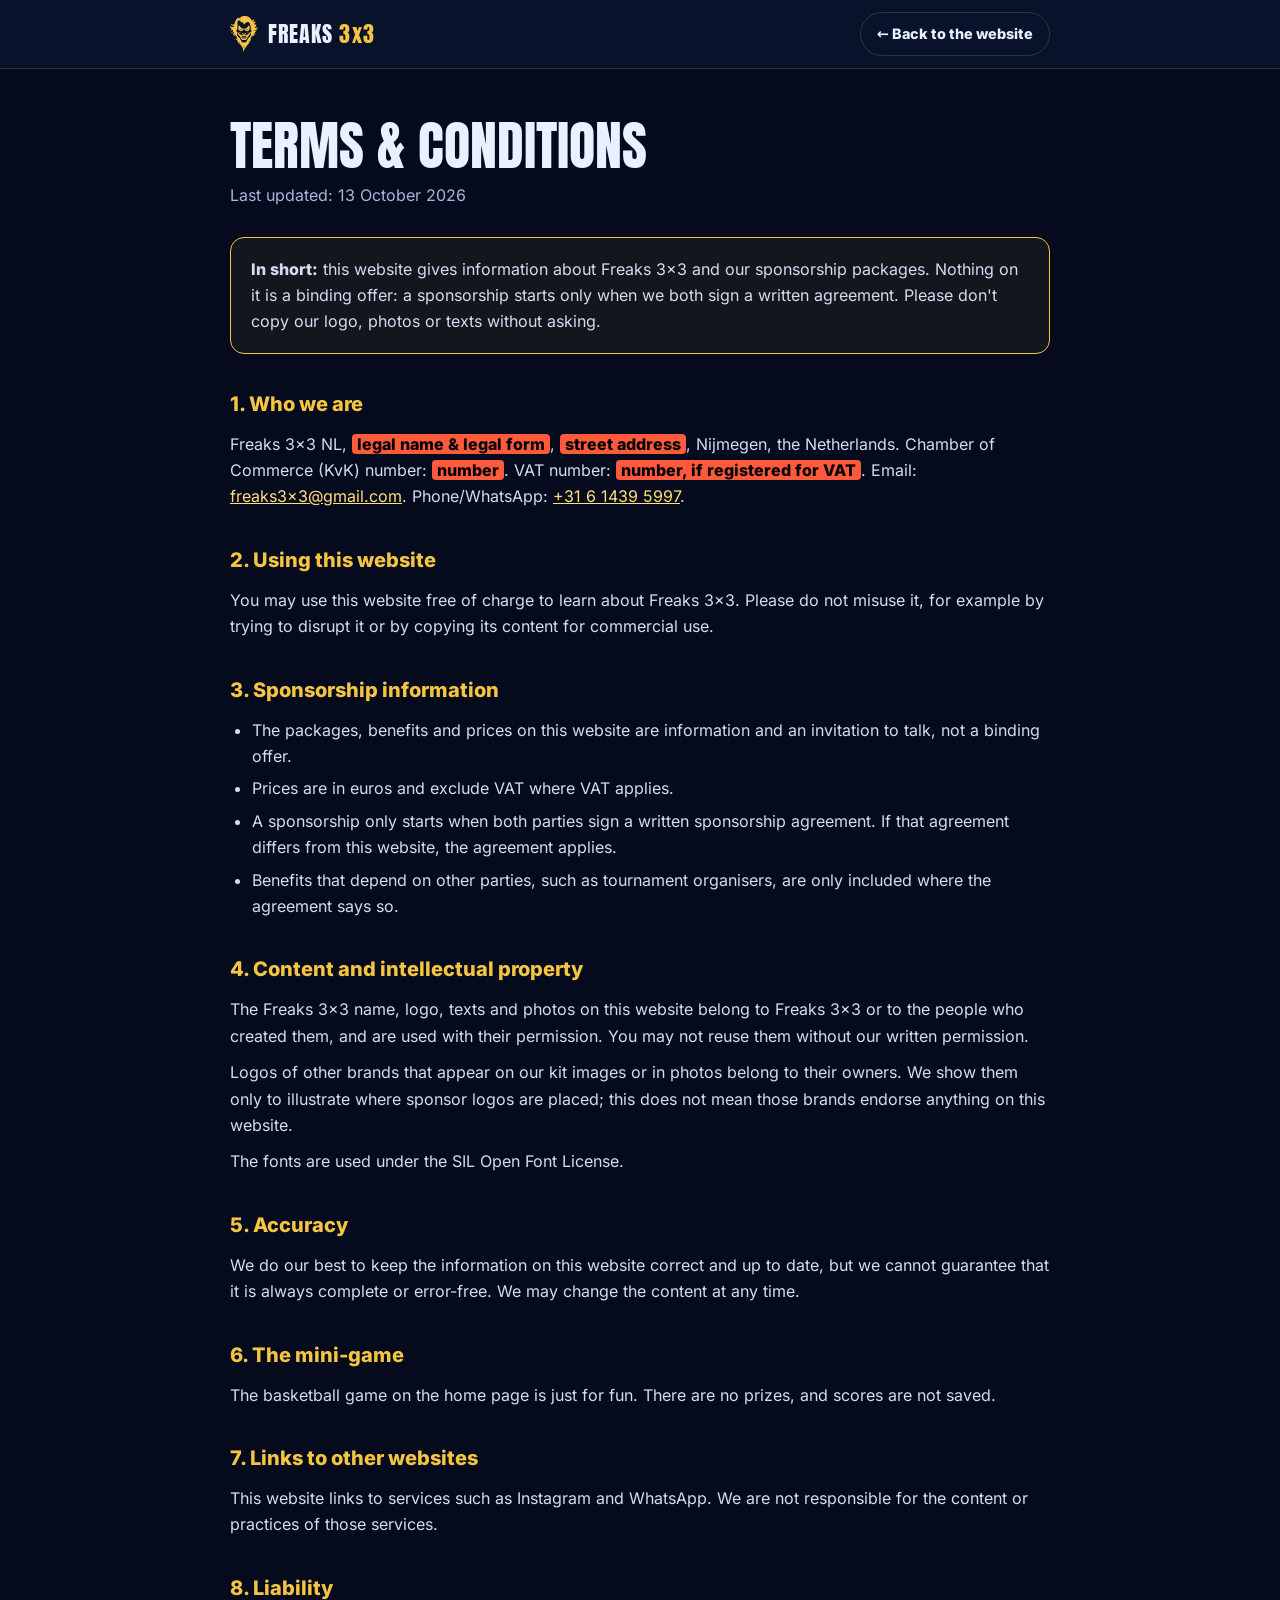
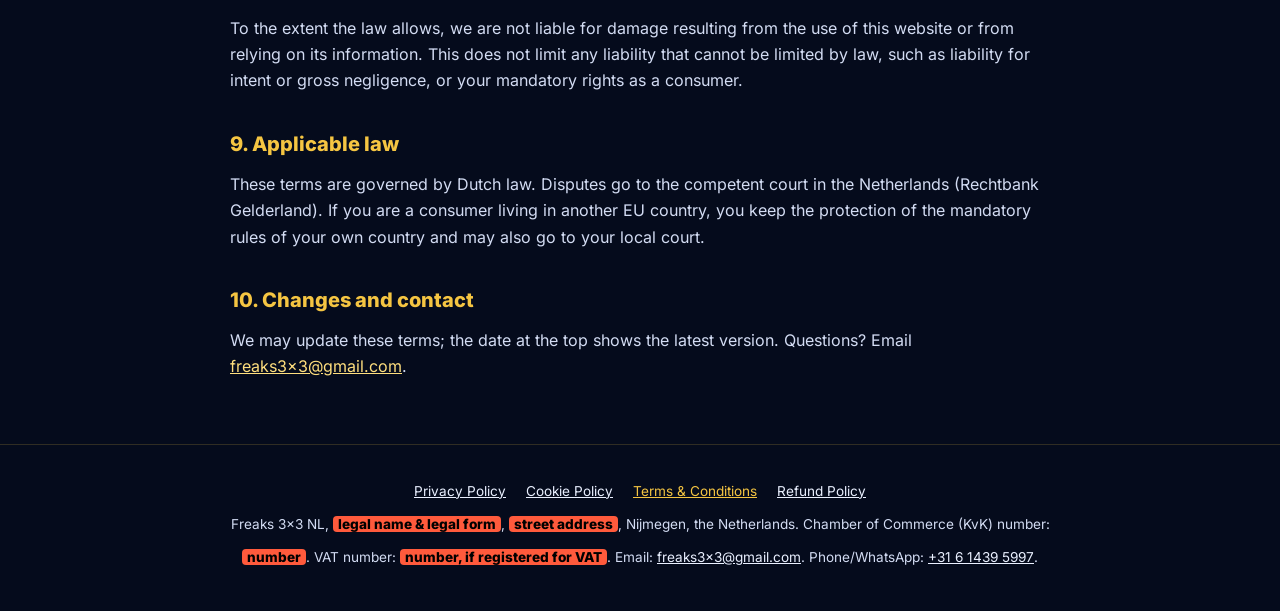
<file: terms.html>
<!doctype html>
<html lang="en">
<head>
<meta charset="utf-8">
<meta name="viewport" content="width=device-width, initial-scale=1">
<title>Terms &amp; Conditions — Freaks 3x3</title>
<meta name="description" content="Terms for using the Freaks 3x3 website.">
<meta name="theme-color" content="#050b1c">
<link rel="icon" type="image/png" href="assets/icon-64.png">
<link rel="stylesheet" href="assets/fonts/fonts.css">
<link rel="stylesheet" href="assets/legal.css">
</head>
<body>
<a class="skip" href="#main">Skip to content</a>
<header><div class="wrap">
  <a href="index.html" class="logo" aria-label="Freaks 3x3 home"><img src="assets/logo-gold.png" alt="" width="776" height="1014"><span>FREAKS <b>3x3</b></span></a>
  <a href="index.html" class="home">← Back to the website</a>
</div></header>
<main id="main"><div class="wrap">
<h1>Terms &amp; Conditions</h1>
<p class="updated">Last updated: 13 October 2026</p>

<div class="summary"><p><strong>In short:</strong> this website gives information about Freaks 3x3 and our sponsorship packages. Nothing on it is a binding offer: a sponsorship starts only when we both sign a written agreement. Please don't copy our logo, photos or texts without asking.</p></div>

<h2>1. Who we are</h2>
<p>Freaks 3x3 NL, <mark class="todo">legal name &amp; legal form</mark>, <mark class="todo">street address</mark>, Nijmegen, the Netherlands. Chamber of Commerce (KvK) number: <mark class="todo">number</mark>. VAT number: <mark class="todo">number, if registered for VAT</mark>. Email: <a href="mailto:freaks3x3@gmail.com">freaks3x3@gmail.com</a>. Phone/WhatsApp: <a href="tel:+31614395997">+31 6 1439 5997</a>.</p>

<h2>2. Using this website</h2>
<p>You may use this website free of charge to learn about Freaks 3x3. Please do not misuse it, for example by trying to disrupt it or by copying its content for commercial use.</p>

<h2>3. Sponsorship information</h2>
<ul>
<li>The packages, benefits and prices on this website are information and an invitation to talk, not a binding offer.</li>
<li>Prices are in euros and exclude VAT where VAT applies.</li>
<li>A sponsorship only starts when both parties sign a written sponsorship agreement. If that agreement differs from this website, the agreement applies.</li>
<li>Benefits that depend on other parties, such as tournament organisers, are only included where the agreement says so.</li>
</ul>

<h2>4. Content and intellectual property</h2>
<p>The Freaks 3x3 name, logo, texts and photos on this website belong to Freaks 3x3 or to the people who created them, and are used with their permission. You may not reuse them without our written permission.</p>
<p>Logos of other brands that appear on our kit images or in photos belong to their owners. We show them only to illustrate where sponsor logos are placed; this does not mean those brands endorse anything on this website.</p>
<p>The fonts are used under the SIL Open Font License.</p>

<h2>5. Accuracy</h2>
<p>We do our best to keep the information on this website correct and up to date, but we cannot guarantee that it is always complete or error-free. We may change the content at any time.</p>

<h2>6. The mini-game</h2>
<p>The basketball game on the home page is just for fun. There are no prizes, and scores are not saved.</p>

<h2>7. Links to other websites</h2>
<p>This website links to services such as Instagram and WhatsApp. We are not responsible for the content or practices of those services.</p>

<h2>8. Liability</h2>
<p>To the extent the law allows, we are not liable for damage resulting from the use of this website or from relying on its information. This does not limit any liability that cannot be limited by law, such as liability for intent or gross negligence, or your mandatory rights as a consumer.</p>

<h2>9. Applicable law</h2>
<p>These terms are governed by Dutch law. Disputes go to the competent court in the Netherlands (Rechtbank Gelderland). If you are a consumer living in another EU country, you keep the protection of the mandatory rules of your own country and may also go to your local court.</p>

<h2>10. Changes and contact</h2>
<p>We may update these terms; the date at the top shows the latest version. Questions? Email <a href="mailto:freaks3x3@gmail.com">freaks3x3@gmail.com</a>.</p>

</div></main>
<footer><div class="wrap">
<nav aria-label="Legal"><a href="privacy.html">Privacy Policy</a><a href="cookies.html">Cookie Policy</a><a href="terms.html" aria-current="page">Terms &amp; Conditions</a><a href="refunds.html">Refund Policy</a></nav>
<p>Freaks 3x3 NL, <mark class="todo">legal name &amp; legal form</mark>, <mark class="todo">street address</mark>, Nijmegen, the Netherlands. Chamber of Commerce (KvK) number: <mark class="todo">number</mark>. VAT number: <mark class="todo">number, if registered for VAT</mark>. Email: <a href="mailto:freaks3x3@gmail.com">freaks3x3@gmail.com</a>. Phone/WhatsApp: <a href="tel:+31614395997">+31 6 1439 5997</a>.</p>
</div></footer>
</body>
</html>
</file>
<file: assets/fonts/fonts.css>
/* Self-hosted fonts (SIL Open Font License 1.1, see OFL-*.txt). No requests to Google. */
@font-face{font-family:'Anton';font-style:normal;font-display:swap;font-weight:400;src:url(./anton-latin-ext-400-normal.woff2) format('woff2');unicode-range:U+0100-02BA,U+02BD-02C5,U+02C7-02CC,U+02CE-02D7,U+02DD-02FF,U+0304,U+0308,U+0329,U+1D00-1DBF,U+1E00-1E9F,U+1EF2-1EFF,U+2020,U+20A0-20AB,U+20AD-20C0,U+2113,U+2C60-2C7F,U+A720-A7FF}
@font-face{font-family:'Anton';font-style:normal;font-display:swap;font-weight:400;src:url(./anton-latin-400-normal.woff2) format('woff2');unicode-range:U+0000-00FF,U+0131,U+0152-0153,U+02BB-02BC,U+02C6,U+02DA,U+02DC,U+0304,U+0308,U+0329,U+2000-206F,U+20AC,U+2122,U+2191,U+2193,U+2212,U+2215,U+FEFF,U+FFFD}
@font-face{font-family:'Inter';font-style:normal;font-display:swap;font-weight:400;src:url(./inter-latin-ext-400-normal.woff2) format('woff2');unicode-range:U+0100-02BA,U+02BD-02C5,U+02C7-02CC,U+02CE-02D7,U+02DD-02FF,U+0304,U+0308,U+0329,U+1D00-1DBF,U+1E00-1E9F,U+1EF2-1EFF,U+2020,U+20A0-20AB,U+20AD-20C0,U+2113,U+2C60-2C7F,U+A720-A7FF}
@font-face{font-family:'Inter';font-style:normal;font-display:swap;font-weight:400;src:url(./inter-latin-400-normal.woff2) format('woff2');unicode-range:U+0000-00FF,U+0131,U+0152-0153,U+02BB-02BC,U+02C6,U+02DA,U+02DC,U+0304,U+0308,U+0329,U+2000-206F,U+20AC,U+2122,U+2191,U+2193,U+2212,U+2215,U+FEFF,U+FFFD}
@font-face{font-family:'Inter';font-style:normal;font-display:swap;font-weight:600;src:url(./inter-latin-ext-600-normal.woff2) format('woff2');unicode-range:U+0100-02BA,U+02BD-02C5,U+02C7-02CC,U+02CE-02D7,U+02DD-02FF,U+0304,U+0308,U+0329,U+1D00-1DBF,U+1E00-1E9F,U+1EF2-1EFF,U+2020,U+20A0-20AB,U+20AD-20C0,U+2113,U+2C60-2C7F,U+A720-A7FF}
@font-face{font-family:'Inter';font-style:normal;font-display:swap;font-weight:600;src:url(./inter-latin-600-normal.woff2) format('woff2');unicode-range:U+0000-00FF,U+0131,U+0152-0153,U+02BB-02BC,U+02C6,U+02DA,U+02DC,U+0304,U+0308,U+0329,U+2000-206F,U+20AC,U+2122,U+2191,U+2193,U+2212,U+2215,U+FEFF,U+FFFD}
@font-face{font-family:'Inter';font-style:normal;font-display:swap;font-weight:800;src:url(./inter-latin-ext-800-normal.woff2) format('woff2');unicode-range:U+0100-02BA,U+02BD-02C5,U+02C7-02CC,U+02CE-02D7,U+02DD-02FF,U+0304,U+0308,U+0329,U+1D00-1DBF,U+1E00-1E9F,U+1EF2-1EFF,U+2020,U+20A0-20AB,U+20AD-20C0,U+2113,U+2C60-2C7F,U+A720-A7FF}
@font-face{font-family:'Inter';font-style:normal;font-display:swap;font-weight:800;src:url(./inter-latin-800-normal.woff2) format('woff2');unicode-range:U+0000-00FF,U+0131,U+0152-0153,U+02BB-02BC,U+02C6,U+02DA,U+02DC,U+0304,U+0308,U+0329,U+2000-206F,U+20AC,U+2122,U+2191,U+2193,U+2212,U+2215,U+FEFF,U+FFFD}
</file>
<file: assets/legal.css>
:root{--navy-900:#050b1c;--navy-800:#08122b;--navy-700:#0d1c42;--gold:#f5c542;--gold-2:#ffdf7e;--ink:#eaf0ff;--muted:#a9b6d8;--line:rgba(245,197,66,.18)}
*{box-sizing:border-box;margin:0;padding:0}
body{background:var(--navy-900);color:var(--ink);font-family:"Inter",system-ui,-apple-system,Segoe UI,Roboto,sans-serif;line-height:1.65;font-size:1rem}
a{color:var(--gold-2)}
.skip{position:absolute;left:12px;top:-80px;z-index:100;background:var(--gold);color:#1a1200;padding:12px 18px;border-radius:10px;font-weight:800;text-decoration:none}
.skip:focus{top:12px}
:focus-visible{outline:2px solid var(--gold);outline-offset:3px}
header{border-bottom:1px solid var(--line);background:var(--navy-800)}
header .wrap{display:flex;align-items:center;justify-content:space-between;gap:16px;padding-block:12px}
.logo{display:flex;align-items:center;gap:10px;font-family:"Anton",Impact,sans-serif;font-size:1.4rem;letter-spacing:.05em;color:var(--ink);text-decoration:none}
.logo b{color:var(--gold);font-weight:400}.logo img{height:36px;width:auto}
.home{display:inline-flex;align-items:center;min-height:44px;padding:0 16px;border:1px solid var(--line);border-radius:999px;color:var(--ink);text-decoration:none;font-weight:700;font-size:.9rem}
.home:hover{border-color:var(--gold);color:var(--gold)}
.wrap{width:min(820px,100% - 32px);margin-inline:auto}
main{padding:48px 0 64px}
h1{font-family:"Anton",Impact,sans-serif;font-weight:400;text-transform:uppercase;font-size:clamp(2.2rem,6vw,3.4rem);line-height:1.05;margin-bottom:8px}
.updated{color:var(--muted);margin-bottom:28px}
.summary{border:1px solid var(--gold);border-radius:14px;padding:18px 20px;margin-bottom:32px;background:rgba(245,197,66,.06)}
h2{font-size:1.25rem;margin:34px 0 10px;color:var(--gold)}
h3{font-size:1.05rem;margin:20px 0 6px}
p,li{color:#d3dcf3}p+p{margin-top:10px}
ul{padding-left:22px;margin-top:8px}li+li{margin-top:6px}
table{width:100%;border-collapse:collapse;margin-top:12px;font-size:.92rem}
th,td{border:1px solid var(--line);padding:10px;text-align:left;vertical-align:top}
th{background:var(--navy-700);color:var(--ink)}
.tablewrap{overflow-x:auto}
mark.todo{background:#ff5a3c;color:#000;padding:0 5px;border-radius:4px;font-weight:700}
footer{border-top:1px solid var(--line);padding:24px 0 32px;text-align:center;color:var(--muted);font-size:.85rem}
footer nav{display:flex;gap:6px 20px;justify-content:center;flex-wrap:wrap}
footer a{color:var(--ink);display:inline-flex;align-items:center;min-height:44px}
footer a[aria-current]{color:var(--gold)}
</file>
